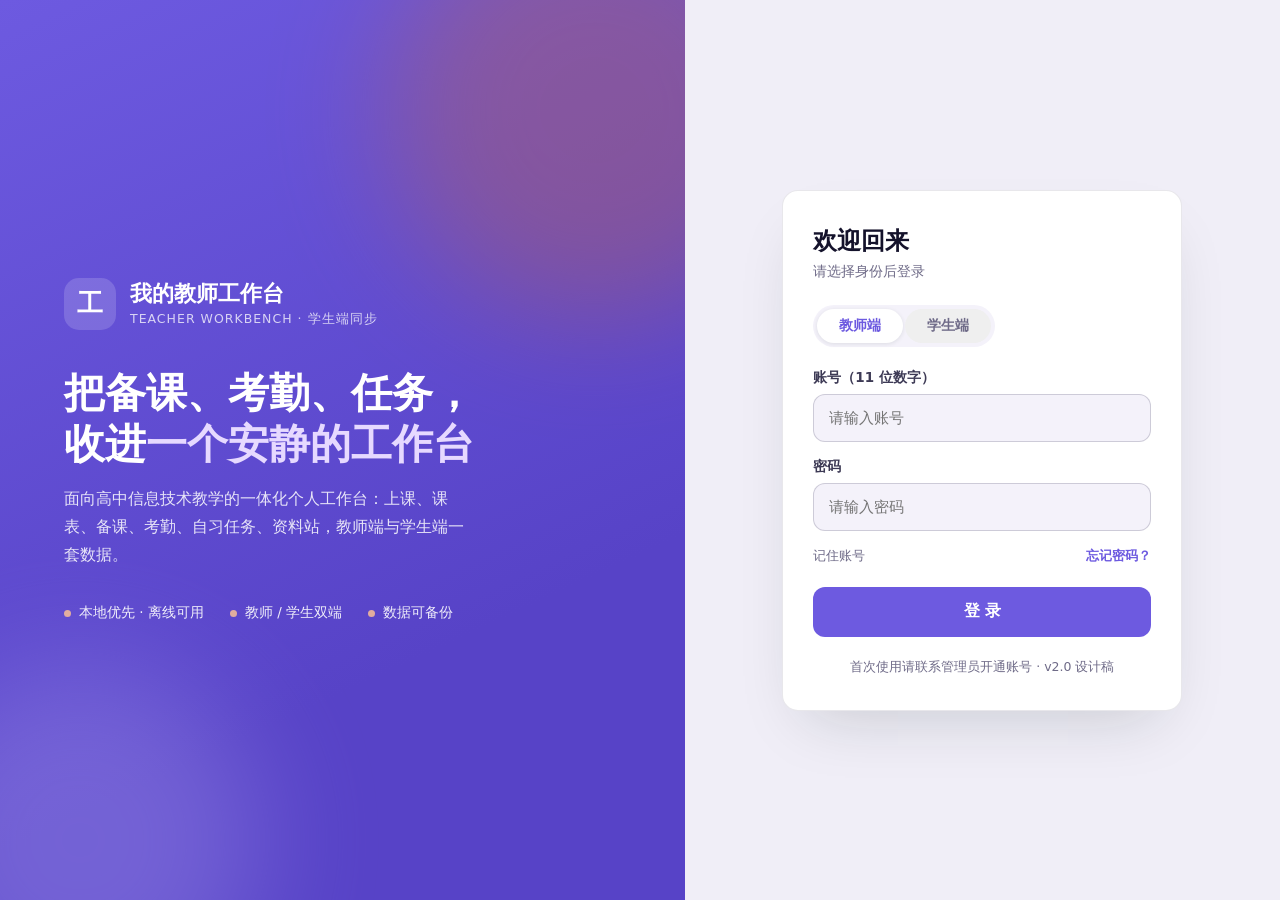
<file: previews/ui-redesign/index.html>
<!DOCTYPE html>
<html lang="zh-CN">
<head>
<meta charset="UTF-8">
<meta name="viewport" content="width=device-width,initial-scale=1,viewport-fit=cover">
<title>教师工作台 · 登录</title>
<style>:root{--page:#f0eef7;--bg:#fff;--panel-2:#f4f2fa;--border:rgba(30,26,60,.10);--border-strong:rgba(30,26,60,.18);--ink-1:#14122b;--ink-2:#3d3a55;--ink-3:#6f6b88;--accent:#6d5ae0;--accent-deep:#5743c7;--accent-soft:rgba(109,90,224,.10);--accent-line:rgba(109,90,224,.28);--accent-2:#d98324;--accent-2-soft:rgba(217,131,36,.14);--r-card:16px;--r-ctl:12px;--r-pill:999px;}*{box-sizing:border-box;margin:0;padding:0;-webkit-tap-highlight-color:transparent}html,body{height:100%}body{font-family:"PingFang SC","Hiragino Sans GB","Microsoft YaHei",system-ui,sans-serif;background:var(--page);color:var(--ink-1);overflow:hidden}button{font:inherit;cursor:pointer;border:0}input{font:inherit;outline:none}.wrap{height:100%;display:grid;grid-template-columns:1.15fr 1fr}.brand{position:relative;overflow:hidden;background:linear-gradient(155deg,#6d5ae0 0%,#5743c7 70%);color:#fff;display:flex;flex-direction:column;justify-content:center;padding:6vw 5vw}.brand .blob{position:absolute;border-radius:50%;filter:blur(60px);opacity:.35;pointer-events:none}.brand .b1{width:420px;height:420px;right:-120px;top:-100px;background:#C4633F}.brand .b2{width:360px;height:360px;left:-100px;bottom:-120px;background:#a99cf0}.brand .logo{display:flex;align-items:center;gap:14px;margin-bottom:38px;position:relative;z-index:1}.brand .mark{width:52px;height:52px;border-radius:15px;background:rgba(255,255,255,.16);display:flex;align-items:center;justify-content:center;font-size:26px;font-weight:800;letter-spacing:.02em}.brand .name{font-size:22px;font-weight:800}.brand .name small{display:block;font-size:12.5px;font-weight:500;opacity:.75;margin-top:2px;letter-spacing:.08em}.brand h1{font-size:clamp(30px,3.2vw,46px);font-weight:800;line-height:1.25;position:relative;z-index:1}.brand h1 em{font-style:normal;color:#e6d9ff}.brand p{margin-top:16px;font-size:15.5px;line-height:1.8;opacity:.85;max-width:42ch;position:relative;z-index:1}.brand .feats{display:flex;gap:26px;margin-top:34px;position:relative;z-index:1;flex-wrap:wrap}.brand .feat{font-size:13.5px;opacity:.9;display:flex;align-items:center;gap:8px}.brand .feat::before{content:"";width:7px;height:7px;border-radius:50%;background:#f0b89a}.form-side{display:flex;align-items:center;justify-content:center;padding:24px}.card{width:100%;max-width:400px;background:var(--bg);border:1px solid var(--border);border-radius:var(--r-card);padding:34px 30px;box-shadow:0 28px 60px -24px rgba(15,35,34,.18)}.card h2{font-size:24px;font-weight:800}.card .sub{font-size:13.5px;color:var(--ink-3);margin:6px 0 24px}.role{display:inline-flex;background:var(--panel-2);border-radius:var(--r-pill);padding:4px;gap:2px;margin-bottom:22px}.role button{padding:8px 22px;border-radius:var(--r-pill);font-size:14px;color:var(--ink-3);font-weight:600}.role button.on{background:#fff;color:var(--accent);box-shadow:0 1px 4px rgba(15,35,34,.1)}.field{margin-bottom:16px}.field label{display:block;font-size:13.5px;font-weight:600;color:var(--ink-2);margin-bottom:7px}.field input{width:100%;height:48px;border:1px solid var(--border-strong);border-radius:var(--r-ctl);padding:0 15px;font-size:15px;background:var(--panel-2)}.field input:focus{border-color:var(--accent-line);background:#fff}.row{display:flex;justify-content:space-between;align-items:center;font-size:13px;color:var(--ink-3);margin:4px 0 22px}.row a{color:var(--accent);text-decoration:none;font-weight:600}.submit{width:100%;height:50px;border-radius:var(--r-ctl);background:var(--accent);color:#fff;font-size:16px;font-weight:700}.submit:active{background:var(--accent-deep)}.foot{margin-top:22px;text-align:center;font-size:12.5px;color:var(--ink-3)}@media(max-width:820px){.wrap{grid-template-columns:1fr;overflow-y:auto}.brand{padding:calc(env(safe-area-inset-top)+48px) 26px 26px;min-height:280px;justify-content:flex-end}.brand .logo{margin-bottom:22px}.brand h1{font-size:28px}.brand p{font-size:14px}.brand .feats{display:none}.form-side{padding:20px 18px 40px}}</style>
</head>
<body>
<div class="wrap">
  <section class="brand">
    <div class="blob b1"></div><div class="blob b2"></div>
    <div class="logo"><div class="mark">工</div><div class="name">我的教师工作台<small>TEACHER WORKBENCH · 学生端同步</small></div></div>
    <h1>把备课、考勤、任务，<br>收进<em>一个安静的工作台</em></h1>
    <p>面向高中信息技术教学的一体化个人工作台：上课、课表、备课、考勤、自习任务、资料站，教师端与学生端一套数据。</p>
    <div class="feats"><span class="feat">本地优先 · 离线可用</span><span class="feat">教师 / 学生双端</span><span class="feat">数据可备份</span></div>
  </section>
  <section class="form-side">
    <form class="card" onsubmit="return false">
      <h2>欢迎回来</h2>
      <div class="sub">请选择身份后登录</div>
      <div class="role">
        <button type="button" class="on">教师端</button>
        <button type="button">学生端</button>
      </div>
      <div class="field"><label>账号（11 位数字）</label><input inputmode="numeric" placeholder="请输入账号"></div>
      <div class="field"><label>密码</label><input type="password" placeholder="请输入密码"></div>
      <div class="row"><span>记住账号</span><a href="#">忘记密码？</a></div>
      <button class="submit" type="button" id="login-btn">登 录</button>
      <div class="foot">首次使用请联系管理员开通账号 · v2.0 设计稿</div>
    </form>
  </section>
</div>
<script>
let role='teacher';
document.querySelectorAll('.role button').forEach(b=>b.onclick=()=>{
  document.querySelectorAll('.role button').forEach(x=>x.classList.toggle('on',x===b));
  role=b.textContent.trim()==='学生端'?'student':'teacher';
});
document.getElementById('login-btn').onclick=()=>{
  location.href=role==='student'?'student.html':'teacher.html';
};
</script>
</body>
</html>
</file>
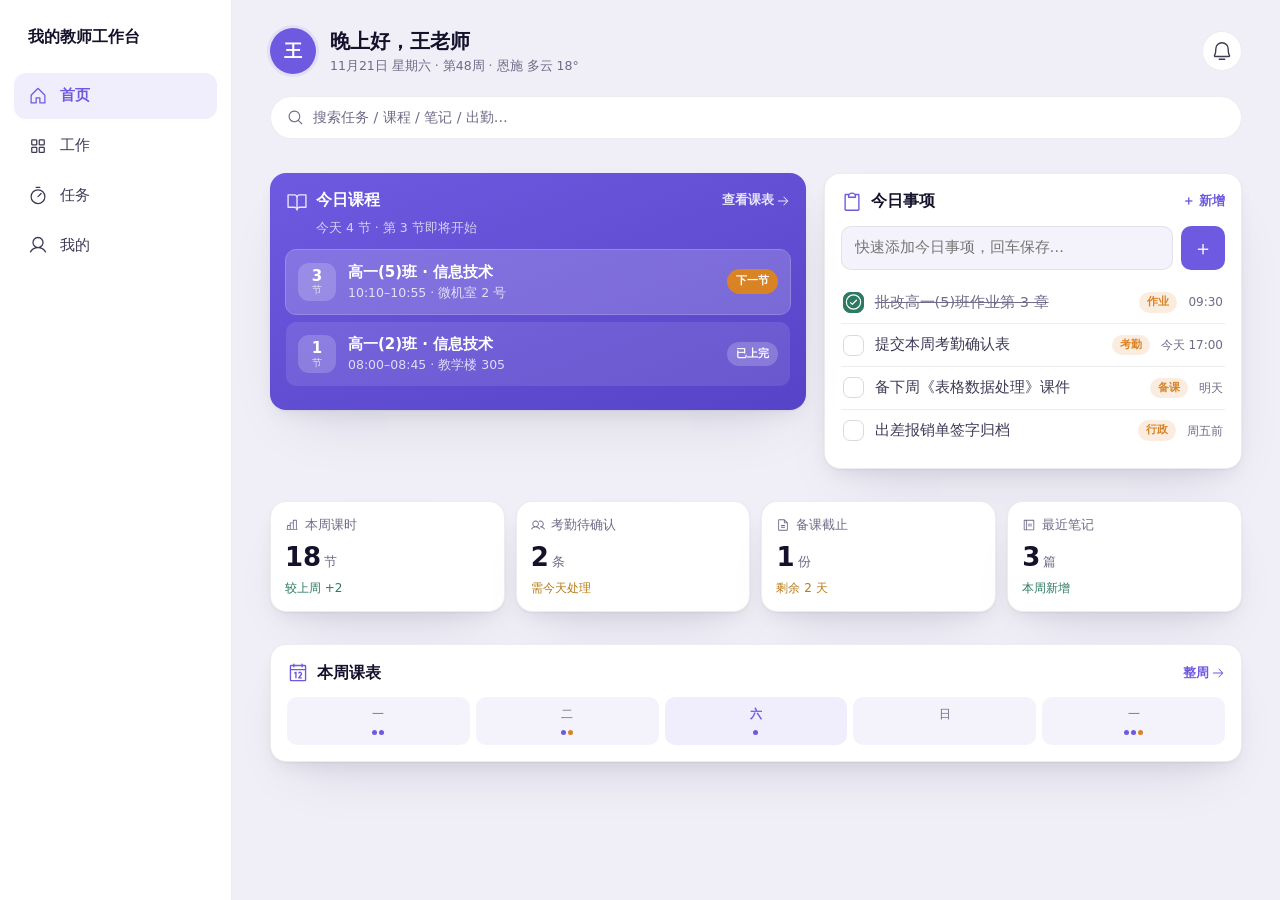
<file: teacher.html>
<!DOCTYPE html>
<html lang="zh-CN">
<head>
<meta charset="UTF-8">
<meta name="viewport" content="width=device-width,initial-scale=1,viewport-fit=cover,maximum-scale=1">
<meta name="theme-color" content="#e9eeed">
<title>教师工作台 · 首页</title>
<style>
/* ══ 设计令牌：多主题，默认「紫」；html[data-theme] 切换 ══ */
:root{
  --page:#f0eef7; --bg:#ffffff; --panel-2:#f4f2fa; --panel-3:#eae7f4;
  --border:rgba(30,26,60,.08); --border-strong:rgba(30,26,60,.16);
  --ink-1:#14122b; --ink-2:#3d3a55; --ink-3:#6f6b88;
  --accent:#6d5ae0; --accent-deep:#5743c7; --accent-soft:rgba(109,90,224,.10); --accent-line:rgba(109,90,224,.28);
  --accent-2:#d98324; --accent-2-soft:rgba(217,131,36,.14);
  --grad-1:#6d5ae0; --grad-2:#5743c7;
  --on-accent:#fff; --up:#2C7A62; --down:#C0453C; --warn:#B77A16;
  --r-shell:24px; --r-card:16px; --r-ctl:10px; --r-pill:999px;
  --ease:cubic-bezier(.22,.75,.3,1); --tab:64px;
  --shadow-card:0 1px 2px rgba(20,18,43,.05),0 8px 20px -6px rgba(20,18,43,.08),0 28px 60px -24px rgba(20,18,43,.12);
  --frame:#ffffff; --frame-2:#e6e2f2; --stage-1:#f0eef7; --stage-2:#e2ddf2;
  --halo-1:var(--accent); --halo-2:var(--accent-2); --halo-a:.18;
}
html[data-theme="teal"]{
  --page:#e9eeed; --panel-2:#f1f5f4; --panel-3:#e7eeec; --border:rgba(16,38,38,.08); --border-strong:rgba(16,38,38,.16);
  --ink-1:#0f2322; --ink-2:#3a4b4a; --ink-3:#6b7d7c;
  --accent:#176C6B; --accent-deep:#0f5251; --accent-soft:rgba(23,108,107,.10); --accent-line:rgba(23,108,107,.28);
  --accent-2:#C4633F; --accent-2-soft:rgba(196,99,63,.12); --grad-1:#176C6B; --grad-2:#0f5251;
  --frame-2:#dfe6e4; --stage-1:#e9eeed; --stage-2:#d5e0de;
}
html[data-theme="blue"]{
  --page:#f2f6fd; --panel-2:#eef3fb; --panel-3:#e4ecf7; --border:rgba(18,38,66,.08); --border-strong:rgba(18,38,66,.16);
  --ink-1:#101d2e; --ink-2:#3a4a5e; --ink-3:#6b7a8c;
  --accent:#0A84FF; --accent-deep:#0066D6; --accent-soft:rgba(10,132,255,.10); --accent-line:rgba(10,132,255,.28);
  --accent-2:#FF9F0A; --accent-2-soft:rgba(255,159,10,.14); --grad-1:#0A84FF; --grad-2:#0066D6;
  --frame-2:#dde7f5; --stage-1:#f2f6fd; --stage-2:#dce7f5;
}
html[data-theme="forest"]{
  --page:#ecf3f0; --panel-2:#f1f6f4; --panel-3:#e6eeea; --border:rgba(18,42,34,.08); --border-strong:rgba(18,42,34,.16);
  --ink-1:#0f211a; --ink-2:#384b43; --ink-3:#6b7d74;
  --accent:#2C7A62; --accent-deep:#1f5e4b; --accent-soft:rgba(44,122,98,.10); --accent-line:rgba(44,122,98,.28);
  --accent-2:#D2693E; --accent-2-soft:rgba(210,105,62,.13); --grad-1:#2C7A62; --grad-2:#1f5e4b;
  --frame-2:#d9e6df; --stage-1:#ecf3f0; --stage-2:#d8e6df;
}
html[data-theme="dark"]{
  --page:#17171d; --bg:#202028; --panel-2:#26262f; --panel-3:#2c2c36;
  --border:rgba(255,255,255,.08); --border-strong:rgba(255,255,255,.16);
  --ink-1:#f2f0f8; --ink-2:#c9c5d6; --ink-3:#9490a6;
  --accent:#8b7cff; --accent-deep:#6d5ae0; --accent-soft:rgba(139,124,255,.14); --accent-line:rgba(139,124,255,.3);
  --accent-2:#e8a25c; --accent-2-soft:rgba(232,162,92,.16); --grad-1:#5a48c9; --grad-2:#3f328f;
  --frame-2:#2c2c36; --stage-1:#17171d; --stage-2:#121217;
  --shadow-card:0 1px 2px rgba(0,0,0,.2),0 8px 20px -6px rgba(0,0,0,.3),0 28px 60px -24px rgba(0,0,0,.4);
}
html[data-theme="cream"]{
  --page:#f3eee2; --bg:#fbf8f0; --panel-2:#efe9da; --panel-3:#e8e0cd;
  --border:rgba(90,74,48,.10); --border-strong:rgba(90,74,48,.18);
  --ink-1:#3a3226; --ink-2:#5c5344; --ink-3:#8a8071;
  --accent:#6b8f6f; --accent-deep:#557559; --accent-soft:rgba(107,143,111,.12); --accent-line:rgba(107,143,111,.3);
  --accent-2:#c08a4e; --accent-2-soft:rgba(192,138,78,.15); --grad-1:#6b8f6f; --grad-2:#557559;
  --frame-2:#e5ddc9; --stage-1:#f3eee2; --stage-2:#e8e0cd;
}
*{box-sizing:border-box;margin:0;padding:0;-webkit-tap-highlight-color:transparent}
html,body{height:100%}
body{background:var(--page);color:var(--ink-1);overflow:hidden;
  font-family:"PingFang SC","Hiragino Sans GB","Microsoft YaHei",system-ui,sans-serif;
  font-size:16px;line-height:1.5}
button{font:inherit;color:inherit;background:none;border:0;cursor:pointer;min-height:24px}
img,svg{display:block;max-width:100%}
.ic{width:22px;height:22px;flex:0 0 auto}
.ic.sm{width:17px;height:17px}
.ic.xs{width:14px;height:14px}

/* ══ 取景框 ══ */
.stage{position:fixed;inset:0;display:flex;align-items:center;justify-content:center;overflow:hidden;
  background:radial-gradient(130% 90% at 50% 8%,var(--stage-1),var(--stage-2) 72%)}
.stage::before{content:"";position:absolute;inset:-18%;z-index:0;pointer-events:none;opacity:var(--halo-a);filter:blur(90px);
  background:radial-gradient(38% 30% at 22% 24%,var(--halo-1),transparent 70%),
             radial-gradient(42% 34% at 78% 74%,var(--halo-2),transparent 70%)}
#app{position:relative;z-index:1;width:100%;height:100%;overflow:hidden;background:var(--page)}
@media(min-width:760px){
  #app{width:390px;height:min(844px,88vh);border-radius:44px;
    box-shadow:0 0 0 11px var(--frame),0 0 0 13px var(--frame-2),0 44px 100px rgba(15,35,34,.22)}
  .notch{position:absolute;top:9px;left:50%;transform:translateX(-50%);width:112px;height:26px;border-radius:15px;background:var(--frame);z-index:60}
}
@media(max-width:759px){.notch{display:none}.stage::before{display:none}}

.statusbar{position:absolute;top:0;left:0;right:0;z-index:55;height:44px;padding:0 22px;display:flex;
  align-items:center;justify-content:space-between;pointer-events:none;font-size:13px;font-weight:600}
.sb-r{display:flex;align-items:center;gap:5px}
.sb-r i{display:block;background:currentColor;border-radius:1px}
.sb-r .sig{width:15px;height:10px;clip-path:polygon(0 72%,18% 72%,18% 100%,0 100%,27% 46%,45% 46%,45% 100%,27% 100%,54% 22%,72% 22%,72% 100%,54% 100%,54% 22%,82% 0,100% 0,100% 100%,82% 100%)}
.sb-r .wifi{width:14px;height:10px;clip-path:polygon(50% 100%,32% 74%,68% 74%,50% 100%,50% 66%,20% 40%,28% 30%,72% 30%,80% 40%,50% 66%,50% 24%,8% 12%,14% 2%,86% 2%,92% 12%)}
.sb-r .bat{width:22px;height:11px;border-radius:3px;box-shadow:inset 0 0 0 1px currentColor;position:relative}
.sb-r .bat::before{content:"";position:absolute;inset:2px;width:64%;background:currentColor;border-radius:1px}

/* ══ 顶栏：问候 + 通知 ══ */
.topbar{position:absolute;top:0;left:0;right:0;z-index:50;
  padding:calc(env(safe-area-inset-top) + 54px) 20px 10px;display:flex;align-items:center;gap:12px}
.avatar{width:44px;height:44px;border-radius:var(--r-pill);background:var(--accent);color:var(--on-accent);
  display:flex;align-items:center;justify-content:center;font-weight:700;font-size:18px;flex:0 0 auto;
  box-shadow:0 0 0 3px var(--accent-soft)}
.greet{flex:1;min-width:0}
.greet .hi{font-size:17px;font-weight:700;color:var(--ink-1)}
.greet .sub{font-size:12.5px;color:var(--ink-3);margin-top:1px}
.icon-btn{width:40px;height:40px;border-radius:var(--r-pill);background:var(--bg);border:1px solid var(--border);
  display:flex;align-items:center;justify-content:center;color:var(--ink-2);position:relative}
.icon-btn .dot{position:absolute;top:9px;right:10px;width:7px;height:7px;border-radius:50%;background:var(--accent-2);border:1.5px solid var(--bg)}

/* ══ 内容流 ══ */
#flow{height:100%;overflow-y:auto;-webkit-overflow-scrolling:touch;scrollbar-width:none;
  padding:calc(env(safe-area-inset-top) + 112px) 16px calc(var(--tab) + env(safe-area-inset-bottom) + 22px)}
#flow::-webkit-scrollbar{display:none}
.panel[hidden]{display:none}

.search{display:flex;align-items:center;gap:9px;background:var(--bg);border:1px solid var(--border);
  border-radius:var(--r-pill);padding:10px 16px;margin-bottom:16px;color:var(--ink-3);font-size:14px}
.search .ic{color:var(--ink-3)}

.card{background:var(--bg);border:1px solid var(--border);border-radius:var(--r-card);
  padding:16px;margin-bottom:14px;box-shadow:var(--shadow-card)}
.card-hd{display:flex;align-items:center;gap:8px;margin-bottom:12px}
.card-hd .ic{color:var(--accent)}
.card-hd h3{font-size:15.5px;font-weight:700;color:var(--ink-1)}
.card-hd .link{margin-left:auto;font-size:12.5px;color:var(--accent);display:flex;align-items:center;gap:2px;font-weight:600}

/* 今日课程：主卡，青底 */
.hero-card{background:linear-gradient(160deg,var(--grad-1) 0%,var(--grad-2) 100%);color:#fff;border:0;overflow:hidden;position:relative}
.hero-card .card-hd h3{color:#fff}
.hero-card .card-hd .ic{color:rgba(255,255,255,.85)}
.hero-card .card-hd .link{color:rgba(255,255,255,.85)}
.hero-card .hero-sub{font-size:12.5px;color:rgba(255,255,255,.72);margin:-6px 0 12px 30px}
.per{display:flex;align-items:center;gap:12px;padding:11px 12px;border-radius:var(--r-ctl);
  background:rgba(255,255,255,.10);margin-bottom:8px}
.per:last-child{margin-bottom:0}
.per.next{background:rgba(255,255,255,.18);outline:1px solid rgba(255,255,255,.32)}
.per .no{width:38px;height:38px;border-radius:11px;background:rgba(255,255,255,.18);display:flex;flex-direction:column;
  align-items:center;justify-content:center;flex:0 0 auto;line-height:1.1}
.per .no b{font-size:15px}
.per .no span{font-size:10px;opacity:.75}
.per .meta{flex:1;min-width:0}
.per .meta .t{font-size:15px;font-weight:600}
.per .meta .d{font-size:12.5px;opacity:.78;margin-top:1px}
.per .badge{font-size:11px;font-weight:700;padding:4px 9px;border-radius:var(--r-pill);background:var(--accent-2);color:#fff}
.per .badge.soft{background:rgba(255,255,255,.2);color:#fff}

/* 今日事项 */
.quick-add{display:flex;gap:8px;margin-bottom:12px}
.quick-add input{flex:1;min-width:0;border:1px solid var(--border);background:var(--panel-2);
  border-radius:var(--r-ctl);padding:10px 13px;font:inherit;font-size:14.5px;color:var(--ink-1);outline:none}
.quick-add input:focus{border-color:var(--accent-line)}
.quick-add button{width:44px;border-radius:var(--r-ctl);background:var(--accent);color:var(--on-accent);
  display:flex;align-items:center;justify-content:center;font-size:20px;font-weight:500;flex:0 0 auto}
.todo{display:flex;align-items:center;gap:11px;padding:10px 2px;border-bottom:1px solid var(--border)}
.todo:last-child{border-bottom:0}
.todo .ck{width:21px;height:21px;border-radius:7px;border:1.5px solid var(--border-strong);flex:0 0 auto;
  display:flex;align-items:center;justify-content:center;color:#fff}
.todo.done .ck{background:var(--up);border-color:var(--up)}
.todo .tx{flex:1;font-size:14.5px;color:var(--ink-2)}
.todo.done .tx{color:var(--ink-3);text-decoration:line-through}
.todo .when{font-size:12px;color:var(--ink-3)}
.todo .tag{font-size:11px;padding:2px 8px;border-radius:var(--r-pill);background:var(--accent-2-soft);color:var(--accent-2);font-weight:600}

/* 统计小卡 2×2 */
.stats{display:grid;grid-template-columns:repeat(2,1fr);gap:11px;margin-bottom:14px}
.stat{background:var(--bg);border:1px solid var(--border);border-radius:var(--r-card);padding:14px;box-shadow:var(--shadow-card)}
.stat .k{font-size:12.5px;color:var(--ink-3);display:flex;align-items:center;gap:6px}
.stat .v{font-size:26px;font-weight:700;color:var(--ink-1);margin-top:4px;font-variant-numeric:tabular-nums}
.stat .v small{font-size:13px;font-weight:500;color:var(--ink-3);margin-left:3px}
.stat .f{font-size:12px;color:var(--up);margin-top:2px}
.stat .f.warn{color:var(--warn)}

/* 周课表条 */
.week{display:flex;gap:6px}
.week .d{flex:1;text-align:center;padding:9px 0;border-radius:var(--r-ctl);background:var(--panel-2)}
.week .d.on{background:var(--accent-soft)}
.week .d .w{font-size:11.5px;color:var(--ink-3)}
.week .d.on .w{color:var(--accent);font-weight:700}
.week .d .dots{display:flex;gap:2px;justify-content:center;margin-top:6px;min-height:6px}
.week .d .dots i{width:5px;height:5px;border-radius:50%;background:var(--accent)}
.week .d .dots i.t{background:var(--accent-2)}

/* ══ 工作中心 ══ */
.group{margin-bottom:18px}
.group-hd{font-size:12.5px;font-weight:700;color:var(--ink-3);letter-spacing:.06em;margin:0 4px 10px}
.grid{display:grid;grid-template-columns:repeat(4,1fr);gap:10px}
.tile{background:var(--bg);border:1px solid var(--border);border-radius:var(--r-card);padding:14px 6px 11px;
  display:flex;flex-direction:column;align-items:center;gap:8px;box-shadow:var(--shadow-card)}
.tile .ti{width:42px;height:42px;border-radius:13px;background:var(--accent-soft);color:var(--accent);
  display:flex;align-items:center;justify-content:center}
.tile.warn .ti{background:var(--accent-2-soft);color:var(--accent-2)}
.tile span{font-size:12.5px;color:var(--ink-2);text-align:center}

/* ══ 任务页 ══ */
.seg{display:inline-flex;background:var(--panel-2);border-radius:var(--r-pill);padding:4px;gap:2px;margin-bottom:14px}
.seg button{padding:7px 15px;border-radius:var(--r-pill);font-size:13.5px;color:var(--ink-3);font-weight:600}
.seg button.on{background:var(--bg);color:var(--accent);box-shadow:var(--shadow-card)}
.task{display:flex;gap:13px;padding:14px;background:var(--bg);border:1px solid var(--border);
  border-radius:var(--r-card);margin-bottom:11px;box-shadow:var(--shadow-card)}
.task .st{width:6px;border-radius:3px;background:var(--accent);flex:0 0 auto}
.task.done .st{background:var(--border-strong)}
.task .b{flex:1;min-width:0}
.task .b .tt{font-size:15px;font-weight:600;color:var(--ink-1)}
.task .b .dd{font-size:12.5px;color:var(--ink-3);margin-top:3px}
.task .meta-row{display:flex;gap:8px;margin-top:9px;flex-wrap:wrap}
.chip{font-size:11.5px;padding:3px 9px;border-radius:var(--r-pill);background:var(--panel-2);color:var(--ink-3);font-weight:600}
.chip.g{background:rgba(44,122,98,.12);color:var(--up)}
.chip.o{background:var(--accent-2-soft);color:var(--accent-2)}
.chip.teal{background:var(--accent-soft);color:var(--accent)}

/* ══ 我的 ══ */
.me-hero{background:linear-gradient(160deg,var(--grad-1),var(--grad-2));border-radius:var(--r-card);padding:20px;
  display:flex;align-items:center;gap:14px;color:#fff;margin-bottom:14px;border:0;box-shadow:var(--shadow-card)}
.me-hero .avatar{width:56px;height:56px;font-size:22px;background:rgba(255,255,255,.18);box-shadow:none}
.me-hero .n{font-size:19px;font-weight:700}
.me-hero .r{font-size:12.5px;opacity:.8;margin-top:2px}
.menu{background:var(--bg);border:1px solid var(--border);border-radius:var(--r-card);overflow:hidden;box-shadow:var(--shadow-card)}
.menu .row{display:flex;align-items:center;gap:13px;padding:15px 16px;border-bottom:1px solid var(--border)}
.menu .row:last-child{border-bottom:0}
.menu .row .ic{color:var(--accent)}
.menu .row .lbl{flex:1;font-size:15px;color:var(--ink-1)}
.menu .row .val{font-size:12.5px;color:var(--ink-3)}
.menu .row .arrow{color:var(--ink-3)}

/* ══ 底部 tab ══ */
.tabbar{position:absolute;left:0;right:0;bottom:0;z-index:50;height:var(--tab);padding-bottom:env(safe-area-inset-bottom);
  display:flex;align-items:stretch;background:var(--bg);border-top:1px solid var(--border)}
.tabbar button{flex:1;display:flex;flex-direction:column;align-items:center;justify-content:center;gap:3px;
  font-size:11px;color:var(--ink-3)}
.tabbar button.on{color:var(--accent);font-weight:600}

/* ══ 弹层 sheet ══ */
.scrim{position:absolute;inset:0;z-index:88;background:rgba(15,35,34,.42);opacity:0;pointer-events:none;transition:opacity .26s var(--ease)}
.scrim.on{opacity:1;pointer-events:auto}
.modal{position:absolute;left:0;right:0;bottom:0;z-index:90;background:var(--bg);border-radius:22px 22px 0 0;
  padding:18px 20px calc(env(safe-area-inset-bottom) + 24px);max-height:82%;overflow-y:auto;
  transform:translateY(100%);transition:transform .3s var(--ease)}
.modal.on{transform:none}
.modal .grab{width:38px;height:4px;border-radius:2px;background:var(--border-strong);margin:0 auto 16px}
.modal h3{font-size:17px;font-weight:700;margin-bottom:4px}
.modal .sub{font-size:12.5px;color:var(--ink-3);margin-bottom:16px}
.att-row{display:flex;align-items:center;gap:12px;padding:11px 0;border-bottom:1px solid var(--border)}
.att-row:last-of-type{border-bottom:0}
.att-row .n{flex:1;font-size:14.5px}
.att-row .c{font-size:12.5px;color:var(--ink-3);display:flex;align-items:center;gap:7px}
.avatars{display:flex;align-items:center;gap:6px}
.av{width:26px;height:26px;border-radius:50%;background:var(--panel-3);color:var(--accent);
  display:flex;align-items:center;justify-content:center;font-size:12px;font-weight:600;border:1px solid var(--border)}
.st-ok{font-size:11.5px;font-weight:700;padding:3px 9px;border-radius:var(--r-pill);background:rgba(44,122,98,.12);color:var(--up)}
.st-wait{font-size:11.5px;font-weight:700;padding:3px 9px;border-radius:var(--r-pill);background:var(--accent-2-soft);color:var(--accent-2)}
.modal .cta-row{display:flex;gap:10px;margin-top:18px}
.btn-primary{flex:1;height:48px;border-radius:var(--r-ctl);background:var(--accent);color:var(--on-accent);font-weight:700;font-size:15.5px}
.btn-ghost{flex:1;height:48px;border-radius:var(--r-ctl);border:1px solid var(--border-strong);color:var(--ink-2);font-weight:600}
.themes{display:grid;grid-template-columns:repeat(2,1fr);gap:11px;margin-top:6px}
.theme-opt{display:flex;align-items:center;gap:11px;padding:13px;border:1px solid var(--border);border-radius:var(--r-ctl);text-align:left;background:var(--bg)}
.theme-opt.on{border-color:var(--accent-line);background:var(--accent-soft)}
.theme-opt .sw{width:30px;height:30px;border-radius:9px;flex:0 0 auto}
.theme-opt .tn{font-size:14px;font-weight:700;color:var(--ink-1)}
.theme-opt .td{font-size:11.5px;color:var(--ink-3)}

.toast{position:absolute;left:50%;bottom:calc(var(--tab) + 24px);z-index:70;transform:translate(-50%,14px);opacity:0;
  pointer-events:none;max-width:78%;padding:11px 18px;border-radius:var(--r-pill);background:rgba(15,35,34,.88);
  color:#fff;font-size:13.5px;transition:opacity .28s var(--ease),transform .28s var(--ease)}
.toast.on{opacity:1;transform:translate(-50%,0)}
/* ══ PC 桌面布局（≥1024px）：左侧栏 + 多列内容；760–1023 仍为手机壳预览 ══ */
@media(min-width:1024px){
  .stage{background:radial-gradient(130% 90% at 50% 8%,var(--stage-1),var(--stage-2) 72%)}
  .stage::before{display:none}
  .notch,.statusbar{display:none}
  #app{width:100%;height:100%;border-radius:0;box-shadow:none;background:var(--page);
    display:grid;grid-template-columns:232px 1fr;grid-template-rows:auto 1fr}

  /* 侧栏导航 */
  .tabbar{position:static;grid-column:1;grid-row:1/-1;height:auto;flex-direction:column;gap:4px;
    background:var(--bg);border-right:1px solid var(--border);border-top:0;padding:26px 14px 20px;align-items:stretch}
  .tabbar::before{content:"我的教师工作台";font-size:15.5px;font-weight:800;color:var(--ink-1);
    padding:0 14px 20px;display:flex;align-items:center;gap:10px}
  .tabbar button{flex:none;flex-direction:row;gap:12px;justify-content:flex-start;align-items:center;
    padding:12px 14px;border-radius:12px;font-size:14.5px;color:var(--ink-2)}
  .tabbar button.on{background:var(--accent-soft);color:var(--accent);font-weight:700}
  .tabbar button .ic{width:20px;height:20px}

  /* 顶栏改为内容区页眉 */
  .topbar{position:static;grid-column:2;grid-row:1;padding:26px 38px 4px;gap:14px}
  .topbar .avatar{width:46px;height:46px}
  .topbar .greet .hi{font-size:20px}

  /* 内容流 */
  #flow{position:static;grid-column:2;grid-row:2;height:100%;padding:16px 38px 40px;scrollbar-width:thin}
  #flow::-webkit-scrollbar{width:8px}
  #flow::-webkit-scrollbar-thumb{background:var(--panel-3);border-radius:4px}

  /* 首页：左课程右事项，统计 4 列，课表通栏 */
  [data-panel=home]{display:grid;grid-template-columns:1.28fr 1fr;gap:18px;align-items:start}
  [data-panel=home] .search{grid-column:1/-1}
  .hero-card{grid-column:1}
  .home-todo{grid-column:2}
  .stats{grid-column:1/-1;grid-template-columns:repeat(4,1fr)}
  [data-panel=home] > .card:last-of-type{grid-column:1/-1}

  /* 工作中心：两组一行，宫格加大 */
  [data-panel=work]{display:grid;grid-template-columns:1fr 1fr;column-gap:24px}
  .group{margin-bottom:24px}
  .grid{gap:14px}
  .tile{padding:18px 10px 15px}
  .tile .ti{width:48px;height:48px}

  /* 任务页限宽 */
  [data-panel=task]{max-width:900px}
  .task{padding:18px 20px}

  /* 我的：左名片右菜单 */
  [data-panel=me]{display:grid;grid-template-columns:360px 1fr;gap:18px;align-items:start;max-width:1100px}
  .me-hero{margin-bottom:0}

  /* 弹层居中对话框 */
  .modal{left:50%;top:50%;right:auto;bottom:auto;width:500px;max-width:92vw;
    transform:translate(-50%,140%);visibility:hidden;border-radius:22px;padding:26px 26px 24px;max-height:84%}
  .modal.on{transform:translate(-50%,-50%);visibility:visible}
  .modal .grab{display:none}
  .toast{bottom:28px}
}
@media(prefers-reduced-motion:reduce){*{animation:none!important;transition:none!important}}
</style>
</head>
<body>
<div class="stage"><div id="app">
  <div class="notch"></div>
  <div class="statusbar"><span>21:41</span><span class="sb-r"><i class="sig"></i><i class="wifi"></i><i class="bat"></i></span></div>

  <!-- 顶栏 -->
  <div class="topbar">
    <div class="avatar">王</div>
    <div class="greet">
      <div class="hi">晚上好，王老师</div>
      <div class="sub">11月21日 星期六 · 第48周 · 恩施 多云 18°</div>
    </div>
    <button class="icon-btn" id="bell" aria-label="通知" data-ic="bell-simple"></button>
  </div>

  <div id="flow">
    <!-- ══ 首页 ══ -->
    <section class="panel" data-panel="home">
      <div class="search"><span data-ic="magnifying-glass" class="ic sm"></span>搜索任务 / 课程 / 笔记 / 出勤…</div>

      <article class="card hero-card" data-expand>
        <div class="card-hd"><span data-ic="book-open" class="ic"></span><h3>今日课程</h3>
          <button class="link" id="timetable-link">查看课表 <span data-ic="arrow-right" class="ic xs"></span></button>
        </div>
        <div class="hero-sub">今天 4 节 · 第 3 节即将开始</div>
        <div class="per next">
          <div class="no"><b>3</b><span>节</span></div>
          <div class="meta"><div class="t">高一(5)班 · 信息技术</div><div class="d">10:10–10:55 · 微机室 2 号</div></div>
          <span class="badge">下一节</span>
        </div>
        <div class="per"><div class="no"><b>1</b><span>节</span></div>
          <div class="meta"><div class="t">高一(2)班 · 信息技术</div><div class="d">08:00–08:45 · 教学楼 305</div></div>
          <span class="badge soft">已上完</span></div>
        <div class="more" data-expand-more></div>
      </article>

      <article class="card home-todo">
        <div class="card-hd"><span data-ic="clipboard" class="ic"></span><h3>今日事项</h3>
          <button class="link" id="quick-add-btn">＋ 新增</button>
        </div>
        <div class="quick-add">
          <input id="qa" type="text" placeholder="快速添加今日事项，回车保存…">
          <button id="qa-add" aria-label="添加">＋</button>
        </div>
        <div class="todo done"><span class="ck" data-ic="check-circle" class="ic xs"></span>
          <span class="tx">批改高一(5)班作业第 3 章</span><span class="tag">作业</span><span class="when">09:30</span></div>
        <div class="todo"><span class="ck"></span>
          <span class="tx">提交本周考勤确认表</span><span class="tag">考勤</span><span class="when">今天 17:00</span></div>
        <div class="todo"><span class="ck"></span>
          <span class="tx">备下周《表格数据处理》课件</span><span class="tag">备课</span><span class="when">明天</span></div>
        <div class="todo"><span class="ck"></span>
          <span class="tx">出差报销单签字归档</span><span class="tag">行政</span><span class="when">周五前</span></div>
      </article>

      <div class="stats">
        <div class="stat"><div class="k"><span data-ic="chart-bar" class="ic xs"></span>本周课时</div>
          <div class="v">18<small>节</small></div><div class="f">较上周 +2</div></div>
        <div class="stat"><div class="k"><span data-ic="users" class="ic xs"></span>考勤待确认</div>
          <div class="v">2<small>条</small></div><div class="f warn">需今天处理</div></div>
        <div class="stat"><div class="k"><span data-ic="file-text" class="ic xs"></span>备课截止</div>
          <div class="v">1<small>份</small></div><div class="f warn">剩余 2 天</div></div>
        <div class="stat"><div class="k"><span data-ic="notebook" class="ic xs"></span>最近笔记</div>
          <div class="v">3<small>篇</small></div><div class="f">本周新增</div></div>
      </div>

      <article class="card">
        <div class="card-hd"><span data-ic="calendar" class="ic"></span><h3>本周课表</h3>
          <button class="link">整周 <span data-ic="arrow-right" class="ic xs"></span></button>
        </div>
        <div class="week">
          <div class="d"><div class="w">一</div><div class="dots"><i></i><i></i></div></div>
          <div class="d"><div class="w">二</div><div class="dots"><i></i><i class="t"></i></div></div>
          <div class="d on"><div class="w">六</div><div class="dots"><i></i></div></div>
          <div class="d"><div class="w">日</div><div class="dots"></div></div>
          <div class="d"><div class="w">一</div><div class="dots"><i></i><i></i><i class="t"></i></div></div>
        </div>
      </article>
    </section>

    <!-- ══ 工作中心 ══ -->
    <section class="panel" data-panel="work" hidden>
      <div class="group">
        <div class="group-hd">教学</div>
        <div class="grid">
          <button class="tile" data-open-att><span class="ti" data-ic="book-open"></span><span>上课</span></button>
          <button class="tile"><span class="ti" data-ic="calendar"></span><span>课表</span></button>
          <button class="tile"><span class="ti" data-ic="file-text"></span><span>备课</span></button>
          <button class="tile"><span class="ti" data-ic="graduation-cap"></span><span>教材</span></button>
        </div>
      </div>
      <div class="group">
        <div class="group-hd">教务</div>
        <div class="grid">
          <button class="tile" data-open-att><span class="ti" data-ic="users"></span><span>考勤</span></button>
          <button class="tile warn"><span class="ti" data-ic="shield"></span><span>监考</span></button>
          <button class="tile warn"><span class="ti" data-ic="car"></span><span>出差</span></button>
          <button class="tile"><span class="ti" data-ic="wrench"></span><span>维修</span></button>
        </div>
      </div>
      <div class="group">
        <div class="group-hd">记录与学习</div>
        <div class="grid">
          <button class="tile"><span class="ti" data-ic="notebook"></span><span>笔记</span></button>
          <button class="tile"><span class="ti" data-ic="pencil"></span><span>便签</span></button>
          <button class="tile"><span class="ti" data-ic="book"></span><span>学习</span></button>
          <button class="tile"><span class="ti" data-ic="timer"></span><span>自习任务</span></button>
        </div>
      </div>
      <div class="group">
        <div class="group-hd">学生工具</div>
        <div class="grid">
          <button class="tile"><span class="ti" data-ic="dice-one"></span><span>点名</span></button>
          <button class="tile warn"><span class="ti" data-ic="gift"></span><span>盲盒</span></button>
          <button class="tile warn"><span class="ti" data-ic="warning"></span><span>违纪</span></button>
          <button class="tile"><span class="ti" data-ic="chat"></span><span>留言板</span></button>
        </div>
      </div>
    </section>

    <!-- ══ 任务 ══ -->
    <section class="panel" data-panel="task" hidden>
      <div class="seg"><button class="on">全部</button><button>进行中</button><button>已结束</button></div>
      <div class="task" data-state="doing"><div class="st"></div><div class="b">
        <div class="tt">高一(5)班 · 第 4 节自习任务</div>
        <div class="dd">课堂自习 · 35 分钟 · 10:10 发布</div>
        <div class="meta-row"><span class="chip teal">进行中</span><span class="chip">28 人已签到</span><span class="chip">计课时</span></div>
      </div></div>
      <div class="task" data-state="doing"><div class="st"></div><div class="b">
        <div class="tt">高一(2)班 · 错题整理专项</div>
        <div class="dd">课后任务 · 40 分钟 · 昨天 16:30 发布</div>
        <div class="meta-row"><span class="chip teal">进行中</span><span class="chip">31 人已交</span><span class="chip">学生端可见</span></div>
      </div></div>
      <div class="task done" data-state="done"><div class="st"></div><div class="b">
        <div class="tt">高一(3)班 · 上午默写任务</div>
        <div class="dd">课堂自习 · 20 分钟 · 今天 09:00</div>
        <div class="meta-row"><span class="chip g">已结束</span><span class="chip">42 人完成</span></div>
      </div></div>
    </section>

    <!-- ══ 我的 ══ -->
    <section class="panel" data-panel="me" hidden>
      <div class="me-hero">
        <div class="avatar">王</div>
        <div><div class="n">王老师</div><div class="r">高一信息技术 · 工号 T2026018</div></div>
      </div>
      <div class="menu">
        <div class="row"><span data-ic="user" class="ic"></span><span class="lbl">个人信息</span><span class="val">昵称 / 学科 / 班级</span><span class="arrow" data-ic="arrow-right" class="ic xs"></span></div>
        <div class="row"><span data-ic="shield" class="ic"></span><span class="lbl">账号安全</span><span class="val">密码 / PIN / 绑定</span><span class="arrow" data-ic="arrow-right" class="ic xs"></span></div>
        <div class="row" id="theme-row"><span data-ic="gear" class="ic"></span><span class="lbl">主题配色</span><span class="val" id="theme-val">紫云</span><span class="arrow" data-ic="arrow-right" class="ic xs"></span></div>
        <div class="row"><span data-ic="folder" class="ic"></span><span class="lbl">数据备份与恢复</span><span class="val">本地 + 云端</span><span class="arrow" data-ic="arrow-right" class="ic xs"></span></div>
        <div class="row"><span data-ic="trash" class="ic"></span><span class="lbl">回收站</span><span class="val">12 条记录</span><span class="arrow" data-ic="arrow-right" class="ic xs"></span></div>
      </div>
    </section>
  </div>

  <nav class="tabbar">
    <button class="on" data-go="home"><span data-ic="house" class="ic sm"></span>首页</button>
    <button data-go="work"><span data-ic="grid" class="ic sm"></span>工作</button>
    <button data-go="task"><span data-ic="timer" class="ic sm"></span>任务</button>
    <button data-go="me"><span data-ic="user" class="ic sm"></span>我的</button>
  </nav>

  <div class="toast" id="toast"></div>
  <div class="scrim" id="scrim"></div>
  <div class="modal" id="theme-modal">
    <div class="grab"></div>
    <h3>主题配色</h3>
    <div class="sub">切换后自动保存，教师端与学生端同步</div>
    <div class="themes">
      <button class="theme-opt" data-t="purple"><span class="sw" style="background:linear-gradient(135deg,#6d5ae0,#5743c7)"></span><span><span class="tn">紫云</span><br><span class="td">默认 · 紫</span></span></button>
      <button class="theme-opt" data-t="teal"><span class="sw" style="background:linear-gradient(135deg,#176C6B,#0f5251)"></span><span><span class="tn">青山</span><br><span class="td">青 · 沉稳</span></span></button>
      <button class="theme-opt" data-t="blue"><span class="sw" style="background:linear-gradient(135deg,#0A84FF,#0066D6)"></span><span><span class="tn">晴蓝</span><br><span class="td">旧版蓝系</span></span></button>
      <button class="theme-opt" data-t="forest"><span class="sw" style="background:linear-gradient(135deg,#2C7A62,#1f5e4b)"></span><span><span class="tn">墨绿</span><br><span class="td">护眼 · 深绿</span></span></button>
      <button class="theme-opt" data-t="dark"><span class="sw" style="background:linear-gradient(135deg,#202028,#5a48c9)"></span><span><span class="tn">暗夜</span><br><span class="td">深色 · 夜间</span></span></button>
      <button class="theme-opt" data-t="cream"><span class="sw" style="background:linear-gradient(135deg,#6b8f6f,#f3eee2)"></span><span><span class="tn">护眼米</span><br><span class="td">纸感 · 米色</span></span></button>
    </div>
  </div>
  <div class="modal" id="modal">
    <div class="grab"></div>
    <h3>今日考勤 · 高一(5)班</h3>
    <div class="sub">第 3 节 · 应到 42 人 · 已确认 40 人</div>
    <div class="att-row"><span class="n">应到人数</span><span class="c">42</span></div>
    <div class="att-row"><span class="n">实到 / 请假 / 缺席</span><span class="c">40 / 2 / 0</span></div>
    <div class="att-row"><span class="n">状态</span><span class="st-wait">已修改 · 待确认</span></div>
    <div class="att-row"><span class="n">请假学生</span>
      <span class="c avatars"><span class="av">李</span><span class="av">周</span>2 人请假</span></div>
    <div class="cta-row">
      <button class="btn-ghost" id="modal-close">取消</button>
      <button class="btn-primary" id="modal-ok">确认考勤</button>
    </div>
  </div>
</div></div>

<script>
/* ══ Phosphor 图标注入（regular 字重，单一字重）══ */
const ICONS={
house:'M219.31,108.68l-80-80a16,16,0,0,0-22.62,0l-80,80A15.87,15.87,0,0,0,32,120v96a8,8,0,0,0,8,8h64a8,8,0,0,0,8-8V160h32v56a8,8,0,0,0,8,8h64a8,8,0,0,0,8-8V120A15.87,15.87,0,0,0,219.31,108.68ZM208,208H160V152a8,8,0,0,0-8-8H104a8,8,0,0,0-8,8v56H48V120l80-80,80,80Z',
'book-open':'M232,48H160a40,40,0,0,0-32,16A40,40,0,0,0,96,48H24a8,8,0,0,0-8,8V200a8,8,0,0,0,8,8H96a24,24,0,0,1,24,24,8,8,0,0,0,16,0,24,24,0,0,1,24-24h72a8,8,0,0,0,8-8V56A8,8,0,0,0,232,48ZM96,192H32V64H96a24,24,0,0,1,24,24V200A39.81,39.81,0,0,0,96,192Zm128,0H160a39.81,39.81,0,0,0-24,8V88a24,24,0,0,1,24-24h64Z',
calendar:'M208,32H184V24a8,8,0,0,0-16,0v8H88V24a8,8,0,0,0-16,0v8H48A16,16,0,0,0,32,48V208a16,16,0,0,0,16,16H208a16,16,0,0,0,16-16V48A16,16,0,0,0,208,32ZM72,48v8a8,8,0,0,0,16,0V48h80v8a8,8,0,0,0,16,0V48h24V80H48V48ZM208,208H48V96H208V208Zm-96-88v64a8,8,0,0,1-16,0V132.94l-4.42,2.22a8,8,0,0,1-7.16-14.32l16-8A8,8,0,0,1,112,120Zm59.16,30.45L152,176h16a8,8,0,0,1,0,16H136a8,8,0,0,1-6.4-12.8l28.78-38.37A8,8,0,1,0,145.07,132a8,8,0,1,1-13.85-8A24,24,0,0,1,176,136,23.76,23.76,0,0,1,171.16,150.45Z',
notebook:'M184,112a8,8,0,0,1-8,8H112a8,8,0,0,1,0-16h64A8,8,0,0,1,184,112Zm-8,24H112a8,8,0,0,0,0,16h64a8,8,0,0,0,0-16Zm48-88V208a16,16,0,0,1-16,16H48a16,16,0,0,1-16-16V48A16,16,0,0,1,48,32H208A16,16,0,0,1,224,48ZM48,208H72V48H48Zm160,0V48H88V208H208Z',
users:'M117.25,157.92a60,60,0,1,0-66.5,0A95.83,95.83,0,0,0,3.53,195.63a8,8,0,1,0,13.4,8.74,80,80,0,0,1,134.14,0,8,8,0,0,0,13.4-8.74A95.83,95.83,0,0,0,117.25,157.92ZM40,108a44,44,0,1,1,44,44A44.05,44.05,0,0,1,40,108Zm210.14,98.7a8,8,0,0,1-11.07-2.33A79.83,79.83,0,0,0,172,168a8,8,0,0,1,0-16,44,44,0,1,0-16.34-84.87,8,8,0,1,1-5.94-14.85,60,60,0,0,1,55.53,105.64,95.83,95.83,0,0,1,47.22,37.71A8,8,0,0,1,250.14,206.7Z',
shield:'M208,40H48A16,16,0,0,0,32,56v56c0,52.72,25.52,84.67,46.93,102.19,23.06,18.86,46,25.27,47,25.53a8,8,0,0,0,4.2,0c1-.26,23.91-6.67,47-25.53C198.48,196.67,224,164.72,224,112V56A16,16,0,0,0,208,40Zm0,72c0,37.07-13.66,67.16-40.6,89.42A129.3,129.3,0,0,1,128,223.62a128.25,128.25,0,0,1-38.92-21.81C61.82,179.51,48,149.3,48,112l0-56,160,0Z',
car:'M240,104H229.2L201.42,41.5A16,16,0,0,0,186.8,32H69.2a16,16,0,0,0-14.62,9.5L26.8,104H16a8,8,0,0,0,0,16h8v80a16,16,0,0,0,16,16H64a16,16,0,0,0,16-16V184h96v16a16,16,0,0,0,16,16h24a16,16,0,0,0,16-16V120h8a8,8,0,0,0,0-16ZM69.2,48H186.8l24.89,56H44.31ZM64,200H40V184H64Zm128,0V184h24v16Zm24-32H40V120H216ZM56,144a8,8,0,0,1,8-8H80a8,8,0,0,1,0,16H64A8,8,0,0,1,56,144Zm112,0a8,8,0,0,1,8-8h16a8,8,0,0,1,0,16H176A8,8,0,0,1,168,144Z',
wrench:'M226.76,69a8,8,0,0,0-12.84-2.88l-40.3,37.19-17.23-3.7-3.7-17.23,37.19-40.3A8,8,0,0,0,187,29.24,72,72,0,0,0,88,96,72.34,72.34,0,0,0,94,124.94L33.79,177c-.15.12-.29.26-.43.39a32,32,0,0,0,45.26,45.26c.13-.13.27-.28.39-.42L131.06,162A72,72,0,0,0,232,96,71.56,71.56,0,0,0,226.76,69ZM160,152a56.14,56.14,0,0,1-27.07-7,8,8,0,0,0-9.92,1.77L67.11,211.51a16,16,0,0,1-22.62-22.62L109.18,133a8,8,0,0,0,1.77-9.93,56,56,0,0,1,58.36-82.31l-31.2,33.81a8,8,0,0,0-1.94,7.1L141.83,108a8,8,0,0,0,6.14,6.14l26.35,5.66a8,8,0,0,0,7.1-1.94l33.81-31.2A56.06,56.06,0,0,1,160,152Z',
chat:'M216,48H40A16,16,0,0,0,24,64V224a15.84,15.84,0,0,0,9.25,14.5A16.05,16.05,0,0,0,40,240a15.89,15.89,0,0,0,10.25-3.78l.09-.07L83,208H216a16,16,0,0,0,16-16V64A16,16,0,0,0,216,48ZM40,224h0ZM216,192H80a8,8,0,0,0-5.23,1.95L40,224V64H216Z',
'graduation-cap':'M251.76,88.94l-120-64a8,8,0,0,0-7.52,0l-120,64a8,8,0,0,0,0,14.12L32,117.87v48.42a15.91,15.91,0,0,0,4.06,10.65C49.16,191.53,78.51,216,128,216a130,130,0,0,0,48-8.76V240a8,8,0,0,0,16,0V199.51a115.63,115.63,0,0,0,27.94-22.57A15.91,15.91,0,0,0,224,166.29V117.87l27.76-14.81a8,8,0,0,0,0-14.12ZM128,200c-43.27,0-68.72-21.14-80-33.71V126.4l76.24,40.66a8,8,0,0,0,7.52,0L176,143.47v46.34C163.4,195.69,147.52,200,128,200Zm80-33.75a97.83,97.83,0,0,1-16,14.25V134.93l16-8.53ZM188,118.94l-.22-.13-56-29.87a8,8,0,0,0-7.52,14.12L171,128l-43,22.93L25,96,128,41.07,231,96Z',
timer:'M128,40a96,96,0,1,0,96,96A96.11,96.11,0,0,0,128,40Zm0,176a80,80,0,1,1,80-80A80.09,80.09,0,0,1,128,216ZM173.66,90.34a8,8,0,0,1,0,11.32l-40,40a8,8,0,0,1-11.32-11.32l40-40A8,8,0,0,1,173.66,90.34ZM96,16a8,8,0,0,1,8-8h48a8,8,0,0,1,0,16H104A8,8,0,0,1,96,16Z',
folder:'M216,72H131.31L104,44.69A15.86,15.86,0,0,0,92.69,40H40A16,16,0,0,0,24,56V200.62A15.4,15.4,0,0,0,39.38,216H216.89A15.13,15.13,0,0,0,232,200.89V88A16,16,0,0,0,216,72ZM40,56H92.69l16,16H40ZM216,200H40V88H216Z',
'dice-one':'M192,32H64A32,32,0,0,0,32,64V192a32,32,0,0,0,32,32H192a32,32,0,0,0,32-32V64A32,32,0,0,0,192,32Zm16,160a16,16,0,0,1-16,16H64a16,16,0,0,1-16-16V64A16,16,0,0,1,64,48H192a16,16,0,0,1,16,16Zm-68-64a12,12,0,1,1-12-12A12,12,0,0,1,140,128Z',
gift:'M216,72H180.92c.39-.33.79-.65,1.17-1A29.53,29.53,0,0,0,192,49.57,32.62,32.62,0,0,0,158.44,16,29.53,29.53,0,0,0,137,25.91a54.94,54.94,0,0,0-9,14.48,54.94,54.94,0,0,0-9-14.48A29.53,29.53,0,0,0,97.56,16,32.62,32.62,0,0,0,64,49.57,29.53,29.53,0,0,0,73.91,71c.38.33.78.65,1.17,1H40A16,16,0,0,0,24,88v32a16,16,0,0,0,16,16v64a16,16,0,0,0,16,16H200a16,16,0,0,0,16-16V136a16,16,0,0,0,16-16V88A16,16,0,0,0,216,72ZM149,36.51a13.69,13.69,0,0,1,10-4.5h.49A16.62,16.62,0,0,1,176,49.08a13.69,13.69,0,0,1-4.5,10c-9.49,8.4-25.24,11.36-35,12.4C137.7,60.89,141,45.5,149,36.51Zm-64.09.36A16.63,16.63,0,0,1,96.59,32h.49a13.69,13.69,0,0,1,10,4.5c8.39,9.48,11.35,25.2,12.39,34.92-9.72-1-25.44-4-34.92-12.39a13.69,13.69,0,0,1-4.5-10A16.6,16.6,0,0,1,84.87,36.87ZM40,88h80v32H40Zm16,48h64v64H56Zm144,64H136V136h64Zm16-80H136V88h80v32Z',
warning:'M236.8,188.09,149.35,36.22h0a24.76,24.76,0,0,0-42.7,0L19.2,188.09a23.51,23.51,0,0,0,0,23.72A24.35,24.35,0,0,0,40.55,224h174.9a24.35,24.35,0,0,0,21.33-12.19A23.51,23.51,0,0,0,236.8,188.09ZM222.93,203.8a8.5,8.5,0,0,1-7.48,4.2H40.55a8.5,8.5,0,0,1-7.48-4.2,7.59,7.59,0,0,1,0-7.72L120.52,44.21a8.75,8.75,0,0,1,15,0l87.45,151.87A7.59,7.59,0,0,1,222.93,203.8ZM120,144V104a8,8,0,0,1,16,0v40a8,8,0,0,1-16,0Zm20,36a12,12,0,1,1-12-12A12,12,0,0,1,140,180Z',
trash:'M216,48H176V40a24,24,0,0,0-24-24H104A24,24,0,0,0,80,40v8H40a8,8,0,0,0,0,16h8V208a16,16,0,0,0,16,16H192a16,16,0,0,0,16-16V64h8a8,8,0,0,0,0-16ZM96,40a8,8,0,0,1,8-8h48a8,8,0,0,1,8,8v8H96Zm96,168H64V64H192ZM112,104v64a8,8,0,0,1-16,0V104a8,8,0,0,1,16,0Zm48,0v64a8,8,0,0,1-16,0V104a8,8,0,0,1,16,0Z',
'check-circle':'M173.66,98.34a8,8,0,0,1,0,11.32l-56,56a8,8,0,0,1-11.32,0l-24-24a8,8,0,0,1,11.32-11.32L112,148.69l50.34-50.35A8,8,0,0,1,173.66,98.34ZM232,128A104,104,0,1,1,128,24,104.11,104.11,0,0,1,232,128Zm-16,0a88,88,0,1,0-88,88A88.1,88.1,0,0,0,216,128Z',
'arrow-right':'M221.66,133.66l-72,72a8,8,0,0,1-11.32-11.32L196.69,136H40a8,8,0,0,1,0-16H196.69L138.34,61.66a8,8,0,0,1,11.32-11.32l72,72A8,8,0,0,1,221.66,133.66Z',
gear:'M128,80a48,48,0,1,0,48,48A48.05,48.05,0,0,0,128,80Zm0,80a32,32,0,1,1,32-32A32,32,0,0,1,128,160Zm88-29.84q.06-2.16,0-4.32l14.92-18.64a8,8,0,0,0,1.48-7.06,107.21,107.21,0,0,0-10.88-26.25,8,8,0,0,0-6-3.93l-23.72-2.64q-1.48-1.56-3-3L186,40.54a8,8,0,0,0-3.94-6,107.71,107.71,0,0,0-26.25-10.87,8,8,0,0,0-7.06,1.49L130.16,40Q128,40,125.84,40L107.2,25.11a8,8,0,0,0-7.06-1.48A107.6,107.6,0,0,0,73.89,34.51a8,8,0,0,0-3.93,6L67.32,64.27q-1.56,1.49-3,3L40.54,70a8,8,0,0,0-6,3.94,107.71,107.71,0,0,0-10.87,26.25,8,8,0,0,0,1.49,7.06L40,125.84Q40,128,40,130.16L25.11,148.8a8,8,0,0,0-1.48,7.06,107.21,107.21,0,0,0,10.88,26.25,8,8,0,0,0,6,3.93l23.72,2.64q1.49,1.56,3,3L70,215.46a8,8,0,0,0,3.94,6,107.71,107.71,0,0,0,26.25,10.87,8,8,0,0,0,7.06-1.49L125.84,216q2.16.06,4.32,0l18.64,14.92a8,8,0,0,0,7.06,1.48,107.21,107.21,0,0,0,26.25-10.88,8,8,0,0,0,3.93-6l2.64-23.72q1.56-1.48,3-3L215.46,186a8,8,0,0,0,6-3.94,107.71,107.71,0,0,0,10.87-26.25,8,8,0,0,0-1.49-7.06Zm-16.1-6.5a73.93,73.93,0,0,1,0,8.68,8,8,0,0,0,1.74,5.48l14.19,17.73a91.57,91.57,0,0,1-6.23,15L187,173.11a8,8,0,0,0-5.1,2.64,74.11,74.11,0,0,1-6.14,6.14,8,8,0,0,0-2.64,5.1l-2.51,22.58a91.32,91.32,0,0,1-15,6.23l-17.74-14.19a8,8,0,0,0-5-1.75h-.48a73.93,73.93,0,0,1-8.68,0,8,8,0,0,0-5.48,1.74L100.45,215.8a91.57,91.57,0,0,1-15-6.23L82.89,187a8,8,0,0,0-2.64-5.1,74.11,74.11,0,0,1-6.14-6.14,8,8,0,0,0-5.1-2.64L46.43,170.6a91.32,91.32,0,0,1-6.23-15l14.19-17.74a8,8,0,0,0,1.74-5.48,73.93,73.93,0,0,1,0-8.68,8,8,0,0,0-1.74-5.48L40.2,100.45a91.57,91.57,0,0,1,6.23-15L69,82.89a8,8,0,0,0,5.1-2.64,74.11,74.11,0,0,1,6.14-6.14A8,8,0,0,0,82.89,69L85.4,46.43a91.32,91.32,0,0,1,15-6.23l17.74,14.19a8,8,0,0,0,5.48,1.74,73.93,73.93,0,0,1,8.68,0,8,8,0,0,0,5.48-1.74L155.55,40.2a91.57,91.57,0,0,1,15,6.23L173.11,69a8,8,0,0,0,2.64,5.1,74.11,74.11,0,0,1,6.14,6.14,8,8,0,0,0,5.1,2.64l22.58,2.51a91.32,91.32,0,0,1,6.23,15l-14.19,17.74A8,8,0,0,0,199.87,123.66Z',
pencil:'M227.31,73.37,182.63,28.68a16,16,0,0,0-22.63,0L36.69,152A15.86,15.86,0,0,0,32,163.31V208a16,16,0,0,0,16,16H92.69A15.86,15.86,0,0,0,104,219.31L227.31,96a16,16,0,0,0,0-22.63ZM51.31,160,136,75.31,152.69,92,68,176.68ZM48,179.31,76.69,208H48Zm48,25.38L79.31,188,164,103.31,180.69,120Zm96-96L147.31,64l24-24L216,84.68Z',
'file-text':'M213.66,82.34l-56-56A8,8,0,0,0,152,24H56A16,16,0,0,0,40,40V216a16,16,0,0,0,16,16H200a16,16,0,0,0,16-16V88A8,8,0,0,0,213.66,82.34ZM160,51.31,188.69,80H160ZM200,216H56V40h88V88a8,8,0,0,0,8,8h48V216Zm-32-80a8,8,0,0,1-8,8H96a8,8,0,0,1,0-16h64A8,8,0,0,1,168,136Zm0,32a8,8,0,0,1-8,8H96a8,8,0,0,1,0-16h64A8,8,0,0,1,168,168Z',
'bell-simple':'M168,224a8,8,0,0,1-8,8H96a8,8,0,1,1,0-16h64A8,8,0,0,1,168,224Zm53.85-32A15.8,15.8,0,0,1,208,200H48a16,16,0,0,1-13.8-24.06C39.75,166.38,48,139.34,48,104a80,80,0,1,1,160,0c0,35.33,8.26,62.38,13.81,71.94A15.89,15.89,0,0,1,221.84,192ZM208,184c-7.73-13.27-16-43.95-16-80a64,64,0,1,0-128,0c0,36.06-8.28,66.74-16,80Z',
book:'M208,24H72A32,32,0,0,0,40,56V224a8,8,0,0,0,8,8H192a8,8,0,0,0,0-16H56a16,16,0,0,1,16-16H208a8,8,0,0,0,8-8V32A8,8,0,0,0,208,24Zm-8,160H72a31.82,31.82,0,0,0-16,4.29V56A16,16,0,0,1,72,40H200Z',
'chart-bar':'M224,200h-8V40a8,8,0,0,0-8-8H152a8,8,0,0,0-8,8V80H96a8,8,0,0,0-8,8v40H48a8,8,0,0,0-8,8v64H32a8,8,0,0,0,0,16H224a8,8,0,0,0,0-16ZM160,48h40V200H160ZM104,96h40V200H104ZM56,144H88v56H56Z',
'magnifying-glass':'M229.66,218.34l-50.07-50.06a88.11,88.11,0,1,0-11.31,11.31l50.06,50.07a8,8,0,0,0,11.32-11.32ZM40,112a72,72,0,1,1,72,72A72.08,72.08,0,0,1,40,112Z',
clipboard:'M200,32H163.74a47.92,47.92,0,0,0-71.48,0H56A16,16,0,0,0,40,48V216a16,16,0,0,0,16,16H200a16,16,0,0,0,16-16V48A16,16,0,0,0,200,32Zm-72,0a32,32,0,0,1,32,32H96A32,32,0,0,1,128,32Zm72,184H56V48H82.75A47.93,47.93,0,0,0,80,64v8a8,8,0,0,0,8,8h80a8,8,0,0,0,8-8V64a47.93,47.93,0,0,0-2.75-16H200Z',
user:'M230.92,212c-15.23-26.33-38.7-45.21-66.09-54.16a72,72,0,1,0-73.66,0C63.78,166.78,40.31,185.66,25.08,212a8,8,0,1,0,13.85,8c18.84-32.56,52.14-52,89.07-52s70.23,19.44,89.07,52a8,8,0,1,0,13.85-8ZM72,96a56,56,0,1,1,56,56A56.06,56.06,0,0,1,72,96Z',
grid:'M104,40H56A16,16,0,0,0,40,56v48a16,16,0,0,0,16,16h48a16,16,0,0,0,16-16V56A16,16,0,0,0,104,40Zm0,64H56V56h48v48Zm96-64H152a16,16,0,0,0-16,16v48a16,16,0,0,0,16,16h48a16,16,0,0,0,16-16V56A16,16,0,0,0,200,40Zm0,64H152V56h48v48Zm-96,32H56a16,16,0,0,0-16,16v48a16,16,0,0,0,16,16h48a16,16,0,0,0,16-16V152A16,16,0,0,0,104,136Zm0,64H56V152h48v48Zm96-64H152a16,16,0,0,0-16,16v48a16,16,0,0,0,16,16h48a16,16,0,0,0,16-16V152A16,16,0,0,0,200,136Zm0,64H152V152h48v48Z'
};
document.querySelectorAll('[data-ic]').forEach(el=>{
  const k=el.dataset.ic;const p=ICONS[k];if(!p)return;
  el.innerHTML='<svg class="ic'+(el.classList.contains('sm')?' sm':el.classList.contains('xs')?' xs':'')+'" viewBox="0 0 256 256" fill="currentColor" aria-hidden="true"><path d="'+p+'"/></svg>';
});

const toastEl=document.getElementById('toast');let toastT;
function toast(m){toastEl.textContent=m;toastEl.classList.add('on');clearTimeout(toastT);toastT=setTimeout(()=>toastEl.classList.remove('on'),1600)}

/* tab 切换 */
const panels=[...document.querySelectorAll('.panel')];
const tabs=[...document.querySelectorAll('.tabbar button')];
tabs.forEach(b=>b.onclick=()=>{
  tabs.forEach(x=>x.classList.toggle('on',x===b));
  panels.forEach(p=>p.hidden=p.dataset.panel!==b.dataset.go);
  document.getElementById('flow').scrollTop=0;
});

/* 课程卡展开 */
document.querySelectorAll('[data-expand]').forEach(c=>{
  c.addEventListener('click',e=>{
    if(e.target.closest('button'))return;
    c.classList.toggle('open');
    const more=c.querySelector('[data-expand-more]');
    if(more) more.innerHTML = c.classList.contains('open')
      ? '<div class="per"><div class="no"><b>5</b><span>节</span></div><div class="meta"><div class="t">高一(4)班 · 信息技术</div><div class="d">14:00–14:45 · 机房 1 号</div></div><span class="badge soft">未上</span></div>' : '';
  });
});

/* 考勤 sheet */
const scrim=document.getElementById('scrim'),modal=document.getElementById('modal'),themeModal=document.getElementById('theme-modal');
function openModal(on){scrim.classList.toggle('on',on);modal.classList.toggle('on',on);themeModal.classList.remove('on')}
function openTheme(on){scrim.classList.toggle('on',on);themeModal.classList.toggle('on',on);modal.classList.remove('on')}
document.querySelectorAll('[data-open-att]').forEach(b=>b.onclick=()=>openModal(true));
scrim.onclick=()=>{openModal(false);openTheme(false)};
document.getElementById('modal-close').onclick=()=>openModal(false);
document.getElementById('modal-ok').onclick=()=>{openModal(false);toast('考勤已确认')};
document.getElementById('timetable-link').onclick=()=>toast('课表页将在 Qoder 开发版中实现');

/* 主题：紫云(默认) / 青山 / 晴蓝 / 墨绿，localStorage 持久化，双端同步 */
const THEME_NAMES={purple:'紫云',teal:'青山',blue:'晴蓝',forest:'墨绿',dark:'暗夜',cream:'护眼米'};
function applyTheme(t){
  document.documentElement.dataset.theme=t;
  localStorage.setItem('wb-theme',t);
  document.getElementById('theme-val').textContent=THEME_NAMES[t]||'紫云';
  document.querySelectorAll('.theme-opt').forEach(o=>o.classList.toggle('on',o.dataset.t===t));
}
applyTheme(localStorage.getItem('wb-theme')||'purple');
document.getElementById('theme-row').onclick=()=>openTheme(true);
document.querySelectorAll('.theme-opt').forEach(o=>o.onclick=()=>{applyTheme(o.dataset.t);openTheme(false);toast('已切换主题：'+THEME_NAMES[o.dataset.t])});

/* 任务筛选 */
const segBtns=[...document.querySelectorAll('.seg button')];
segBtns.forEach(b=>b.onclick=()=>{
  segBtns.forEach(x=>x.classList.toggle('on',x===b));
  const f=b.textContent.trim();
  document.querySelectorAll('.task').forEach(t=>{
    const show=f==='全部'||(f==='进行中'&&t.dataset.state==='doing')||(f==='已结束'&&t.dataset.state==='done');
    t.hidden=!show;
  });
});

/* 快速添加 */
document.getElementById('qa-add').onclick=()=>{
  const v=document.getElementById('qa').value.trim();if(!v)return;
  const row=document.createElement('div');row.className='todo';
  row.innerHTML='<span class="ck"></span><span class="tx"></span><span class="when">刚刚</span>';
  row.querySelector('.tx').textContent=v;
  document.querySelector('.quick-add').after(row);
  document.getElementById('qa').value='';toast('已添加今日事项');
};
document.querySelectorAll('.todo .ck').forEach(ck=>ck.onclick=()=>{
  ck.closest('.todo').classList.toggle('done');toast(ck.closest('.todo').classList.contains('done')?'已完成':'已恢复');
});

window.__UI_CAPTURE__={
  reset:async()=>{openModal(false);document.querySelector('.tabbar button').click();},
  states:[
    {id:'home',label:'首页'},
    {id:'expand',label:'课程卡展开',go:async()=>{document.querySelector('[data-expand]').click();}},
    {id:'modal',label:'考勤弹层',go:async()=>openModal(true)},
    {id:'work',label:'工作中心',go:async()=>{document.querySelectorAll('.tabbar button')[1].click();}},
    {id:'task',label:'任务页',go:async()=>{document.querySelectorAll('.tabbar button')[2].click();}},
    {id:'me',label:'我的',go:async()=>{document.querySelectorAll('.tabbar button')[3].click();}}
  ]
};
</script>
</body>
</html>
</file>
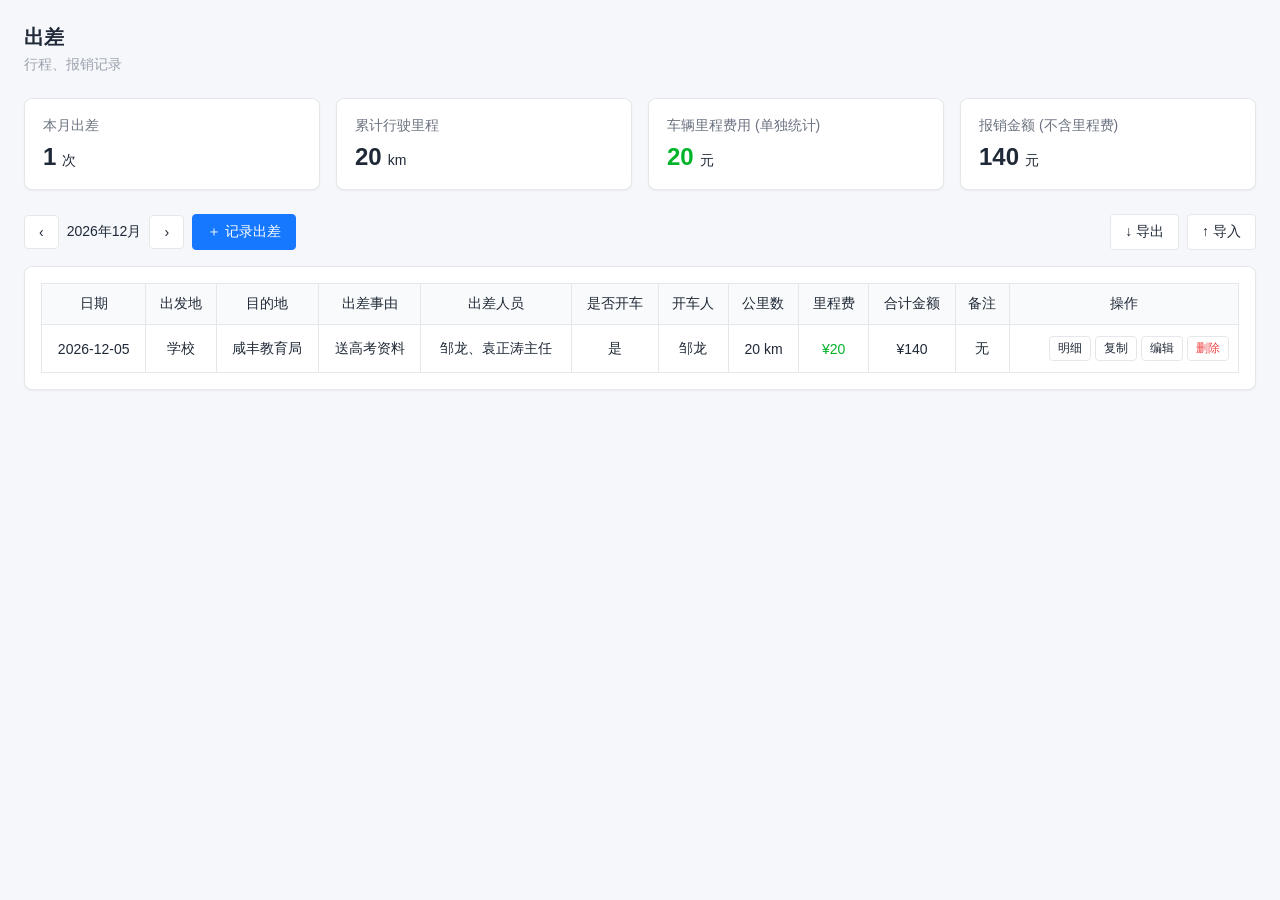
<file: previews/出差管理.html>
<!doctype html><html lang="zh-CN"><head><meta charset="utf-8"><meta name="viewport" content="width=device-width,initial-scale=1"><title>出差管理</title><style>
:root{font-family:"Microsoft YaHei",sans-serif;color:#1f2937;background:#f5f7fa;--card:#fff;--card-2:#f9fafb;--line:#e5e7eb;--text:#1f2937;--text-2:#6b7280}*{box-sizing:border-box}body{margin:0;padding:24px}#app{max-width:1440px;margin:auto}.sheet-mask{position:fixed;inset:0;background:#0006;z-index:300;display:flex;align-items:center;justify-content:center;padding:16px}.sheet{display:flex;flex-direction:column;background:white;border-radius:8px;overflow:hidden;box-shadow:0 18px 60px #0003}.sheet-head{display:flex;align-items:center;justify-content:space-between}.sheet-title{font-size:18px}.sheet-close{border:0!important;font-size:22px!important;padding:0 5px!important}.sheet-foot{border-top:1px solid #e5e7eb}.sheet-body{overflow:auto}#preview-toast{position:fixed;bottom:24px;left:50%;transform:translateX(-50%);max-width:90%;background:#1f2937;color:white;border-radius:6px;padding:10px 16px;z-index:600;font-size:13px}#preview-toast:empty{display:none}@media(max-width:700px){body{padding:16px}}
.trips-page{--trip-blue:#1677ff;--trip-green:#00b42a;color:var(--text,#1f2937);font-size:14px}.trips-page h1{font-size:20px;margin:0 0 5px}.trips-subtitle{color:#9ca3af;margin:0 0 24px}.trips-stats{display:grid;grid-template-columns:repeat(4,minmax(0,1fr));gap:16px;margin-bottom:24px}.trips-stat{padding:18px;border:1px solid var(--line,#e5e7eb);background:var(--card,#fff);border-radius:8px;box-shadow:0 1px 2px #0000000d}.trips-stat span{display:block;color:var(--text-2,#6b7280);font-size:14px;margin-bottom:8px}.trips-stat b{font-size:24px;font-weight:600}.trips-stat small{margin-left:6px;font-size:14px}.trips-green{color:#00b42a!important}.trips-toolbar,.trips-tools,.trips-month{display:flex;gap:8px;align-items:center;flex-wrap:wrap}.trips-toolbar{justify-content:space-between;margin-bottom:16px}.trips-page button,.trip-simple button{font:inherit;border:1px solid var(--line,#e5e7eb);border-radius:4px;background:var(--card,#fff);color:inherit;padding:8px 14px;cursor:pointer}.trips-page button:hover,.trip-simple button:hover{background:var(--card-2,#f9fafb)}.trips-page .trips-primary,.trip-simple .trips-primary{background:#1677ff;color:white;border-color:#1677ff}.trips-page .trips-primary:hover,.trip-simple .trips-primary:hover{background:#1565d8}.trips-page button:disabled,.trip-simple button:disabled{opacity:.55;cursor:wait}.trips-table-wrap{border:1px solid var(--line,#e5e7eb);border-radius:8px;padding:16px;background:var(--card,#fff);overflow-x:auto;box-shadow:0 1px 2px #0000000d}.trips-table{width:100%;min-width:1100px;border-collapse:collapse}.trips-table th,.trips-table td{border:1px solid var(--line,#e5e7eb);padding:11px 9px;text-align:center;vertical-align:middle;font-size:14px}.trips-table th{background:var(--card-2,#f9fafb);font-weight:500;white-space:nowrap}.trips-table td{max-width:220px;overflow-wrap:anywhere}.trips-table td:nth-child(1){white-space:nowrap}.trips-table th:last-child{min-width:150px}.trips-row-actions{display:flex;gap:4px;flex-wrap:wrap;justify-content:flex-end}.trips-row-actions button{font-size:12px;padding:3px 8px}.trips-danger{color:#ef4444!important}.trips-empty{padding:36px!important;color:#9ca3af}.trips-month-input{max-width:140px;border:1px solid var(--line,#e5e7eb);padding:7px;border-radius:4px;background:var(--card,#fff);color:inherit}.sheet.trip-simple{max-width:512px!important;width:100%;border-radius:8px;max-height:90dvh!important}.sheet-mask:has(.trip-simple){align-items:center;padding:16px}.trip-simple .sheet-head{padding:16px;border-bottom:1px solid var(--line,#e5e7eb);flex-shrink:0}.trip-simple .sheet-title{font-size:18px}.trip-simple .sheet-body{padding:16px;min-height:0;overflow:auto}.trip-simple .sheet-foot{flex-shrink:0;padding:16px;display:block}.trip-form{display:grid;gap:16px}.trip-field{display:grid;gap:6px}.trip-field label{font-size:14px}.trip-field em{font-style:normal;color:#ef4444;margin-left:3px}.trip-field input,.trip-field select,.trip-field textarea{width:100%;min-height:38px;padding:8px 12px;border:1px solid #d1d5db;border-radius:4px;background:var(--card,#fff);color:inherit;font:inherit;outline:none}.trip-field input:focus,.trip-field select:focus,.trip-field textarea:focus{border-color:#1677ff;box-shadow:0 0 0 1px #1677ff}.trip-field textarea{resize:vertical;min-height:96px}.trip-drive-group{display:grid;gap:16px}.trip-simple [hidden]{display:none!important}.trip-field [aria-invalid=true]{border-color:#ef4444}.trip-error{font-size:12px;color:#ef4444;min-height:0}.trip-field small{color:#9ca3af;font-size:12px}.trip-footer{display:flex;justify-content:flex-end;gap:10px;flex-wrap:wrap}.trip-details{white-space:pre-wrap;line-height:1.9;overflow-wrap:anywhere}.trip-details h3{font-size:15px;margin:18px 0 8px}.trip-details a{color:#1677ff}.trip-import-note{line-height:1.7;color:var(--text-2,#6b7280);font-size:13px}.trip-copy-text{width:100%;min-height:250px}.trips-page [hidden]{display:none!important}@media(max-width:700px){.trips-stats{grid-template-columns:repeat(2,minmax(0,1fr));gap:10px}.trips-stat{padding:14px}.trips-stat span{min-height:36px;font-size:12px}.trips-stat b{font-size:22px}.trips-table-wrap{padding:10px}.trips-toolbar{gap:12px}.trips-page .trips-month{gap:6px}.trips-page button{padding:8px 10px}.sheet.trip-simple{max-height:90dvh!important}.trip-simple .sheet-body{padding:16px}.trip-footer{gap:8px}.trip-footer button{padding:8px 12px}}
</style></head><body><main id="app"></main><div id="preview-toast" role="status"></div><script type="module">
const el=html=>{const template=document.createElement('template');template.innerHTML=html.trim();return template.content.firstElementChild;};
const esc=value=>String(value??'').replace(/[&<>"']/g,c=>({'&':'&amp;','<':'&lt;','>':'&gt;','"':'&quot;',"'":'&#39;'}[c]));
const ymd=(date=new Date())=>date.getFullYear()+'-'+String(date.getMonth()+1).padStart(2,'0')+'-'+String(date.getDate()).padStart(2,'0');
const toast=(message)=>{const node=document.getElementById('preview-toast');node.textContent=message;clearTimeout(window.toastTimer);window.toastTimer=setTimeout(()=>node.textContent='',4500);};
const confirmDialog=async message=>window.confirm(message);
const saveBlob=(blob,name)=>{const url=URL.createObjectURL(blob),a=document.createElement('a');a.href=url;a.download=name;a.click();setTimeout(()=>URL.revokeObjectURL(url),1500);};
function sheet({title,body,footer,onClose,cls}){const wrap=el('<div class="sheet-mask in"><div class="sheet '+cls+'"><header class="sheet-head"><strong class="sheet-title"></strong><button class="sheet-close" aria-label="关闭">×</button></header><div class="sheet-body"></div>'+(footer?'<div class="sheet-foot"></div>':'')+'</div></div>');wrap.querySelector('.sheet-title').textContent=title;wrap.querySelector('.sheet-body').append(body);if(footer)wrap.querySelector('.sheet-foot').append(footer);const previous=document.activeElement;let closed=false;const close=()=>{if(closed)return;closed=true;wrap.remove();document.removeEventListener('keydown',key);onClose?.();previous?.focus();};const key=event=>{if(event.key==='Escape')close();};wrap.querySelector('.sheet-close').onclick=close;wrap.onclick=event=>{if(event.target===wrap)close();};document.addEventListener('keydown',key);document.body.append(wrap);wrap.querySelector('input,select,textarea,button')?.focus();return{wrap,close};}
const sampleMonth=ymd().slice(0,7);
let sampleRows=[{id:1,start_date:sampleMonth+'-05',from_place:'学校',to_place:'咸丰教育局',reason:'送高考资料',companions:'邹龙、袁正涛主任',is_driving:1,driver:'邹龙',km:20,total_amount:140,remark:''}];
let nextId=2;
const api={get:async(url)=>url==='/trips'?sampleRows.map(row=>({...row})):url==='/attachments'?[]:{...sampleRows.find(row=>String(row.id)===url.split('/').pop()),items:[]},post:async(url,body)=>{if(url==='/trips/bulk'){for(const values of body.rows)sampleRows.push({...values,id:nextId++});return{ids:body.rows.map(()=>nextId-1)};}const row={...body,id:nextId++};sampleRows.push(row);return row;},patch:async(url,body)=>{const id=url.split('/').pop(),row=sampleRows.find(row=>String(row.id)===id);Object.assign(row,body);return row;},del:async(url)=>{sampleRows=sampleRows.filter(row=>String(row.id)!==url.split('/').pop());return{ok:true};}};

const TRIP_COLUMNS = ['日期','出发地','目的地','出差事由','出差人员','是否开车','开车人','公里数','里程费','合计金额','备注','操作'];
const tripMoney = value => Number(value || 0).toLocaleString('zh-CN',{maximumFractionDigits:2});
function tripDriving(row) {
  if (row.is_driving != null) return row.is_driving === true || row.is_driving === 1 || row.is_driving === '1';
  return Number(row.km) > 0 || !!String(row.driver || '').trim();
}
function tripView(row) {
  const driving = tripDriving(row);
  const km = driving ? Math.max(0,Number(row.km) || 0) : 0;
  // Never turn historical formula-based reimbursement into a user-entered amount.
  const total = row.total_amount == null || row.total_amount === '' ? null : Number(row.total_amount);
  return {...row, driving, km, mileageFee:Math.round(km * 100)/100, total};
}
function tripMonthRows(rows,month) {
  return rows.filter(row=>!row.deleted_at && String(row.start_date || '').startsWith(month))
    .sort((a,b)=>String(b.start_date).localeCompare(String(a.start_date)) || Number(b.id)-Number(a.id));
}
function tripSummary(rows) {
  const views=rows.map(tripView);
  const sum=key=>Math.round(views.reduce((total,row)=>total+(Number(row[key])||0),0)*100)/100;
  return {count:rows.length,km:sum('km'),mileageFee:sum('mileageFee'),total:sum('total')};
}
function validateTrip(values) {
  const errors={};
  const date=String(values.start_date||'');
  if (!/^\d{4}-\d{2}-\d{2}$/.test(date) || !Number.isFinite(Date.parse(date+'T00:00:00Z')) || new Date(date+'T00:00:00Z').toISOString().slice(0,10)!==date) errors.start_date='请选择有效的出差日期';
  if (!String(values.to_place||'').trim()) errors.to_place='请填写出差目的地';
  if (!String(values.reason||'').trim()) errors.reason='请填写出差事由';
  if (!['0','1'].includes(String(values.is_driving))) errors.is_driving='请选择是否开车';
  if (String(values.is_driving)==='1') {
    if (!String(values.driver||'').trim()) errors.driver='请填写驾驶员姓名';
    if (String(values.km??'').trim()==='' || !/^\d+(?:\.\d+)?$/.test(String(values.km)) || !Number.isFinite(Number(values.km))) errors.km='请输入非负公里数';
  }
  if (values.total_amount != null && String(values.total_amount).trim()!=='' && (!/^\d+(?:\.\d{1,2})?$/.test(String(values.total_amount)) || !Number.isFinite(Number(values.total_amount)))) errors.total_amount='请输入非负金额，最多两位小数';
  return errors;
}
function tripPayload(values) {
  const driving=String(values.is_driving)==='1';
  return {start_date:values.start_date,from_place:String(values.from_place||'').trim(),to_place:String(values.to_place||'').trim(),reason:String(values.reason||'').trim(),companions:String(values.companions||'').trim(),is_driving:driving?1:0,driver:driving?String(values.driver||'').trim():'',km:driving?Number(values.km):0,km_rate:1,total_amount:values.total_amount==null||String(values.total_amount).trim()===''?null:Number(values.total_amount),remark:String(values.remark||'').trim()};
}
function tripText(row) {
  const v=tripView(row);
  return ['出差记录','日期：'+v.start_date,'出发地：'+(v.from_place||'—'),'目的地：'+(v.to_place||'—'),'出差事由：'+(v.reason||'—'),'出差人员：'+(v.companions||'—'),'是否开车：'+(v.driving?'是':'否'),'开车人：'+(v.driving?v.driver||'—':'—'),'公里数：'+tripMoney(v.km)+' km','里程费（单独统计）：¥'+tripMoney(v.mileageFee),'合计金额（不含里程费）：'+(v.total==null?'未填写':'¥'+tripMoney(v.total)),'备注：'+(v.remark||'无')].join('\n');
}
function tripCsv(rows) {
  const cell=v=>{const text=String(v??'');return '"'+(/^[=+@\t\r-]/.test(text)?"'":'')+text.replace(/"/g,'""')+'"';};
  return '\uFEFF'+[TRIP_COLUMNS.slice(0,-1),...rows.map(row=>{const v=tripView(row);return [v.start_date,v.from_place,v.to_place,v.reason,v.companions,v.driving?'是':'否',v.driving?v.driver:'—',v.km,v.mileageFee,v.total??'',v.remark||'无'];})].map(row=>row.map(cell).join(',')).join('\r\n');
}
function parseTripCsv(text) {
  const rows=[];let row=[],value='',quoted=false;
  for(let i=0;i<text.length;i++){const c=text[i];if(c==='"'){if(quoted&&text[i+1]==='"'){value+='"';i++;}else quoted=!quoted;}else if(c===','&&!quoted){row.push(value);value='';}else if((c==='\n'||c==='\r')&&!quoted){if(c==='\r'&&text[i+1]==='\n')i++;row.push(value);if(row.some(v=>v.trim()))rows.push(row);row=[];value='';}else value+=c;}
  if(quoted)throw Error('CSV 引号未闭合');if(value||row.length){row.push(value);rows.push(row);}
  const header=rows.shift()?.map(v=>v.replace(/^\uFEFF/,'').trim())||[];
  for(const name of ['日期','目的地','出差事由'])if(!header.includes(name))throw Error('CSV 缺少“'+name+'”列');
  return rows.map(cells=>{const get=name=>cells[header.indexOf(name)]?.trim()||'';const driving=get('是否开车');if(driving&&!['是','否','0','1'].includes(driving))throw Error('是否开车只能为“是”或“否”');return {start_date:get('日期'),from_place:get('出发地'),to_place:get('目的地'),reason:get('出差事由'),companions:get('出差人员'),is_driving:['是','1'].includes(driving)?'1':'0',driver:get('开车人'),km:get('公里数').replace(/\s*km$/i,''),total_amount:get('合计金额').replace(/^[¥￥]/,''),remark:get('备注')==='无'?'':get('备注')};});
}


const fieldLabels={start_date:'出差日期',from_place:'出发地',to_place:'出差目的地',reason:'出差事由',companions:'出差人员',is_driving:'是否开车',driver:'开车人',km:'出差公里数',total_amount:'合计金额',remark:'备注信息'};
function tripSheet(options){
  const previous=document.body.style.overflow;
  document.body.style.overflow='hidden';
  return sheet({...options,cls:'trip-simple',onClose:()=>{document.body.style.overflow=previous;options.onClose?.();}});
}
function printTrip(row){
  const popup=window.open('','_blank');
  if(!popup){toast('请允许弹出窗口后重试','warn');return;}
  popup.document.open();
  popup.document.write('<!doctype html><html lang="zh-CN"><meta charset="utf-8"><title>出差记录</title><style>body{font:15px/1.9 "Microsoft YaHei",sans-serif;margin:28px;color:#1f2937}h1{font-size:22px}pre{white-space:pre-wrap;font:inherit;overflow-wrap:anywhere}@page{size:A4;margin:18mm}</style><h1>出差记录</h1><pre>'+esc(tripText(row))+'</pre></html>');
  popup.document.close();popup.focus();popup.setTimeout(()=>popup.print(),250);
}
function openTripEditor(row,reload){
  const view=tripView(row||{}),isNew=!row;
  const initial={start_date:row?.start_date||ymd(new Date()),from_place:row?.from_place||'',to_place:row?.to_place||'',reason:row?.reason||'',companions:row?.companions||'',is_driving:view.driving?'1':'0',driver:row?.driver||'',km:view.driving?String(view.km):'',total_amount:view.total==null?'':String(view.total),remark:row?.remark||''};
  const field=(key,type='text',placeholder='',required=false)=>'<div class="trip-field"><label for="trip-'+key+'">'+fieldLabels[key]+(required?'<em>*</em>':'')+'</label><input id="trip-'+key+'" name="'+key+'" type="'+type+'" value="'+esc(initial[key])+'" placeholder="'+esc(placeholder)+'" '+(required?'required ':'')+(type==='number'?'min="0" step="'+(key==='km'?'any':'0.01')+'" ':'')+'aria-describedby="trip-error-'+key+'"><span class="trip-error" id="trip-error-'+key+'"></span></div>';
  const body=el('<form class="trip-form" novalidate>'+field('start_date','date','',true)+field('from_place','text','例如：学校')+field('to_place','text','例如：咸丰教育局',true)+field('reason','text','例如：送高考资料、开会',true)+field('companions','text','多人用顿号隔开')+'<div class="trip-field"><label for="trip-is_driving">是否开车<em>*</em></label><select id="trip-is_driving" name="is_driving" required aria-describedby="trip-error-is_driving"><option value="0">否</option><option value="1">是</option></select><span class="trip-error" id="trip-error-is_driving"></span></div><div class="trip-drive-group" id="trip-drive-group">'+field('driver','text','填写驾驶员姓名',true)+field('km','number','输入里程，自动计算里程费',true)+'<div class="trip-field"><small>里程单价：1元/km，里程费单独统计</small><small id="trip-mileage-preview"></small></div></div>'+field('total_amount','number','由用户自行填写')+'<div class="trip-field"><label for="trip-remark">备注信息</label><textarea id="trip-remark" name="remark" rows="4" placeholder="其他补充说明">'+esc(initial.remark)+'</textarea></div></form>');
  const footer=el('<div class="trip-footer"><button type="button" data-trip-cancel>取消</button><button type="button" data-trip-pdf>导出PDF</button><button type="button" class="trips-primary" data-trip-submit>确认提交</button></div>');
  const dialog=tripSheet({title:'出差详情',body,footer});
  const $=key=>body.querySelector('#trip-'+key);
  $('is_driving').value=initial.is_driving;
  const read=()=>Object.fromEntries(new FormData(body));
  const showErrors=()=>{
    const errors=validateTrip(read());let first;
    for(const key of Object.keys(fieldLabels)){
      const input=$(key),error=body.querySelector('#trip-error-'+key);
      if(error)error.textContent=errors[key]||'';
      input?.setAttribute('aria-invalid',String(!!errors[key]));
      if(errors[key]&&!first)first=input;
    }
    first?.focus();return !first;
  };
  const updateDriving=(clear=false)=>{
    const driving=$('is_driving').value==='1';
    body.querySelector('#trip-drive-group').hidden=!driving;
    for(const key of ['driver','km']){$(key).required=driving;if(!driving&&clear)$(key).value='';if(!driving){body.querySelector('#trip-error-'+key).textContent='';$(key).removeAttribute('aria-invalid');}}
    body.querySelector('#trip-mileage-preview').textContent='里程费：¥'+tripMoney(Number($('km').value)||0);
  };
  $('is_driving').onchange=()=>updateDriving(true);$('km').oninput=()=>updateDriving();updateDriving();
  footer.querySelector('[data-trip-cancel]').onclick=dialog.close;
  footer.querySelector('[data-trip-pdf]').onclick=()=>{if(showErrors())printTrip(tripPayload(read()));};
  let saving=false;
  const submit=async()=>{
    if(saving||!showErrors())return;
    saving=true;const button=footer.querySelector('[data-trip-submit]');button.disabled=true;button.textContent='提交中…';
    try{
      const payload=tripPayload(read());
      const saved=isNew?await api.post('/trips',payload):await api.patch('/trips/'+encodeURIComponent(row.id),payload);
      dialog.close();toast('已保存','ok');await reload(String(saved?.start_date||payload.start_date).slice(0,7));
    }catch(error){toast(error.message||'提交失败，请重试','err');}
    finally{saving=false;button.disabled=false;button.textContent='确认提交';}
  };
  footer.querySelector('[data-trip-submit]').onclick=submit;
  body.onsubmit=event=>{event.preventDefault();void submit();};
}
async function showTripDetails(row){
  try{
    const [detail,files]=await Promise.all([api.get('/trip/'+encodeURIComponent(row.id)),api.get('/attachments',{owner_type:'trip',owner_id:row.id})]);
    const body=el('<div class="trip-details"><div>'+esc(tripText(row)).replace(/\n/g,'<br>')+'</div><h3>费用明细</h3><div>'+(detail.items?.map(item=>esc([item.date,item.note||item.kind,'¥'+tripMoney(item.amount),item.has_invoice?'有发票':'无发票'].filter(Boolean).join(' · '))).join('<br>')||'暂无费用明细')+'</div><h3>发票信息</h3><div id="trip-invoices"></div></div>');
    const list=body.querySelector('#trip-invoices');
    if(!files.length)list.textContent='暂无发票信息';
    for(const file of files){const button=document.createElement('button');button.type='button';button.textContent=file.name||'查看发票';button.onclick=async()=>{try{const data=await api.get('/attachments/'+encodeURIComponent(file.id)+'/file');const url=String(data?.url||'');if(!/^(data:(?:image\/|application\/pdf|application\/octet-stream)|blob:|https:\/\/)/i.test(url))throw Error('附件地址不可用');const a=document.createElement('a');a.href=url;a.download=file.name||'发票';a.click();}catch(error){toast(error.message,'err');}};list.append(button);}
    tripSheet({title:'出差明细',body});
  }catch(error){toast(error.message||'明细读取失败','err');}
}
async function copyTrip(row){
  const text=tripText(row);
  try{await navigator.clipboard.writeText(text);toast('已复制','ok');}
  catch{const body=el('<textarea class="input trip-copy-text" readonly aria-label="出差记录文本"></textarea>');body.value=text;tripSheet({title:'复制出差记录',body});body.select();}
}
function openTripImport(reload){
  const body=el('<div><p class="trip-import-note">支持导出的 CSV 文件或 JSON 数组。文件会先校验，确认导入后才新增记录。</p><input type="file" id="trip-import-file" accept=".csv,.json"><p id="trip-import-status" role="status"></p></div>');
  const footer=el('<div class="trip-footer"><button type="button" data-cancel>取消</button><button type="button" class="trips-primary" data-confirm disabled>确认导入</button></div>');
  const dialog=tripSheet({title:'导入出差记录',body,footer});let prepared=[];
  const status=body.querySelector('#trip-import-status'),confirm=footer.querySelector('[data-confirm]');
  body.querySelector('input').onchange=async event=>{
    const file=event.target.files[0];prepared=[];confirm.disabled=true;if(!file)return;
    try{
      if(file.size>5*1024*1024)throw Error('文件不能超过 5MB');const text=await file.text();
      const rows=file.name.toLowerCase().endsWith('.json')?JSON.parse(text):parseTripCsv(text);
      if(!Array.isArray(rows)||!rows.length)throw Error('文件中没有记录');
      if(rows.length>1000)throw Error('每次最多导入 1000 条记录');
      const normalized=rows.map(row=>({...row,is_driving:row.is_driving==null?(tripView(row).driving?'1':'0'):String(row.is_driving)}));
      for(const [index,row]of normalized.entries()){const errors=validateTrip(row);if(Object.keys(errors).length)throw Error('第 '+(index+1)+' 条：'+Object.values(errors).join('；'));}
      prepared=normalized.map(tripPayload);status.textContent='已校验 '+prepared.length+' 条记录，确认后新增到相应日期月份。';confirm.disabled=false;
    }catch(error){status.textContent=error.message;}
  };
  footer.querySelector('[data-cancel]').onclick=dialog.close;
  confirm.onclick=async()=>{if(!prepared.length||confirm.disabled)return;confirm.disabled=true;try{await api.post('/trips/bulk',{rows:prepared});dialog.close();toast('已导入 '+prepared.length+' 条','ok');await reload();}catch(error){status.textContent=error.message;confirm.disabled=false;}};
}
async function renderTripManagement(root){
  let month=ymd(new Date()).slice(0,7),allRows=[],loading=0;
  const load=async target=>{
    if(/^\d{4}-\d{2}$/.test(String(target||'')))month=target;
    const seq=++loading;
    try{const rows=await api.get('/trips');if(seq!==loading)return;if(!Array.isArray(rows))throw Error('出差记录格式异常');allRows=rows;paint();}
    catch(error){if(seq!==loading)return;root.innerHTML='<div class="trips-page"><p>'+esc(error.message||'加载失败')+'</p><button id="trips-retry">重试</button></div>';root.querySelector('button').onclick=()=>load();}
  };
  const paint=()=>{
    const rows=tripMonthRows(allRows,month),stats=tripSummary(rows),labels=[['本月出差',stats.count,'次'],['累计行驶里程',stats.km,'km'],['车辆里程费用 (单独统计)',stats.mileageFee,'元'],['报销金额 (不含里程费)',stats.total,'元']];
    root.innerHTML='<section class="trips-page"><h1>出差</h1><p class="trips-subtitle">行程、报销记录</p><div class="trips-stats">'+labels.map(([label,value,unit],i)=>'<div class="trips-stat"><span>'+label+'</span><b class="'+(i===2?'trips-green':'')+'">'+tripMoney(value)+'</b><small>'+unit+'</small></div>').join('')+'</div><div class="trips-toolbar"><div class="trips-month"><button data-month="-1" aria-label="上一月">‹</button><span id="trips-month-label">'+month.slice(0,4)+'年'+Number(month.slice(5))+'月</span><button data-month="1" aria-label="下一月">›</button><button class="trips-primary" id="trips-add">＋ 记录出差</button></div><div class="trips-tools"><button id="trips-export">↓ 导出</button><button id="trips-import">↑ 导入</button></div></div><div class="trips-table-wrap"><table class="trips-table"><thead><tr>'+TRIP_COLUMNS.map(label=>'<th>'+label+'</th>').join('')+'</tr></thead><tbody>'+rows.map(row=>{const v=tripView(row);return '<tr data-trip-id="'+esc(row.id)+'">'+[v.start_date,v.from_place||'—',v.to_place,v.reason||'—',v.companions||'—',v.driving?'是':'否',v.driving?v.driver||'—':'—',tripMoney(v.km)+' km'].map(value=>'<td>'+esc(value)+'</td>').join('')+'<td class="trips-green">¥'+tripMoney(v.mileageFee)+'</td><td>'+(v.total==null?'—':'¥'+tripMoney(v.total))+'</td><td>'+esc(v.remark||'无')+'</td><td><div class="trips-row-actions"><button data-action="detail">明细</button><button data-action="copy">复制</button><button data-action="edit">编辑</button><button class="trips-danger" data-action="delete">删除</button></div></td></tr>';}).join('')+(rows.length?'':'<tr><td colspan="12" class="trips-empty">本月暂无出差记录</td></tr>')+'</tbody></table></div></section>';
    root.querySelectorAll('[data-month]').forEach(button=>button.onclick=()=>{const d=new Date(month+'-01T12:00:00');d.setMonth(d.getMonth()+Number(button.dataset.month));month=d.getFullYear()+'-'+String(d.getMonth()+1).padStart(2,'0');paint();});
    root.querySelector('#trips-add').onclick=()=>openTripEditor(null,load);
    root.querySelector('#trips-export').onclick=()=>saveBlob(new Blob([tripCsv(rows)],{type:'text/csv;charset=utf-8'}),'出差记录-'+month+'.csv');
    root.querySelector('#trips-import').onclick=()=>openTripImport(load);
    root.querySelectorAll('[data-action]').forEach(button=>button.onclick=async()=>{
      const row=rows.find(row=>String(row.id)===button.closest('tr').dataset.tripId);if(!row)return;
      if(button.dataset.action==='edit')return openTripEditor(row,load);
      if(button.dataset.action==='detail')return showTripDetails(row);
      if(button.dataset.action==='copy')return copyTrip(row);
      if(button.dataset.action==='delete'&&await confirmDialog('确定删除这条去“'+row.to_place+'”的出差记录？',{danger:true,okText:'删除'})){try{await api.del('/trips/'+encodeURIComponent(row.id));toast('已删除');await load();}catch(error){toast(error.message,'err');}}
    });
  };
  await load();
}

renderTripManagement(document.getElementById("app"));</script></body></html>
</file>
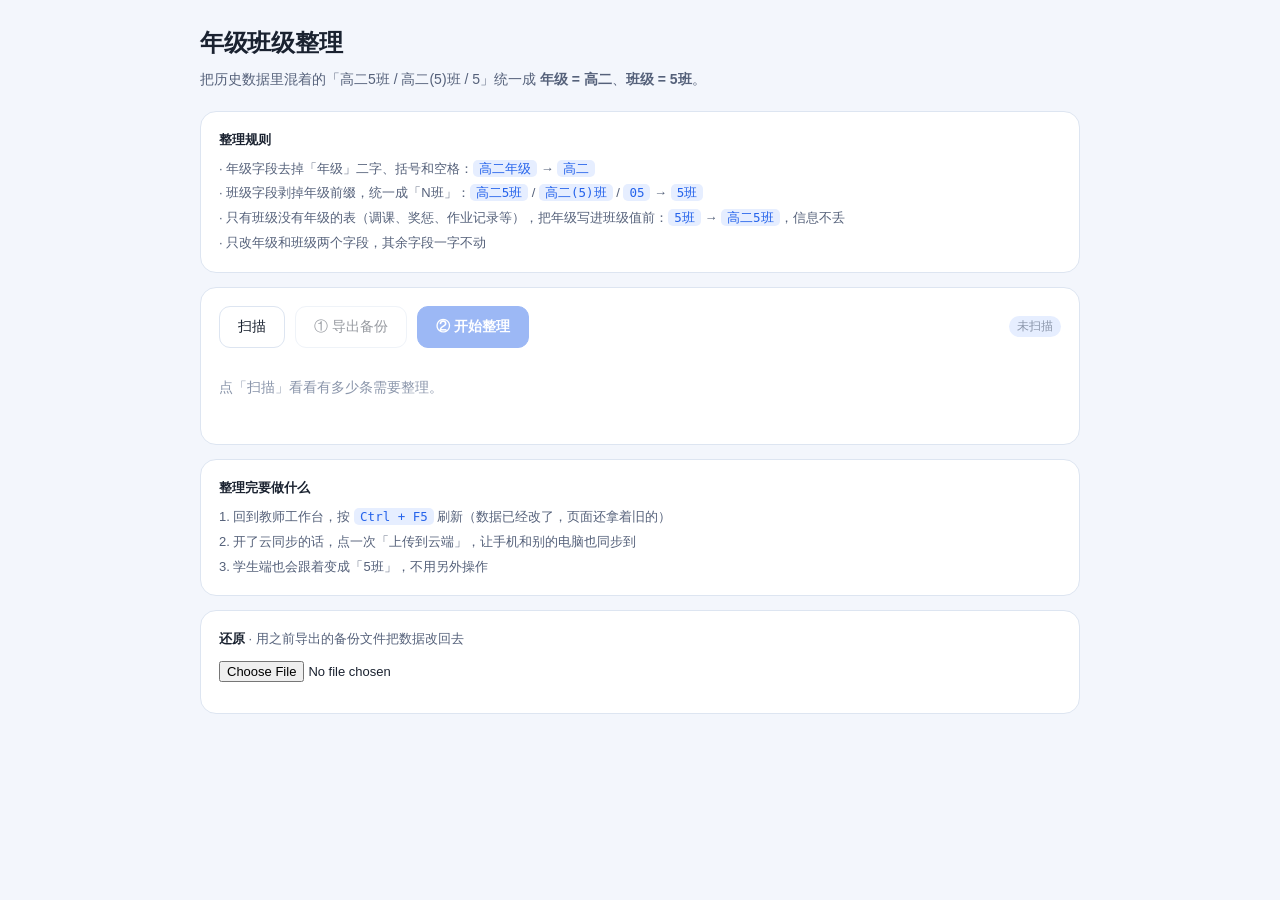
<file: tools/normalize-class.html>
<!DOCTYPE html>
<html lang="zh-CN">
<head>
<meta charset="utf-8">
<meta name="viewport" content="width=device-width,initial-scale=1">
<title>年级班级整理 · 教师工作台</title>
<style>
  :root {
    --bg: #f3f6fc; --card: #fff; --text: #1a2230; --text-2: #55617a; --text-3: #8b96ab;
    --line: #dde5f1; --primary: #2563eb; --primary-weak: #e6eeff;
    --green: #0f9d58; --amber: #b45309; --red: #d93025;
  }
  html[data-theme="dark"] {
    --bg: #0f1319; --card: #171c24; --text: #e8edf5; --text-2: #a8b3c4; --text-3: #78849a;
    --line: #2a323e; --primary: #4d84f5; --primary-weak: #1d2a44;
    --green: #46c98a; --amber: #e0a556; --red: #f2726a;
  }
  * { box-sizing: border-box; }
  body {
    margin: 0; padding: 24px 16px 64px;
    background: var(--bg); color: var(--text);
    font: 14px/1.6 -apple-system, BlinkMacSystemFont, "Segoe UI", "PingFang SC", "Microsoft YaHei", sans-serif;
  }
  .wrap { max-width: 880px; margin: 0 auto; }
  h1 { font-size: 24px; margin: 0 0 6px; letter-spacing: -.3px; }
  .sub { color: var(--text-2); margin-bottom: 20px; }
  .card {
    background: var(--card); border: 1px solid var(--line);
    border-radius: 16px; padding: 18px; margin-bottom: 14px;
  }
  .rule { color: var(--text-2); font-size: 13px; }
  .rule b { color: var(--text); }
  .rule code {
    background: var(--primary-weak); color: var(--primary);
    padding: 1px 6px; border-radius: 5px; font-size: 12.5px;
  }
  .row { display: flex; gap: 10px; align-items: center; flex-wrap: wrap; }
  .btn {
    appearance: none; border: 1px solid var(--line); background: var(--card); color: var(--text);
    height: 42px; padding: 0 18px; border-radius: 11px; font-size: 14px; cursor: pointer;
    transition: .15s;
  }
  .btn:hover:not(:disabled) { border-color: var(--primary); color: var(--primary); }
  .btn.primary { background: var(--primary); border-color: var(--primary); color: #fff; font-weight: 600; }
  .btn.primary:hover:not(:disabled) { opacity: .9; color: #fff; }
  .btn:disabled { opacity: .45; cursor: not-allowed; }
  table { width: 100%; border-collapse: collapse; font-size: 13px; }
  th, td { text-align: left; padding: 8px 10px; border-bottom: 1px solid var(--line); vertical-align: top; }
  th { color: var(--text-3); font-weight: 500; font-size: 12px; }
  td.num { font-variant-numeric: tabular-nums; text-align: right; }
  .tag { display: inline-block; padding: 1px 8px; border-radius: 999px; font-size: 12px; }
  .tag.ok { background: color-mix(in srgb, var(--green) 14%, transparent); color: var(--green); }
  .tag.warn { background: color-mix(in srgb, var(--amber) 16%, transparent); color: var(--amber); }
  .tag.mute { background: var(--primary-weak); color: var(--text-3); }
  .mono { font-family: ui-monospace, SFMono-Regular, Consolas, monospace; font-size: 12.5px; }
  .from { color: var(--red); }
  .to { color: var(--green); }
  .empty { color: var(--text-3); padding: 16px 0; }
  .log { margin-top: 12px; font-size: 13px; color: var(--text-2); white-space: pre-wrap; }
  .warnbox {
    border: 1px solid color-mix(in srgb, var(--amber) 40%, var(--line));
    background: color-mix(in srgb, var(--amber) 8%, transparent);
    color: var(--amber); border-radius: 12px; padding: 12px 14px; font-size: 13px;
  }
</style>
</head>
<body>
<div class="wrap">
  <h1>年级班级整理</h1>
  <div class="sub">把历史数据里混着的「高二5班 / 高二(5)班 / 5」统一成 <b>年级 = 高二</b>、<b>班级 = 5班</b>。</div>

  <div class="card">
    <div class="rule">
      <p style="margin:0 0 8px"><b>整理规则</b></p>
      <p style="margin:0 0 4px">· 年级字段去掉「年级」二字、括号和空格：<code>高二年级</code> → <code>高二</code></p>
      <p style="margin:0 0 4px">· 班级字段剥掉年级前缀，统一成「N班」：<code>高二5班</code> / <code>高二(5)班</code> / <code>05</code> → <code>5班</code></p>
      <p style="margin:0 0 4px">· 只有班级没有年级的表（调课、奖惩、作业记录等），把年级写进班级值前：<code>5班</code> → <code>高二5班</code>，信息不丢</p>
      <p style="margin:0">· 只改年级和班级两个字段，其余字段一字不动</p>
    </div>
  </div>

  <div class="card">
    <div class="row" style="margin-bottom:12px">
      <button class="btn" id="scan">扫描</button>
      <button class="btn" id="backup" disabled>① 导出备份</button>
      <button class="btn primary" id="apply" disabled>② 开始整理</button>
      <span style="flex:1"></span>
      <span class="tag mute" id="state">未扫描</span>
    </div>
    <div id="out"><div class="empty">点「扫描」看看有多少条需要整理。</div></div>
    <div class="log" id="log"></div>
  </div>

  <div class="card">
    <div class="rule">
      <p style="margin:0 0 8px"><b>整理完要做什么</b></p>
      <p style="margin:0 0 4px">1. 回到教师工作台，按 <code>Ctrl + F5</code> 刷新（数据已经改了，页面还拿着旧的）</p>
      <p style="margin:0 0 4px">2. 开了云同步的话，点一次「上传到云端」，让手机和别的电脑也同步到</p>
      <p style="margin:0">3. 学生端也会跟着变成「5班」，不用另外操作</p>
    </div>
  </div>
</div>

<script type="module">
import { normGrade, inferGrade, normClass, clsStore } from '../js/grade-class.mjs';

const BOTH = ['courses', 'class_records', 'materials', 'homework', 'students', 'rosters', 'selfstudy', 'misconduct_records', 'bulletin_records', 'lessons'];
const STORE = ['exceptions', 'punish_records', 'homework_records', 'preps'];
const TABLE_LABEL = {
  courses: '课表', class_records: '上课记录', materials: '教材资料', homework: '作业', students: '学生',
  rosters: '班级名单', selfstudy: '自习记录', misconduct_records: '违纪记录', bulletin_records: '留言板',
  lessons: '课程', exceptions: '调课', punish_records: '奖惩记录', homework_records: '作业记录', preps: '备课',
};

const $ = (q) => document.querySelector(q);
const log = (t) => { $('#log').textContent = t; };
const state = (t, kind = 'mute') => { const e = $('#state'); e.textContent = t; e.className = 'tag ' + kind; };

/* 跟随主站深色主题 */
try {
  const themed = localStorage.getItem('wb_theme') || localStorage.getItem('wb-theme');
  if (themed === 'dark') document.documentElement.dataset.theme = 'dark';
} catch { /* 隐私模式下读不到就算了 */ }

/* 找出这台浏览器里的全部账号库：wb_static_db_v1:user:<uid> 以及旧版 wb_static_db_v1 */
function dbKeys() {
  const keys = [];
  for (let i = 0; i < localStorage.length; i++) {
    const k = localStorage.key(i);
    if (k && k.startsWith('wb_static_db_v1')) keys.push(k);
  }
  return keys.sort();
}
function readDb(key) {
  try { return JSON.parse(localStorage.getItem(key) || 'null'); } catch { return null; }
}

/* 归一一条记录，返回 { patch, from, to } 或 null（不需要改） */
function planRow(table, row) {
  if (!row || row.deleted_at) return null;   // 回收站里的不动，还原后再说
  if (BOTH.includes(table)) {
    const g0 = String(row.grade ?? '').trim();
    const c0 = String(row.class_name ?? '').trim();
    if (!g0 && !c0) return null;
    const g1 = normGrade(g0) || inferGrade(c0);
    const c1 = normClass(c0, g1);
    if (g1 === g0 && c1 === c0) return null;
    return { patch: { grade: g1, class_name: c1 }, from: `${g0 || '—'} / ${c0 || '—'}`, to: `${g1 || '—'} / ${c1 || '—'}` };
  }
  if (STORE.includes(table)) {
    const c0 = String(row.class_name ?? '').trim();
    if (!c0) return null;
    const c1 = clsStore('', c0);
    if (c1 === c0) return null;
    return { patch: { class_name: c1 }, from: c0, to: c1 };
  }
  return null;
}

let plan = [];       // [{ key, table, id, patch, from, to }]
let backupBlob = null;

function scan() {
  plan = [];
  const byTable = new Map();
  const accounts = new Set();

  for (const key of dbKeys()) {
    const db = readDb(key);
    if (!db) continue;
    const uid = key.includes(':user:') ? key.split(':user:')[1] : '旧版库';
    accounts.add(uid);
    for (const table of [...BOTH, ...STORE]) {
      const list = Array.isArray(db[table]) ? db[table] : [];
      for (const row of list) {
        const p = planRow(table, row);
        if (!p) continue;
        const entry = { key, uid, table, id: row.id, ...p };
        plan.push(entry);
        const k = `${uid}|${table}`;
        if (!byTable.has(k)) byTable.set(k, { uid, table, n: 0, samples: [] });
        const e = byTable.get(k);
        e.n++;
        if (e.samples.length < 3) e.samples.push(entry);
      }
    }
  }

  if (!plan.length) {
    $('#out').innerHTML = '<div class="empty">没有需要整理的记录，年级和班级已经是统一口径了。</div>';
    $('#backup').disabled = true; $('#apply').disabled = true;
    state('无需整理', 'ok');
    return;
  }

  $('#out').innerHTML = `
    <div class="row" style="margin-bottom:10px">
      <span class="tag warn">${plan.length} 条要整理</span>
      <span style="color:var(--text-3);font-size:12.5px">涉及 ${accounts.size} 个账号库 · ${byTable.size} 张表</span>
    </div>
    <table>
      <thead><tr><th>表</th><th class="num">条数</th><th>示例（改前 → 改后）</th></tr></thead>
      <tbody>${[...byTable.values()].map((e) => `
        <tr>
          <td>${TABLE_LABEL[e.table] || e.table}<div class="mono" style="color:var(--text-3)">${e.table}</div></td>
          <td class="num">${e.n}</td>
          <td>${e.samples.map((s) => `<div class="mono"><span class="from">${escapeHtml(s.from)}</span> → <span class="to">${escapeHtml(s.to)}</span></div>`).join('')}</td>
        </tr>`).join('')}
      </tbody>
    </table>`;
  $('#backup').disabled = false;
  $('#apply').disabled = true;   // 必须先备份
  backupBlob = null;
  state('待备份', 'warn');
}

function escapeHtml(s) {
  return String(s ?? '').replace(/&/g, '&amp;').replace(/</g, '&lt;').replace(/>/g, '&gt;').replace(/"/g, '&quot;');
}

function backup() {
  const dump = {};
  for (const key of dbKeys()) dump[key] = readDb(key);
  const stamp = new Date().toISOString().slice(0, 19).replace(/[:T]/g, '-');
  backupBlob = new Blob([JSON.stringify({ exported_at: new Date().toISOString(), dbs: dump }, null, 2)], { type: 'application/json' });
  const a = document.createElement('a');
  a.href = URL.createObjectURL(backupBlob);
  a.download = `年级班级备份-${stamp}.json`;
  a.click();
  setTimeout(() => URL.revokeObjectURL(a.href), 4000);
  $('#apply').disabled = false;
  state('已备份，可以整理', 'ok');
  log(`备份已下载：年级班级备份-${stamp}.json\n出问题就用这份文件还原（下面有说明）。`);
}

function apply() {
  const byKey = new Map();
  for (const p of plan) {
    if (!byKey.has(p.key)) byKey.set(p.key, []);
    byKey.get(p.key).push(p);
  }
  let changed = 0;
  for (const [key, list] of byKey) {
    const db = readDb(key);
    if (!db) continue;
    for (const p of list) {
      const row = (db[p.table] || []).find((r) => String(r.id) === String(p.id));
      if (!row) continue;
      Object.assign(row, p.patch);
      changed++;
    }
    localStorage.setItem(key, JSON.stringify(db));
  }
  $('#apply').disabled = true;
  state('整理完成', 'ok');
  log(`已整理 ${changed} 条记录。\n\n下一步：\n1. 回教师工作台按 Ctrl + F5 刷新\n2. 开了云同步的话点一次「上传到云端」\n3. 学生端会跟着变成「5班」`);
  $('#out').innerHTML = `<div class="tag ok">完成：${changed} 条记录已归一</div>`;
}

/* 还原：把备份文件塞回 localStorage */
function restore(file) {
  const reader = new FileReader();
  reader.onload = () => {
    try {
      const data = JSON.parse(String(reader.result || '{}'));
      const dbs = data.dbs || {};
      const keys = Object.keys(dbs);
      if (!keys.length) throw new Error('这份文件里没有数据');
      if (!confirm(`会用备份覆盖 ${keys.length} 个账号库的本地数据，当前改动会丢。继续？`)) return;
      for (const k of keys) localStorage.setItem(k, JSON.stringify(dbs[k]));
      log(`已从备份还原 ${keys.length} 个账号库，刷新一下页面就生效。`);
      state('已还原', 'ok');
      scan();
    } catch (e) {
      log('还原失败：' + (e.message || e));
    }
  };
  reader.readAsText(file);
}

$('#scan').onclick = scan;
$('#backup').onclick = backup;
$('#apply').onclick = () => {
  if (!backupBlob) { log('先点「① 导出备份」，确认文件下载成功了再整理。'); return; }
  if (!confirm(`要整理 ${plan.length} 条记录吗？\n\n备份文件已经下载，出问题可以用它还原。`)) return;
  apply();
};

/* 还原入口做成底部一小行，不抢眼但需要时找得到 */
const restoreBox = document.createElement('div');
restoreBox.className = 'card';
restoreBox.innerHTML = `
  <div class="rule" style="margin-bottom:10px"><b>还原</b> · 用之前导出的备份文件把数据改回去</div>
  <input type="file" id="restore-file" accept="application/json" style="font-size:13px">
  <div class="log" id="restore-log"></div>`;
$('.wrap').appendChild(restoreBox);
$('#restore-file').onchange = (e) => {
  const f = e.target.files?.[0];
  if (!f) return;
  restore(f);
  e.target.value = '';
};
</script>
</body>
</html>
</file>
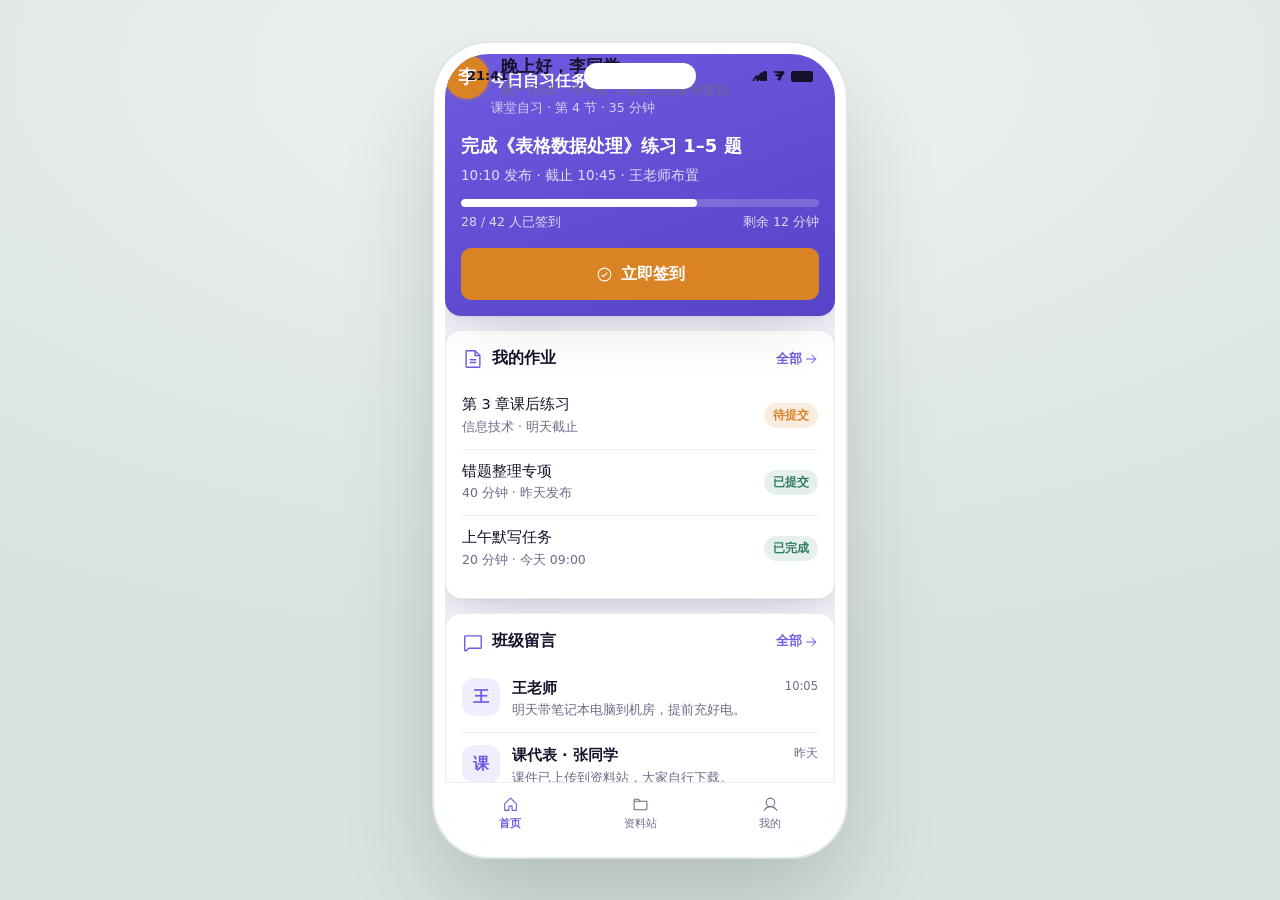
<file: previews/ui-redesign/student.html>
<!DOCTYPE html>
<html lang="zh-CN">
<head>
<meta charset="UTF-8">
<meta name="viewport" content="width=device-width,initial-scale=1,viewport-fit=cover,maximum-scale=1">
<meta name="theme-color" content="#eef3f1">
<title>学生端 · 今日任务</title>
<style>:root{--page:#f0eef7;--bg:#ffffff;--panel-2:#f4f2fa;--panel-3:#eae7f4;--border:rgba(30,26,60,.08);--border-strong:rgba(30,26,60,.16);--ink-1:#14122b;--ink-2:#3d3a55;--ink-3:#6f6b88;--accent:#6d5ae0;--accent-deep:#5743c7;--accent-soft:rgba(109,90,224,.10);--accent-line:rgba(109,90,224,.28);--accent-2:#d98324;--accent-2-soft:rgba(217,131,36,.14);--grad-1:#6d5ae0;--grad-2:#5743c7;--on-accent:#fff;--up:#2C7A62;--down:#C0453C;--warn:#B77A16;--r-shell:24px;--r-card:16px;--r-ctl:10px;--r-pill:999px;--ease:cubic-bezier(.22,.75,.3,1);--tab:64px;--shadow-card:0 1px 2px rgba(20,18,43,.05),0 8px 20px -6px rgba(20,18,43,.08),0 28px 60px -24px rgba(20,18,43,.12);}html[data-theme="teal"]{--page:#e9eeed;--panel-2:#f1f5f4;--panel-3:#e7eeec;--border:rgba(16,38,38,.08);--border-strong:rgba(16,38,38,.16);--ink-1:#0f2322;--ink-2:#3a4b4a;--ink-3:#6b7d7c;--accent:#176C6B;--accent-deep:#0f5251;--accent-soft:rgba(23,108,107,.10);--accent-line:rgba(23,108,107,.28);--accent-2:#C4633F;--accent-2-soft:rgba(196,99,63,.12);--grad-1:#176C6B;--grad-2:#0f5251;}html[data-theme="blue"]{--page:#f2f6fd;--panel-2:#eef3fb;--panel-3:#e4ecf7;--border:rgba(18,38,66,.08);--border-strong:rgba(18,38,66,.16);--ink-1:#101d2e;--ink-2:#3a4a5e;--ink-3:#6b7a8c;--accent:#0A84FF;--accent-deep:#0066D6;--accent-soft:rgba(10,132,255,.10);--accent-line:rgba(10,132,255,.28);--accent-2:#FF9F0A;--accent-2-soft:rgba(255,159,10,.14);--grad-1:#0A84FF;--grad-2:#0066D6;}html[data-theme="forest"]{--page:#ecf3f0;--panel-2:#f1f6f4;--panel-3:#e6eeea;--border:rgba(18,42,34,.08);--border-strong:rgba(18,42,34,.16);--ink-1:#0f211a;--ink-2:#384b43;--ink-3:#6b7d74;--accent:#2C7A62;--accent-deep:#1f5e4b;--accent-soft:rgba(44,122,98,.10);--accent-line:rgba(44,122,98,.28);--accent-2:#D2693E;--accent-2-soft:rgba(210,105,62,.13);--grad-1:#2C7A62;--grad-2:#1f5e4b;}html[data-theme="dark"]{--page:#17171d;--bg:#202028;--panel-2:#26262f;--panel-3:#2c2c36;--border:rgba(255,255,255,.08);--border-strong:rgba(255,255,255,.16);--ink-1:#f2f0f8;--ink-2:#c9c5d6;--ink-3:#9490a6;--accent:#8b7cff;--accent-deep:#6d5ae0;--accent-soft:rgba(139,124,255,.14);--accent-line:rgba(139,124,255,.3);--accent-2:#e8a25c;--accent-2-soft:rgba(232,162,92,.16);--grad-1:#5a48c9;--grad-2:#3f328f;}html[data-theme="cream"]{--page:#f3eee2;--bg:#fbf8f0;--panel-2:#efe9da;--panel-3:#e8e0cd;--border:rgba(90,74,48,.10);--border-strong:rgba(90,74,48,.18);--ink-1:#3a3226;--ink-2:#5c5344;--ink-3:#8a8071;--accent:#6b8f6f;--accent-deep:#557559;--accent-soft:rgba(107,143,111,.12);--accent-line:rgba(107,143,111,.3);--accent-2:#c08a4e;--accent-2-soft:rgba(192,138,78,.15);--grad-1:#6b8f6f;--grad-2:#557559;}*{box-sizing:border-box;margin:0;padding:0;-webkit-tap-highlight-color:transparent}html,body{height:100%}body{background:var(--page);color:var(--ink-1);overflow:hidden;font-family:"PingFang SC","Hiragino Sans GB","Microsoft YaHei",system-ui,sans-serif;font-size:16px;line-height:1.5}button{font:inherit;color:inherit;background:none;border:0;cursor:pointer;min-height:24px}.ic{width:22px;height:22px;flex:0 0 auto}.ic.sm{width:17px;height:17px}.ic.xs{width:14px;height:14px}.stage{position:fixed;inset:0;display:flex;align-items:center;justify-content:center;overflow:hidden;background:radial-gradient(130% 90% at 50% 8%,#eef3f1,#d8e2e0 72%)}#app{position:relative;z-index:1;width:100%;height:100%;overflow:hidden;background:var(--page)}@media(min-width:760px){#app{width:390px;height:min(844px,88vh);border-radius:44px;box-shadow:0 0 0 11px #fff,0 0 0 13px #dfe6e4,0 44px 100px rgba(15,35,34,.22)}.notch{position:absolute;top:9px;left:50%;transform:translateX(-50%);width:112px;height:26px;border-radius:15px;background:#fff;z-index:60}}@media(max-width:759px){.notch{display:none}}.statusbar{position:absolute;top:0;left:0;right:0;z-index:55;height:44px;padding:0 22px;display:flex;align-items:center;justify-content:space-between;pointer-events:none;font-size:13px;font-weight:600}.sb-r{display:flex;align-items:center;gap:5px}.sb-r i{display:block;background:currentColor;border-radius:1px}.sb-r .sig{width:15px;height:10px;clip-path:polygon(0 72%,18% 72%,18% 100%,0 100%,27% 46%,45% 46%,45% 100%,27% 100%,54% 22%,72% 22%,72% 100%,54% 100%,54% 22%,82% 0,100% 0,100% 100%,82% 100%)}.sb-r .wifi{width:14px;height:10px;clip-path:polygon(50% 100%,32% 74%,68% 74%,50% 100%,50% 66%,20% 40%,28% 30%,72% 30%,80% 40%,50% 66%,50% 24%,8% 12%,14% 2%,86% 2%,92% 12%)}.sb-r .bat{width:22px;height:11px;border-radius:3px;box-shadow:inset 0 0 0 1px currentColor;position:relative}.sb-r .bat::before{content:"";position:absolute;inset:2px;width:64%;background:currentColor;border-radius:1px}.topbar{position:absolute;top:0;left:0;right:0;z-index:50;padding:calc(env(safe-area-inset-top)+54px) 20px 10px;display:flex;align-items:center;gap:12px}.avatar{width:44px;height:44px;border-radius:var(--r-pill);background:var(--accent-2);color:#fff;display:flex;align-items:center;justify-content:center;font-weight:700;font-size:18px;flex:0 0 auto;box-shadow:0 0 0 3px var(--accent-2-soft)}.greet{flex:1;min-width:0}.greet .hi{font-size:17px;font-weight:700}.greet .sub{font-size:12.5px;color:var(--ink-3);margin-top:1px}#flow{height:100%;overflow-y:auto;-webkit-overflow-scrolling:touch;scrollbar-width:none;padding:calc(env(safe-area-inset-top)+112px) 16px calc(var(--tab)+env(safe-area-inset-bottom)+22px)}#flow::-webkit-scrollbar{display:none}.panel[hidden]{display:none}.card{background:var(--bg);border:1px solid var(--border);border-radius:var(--r-card);padding:16px;margin-bottom:14px;box-shadow:var(--shadow-card)}.card-hd{display:flex;align-items:center;gap:8px;margin-bottom:12px}.card-hd .ic{color:var(--accent)}.card-hd h3{font-size:15.5px;font-weight:700}.card-hd .link{margin-left:auto;font-size:12.5px;color:var(--accent);display:flex;align-items:center;gap:2px;font-weight:600}.task-hero{background:linear-gradient(160deg,var(--grad-1),var(--grad-2));color:#fff;border:0;overflow:hidden;position:relative}.task-hero .card-hd h3{color:#fff}.task-hero .card-hd .ic{color:rgba(255,255,255,.85)}.task-hero .hero-sub{font-size:12.5px;color:rgba(255,255,255,.72);margin:-6px 0 14px 30px}.task-hero .tt{font-size:18px;font-weight:700;margin-bottom:6px}.task-hero .dd{font-size:13.5px;color:rgba(255,255,255,.8);margin-bottom:14px}.progress{height:8px;border-radius:4px;background:rgba(255,255,255,.18);overflow:hidden;margin-bottom:6px}.progress i{display:block;height:100%;width:66%;border-radius:4px;background:#fff}.pcount{font-size:12.5px;color:rgba(255,255,255,.78);display:flex;justify-content:space-between;margin-bottom:16px}.sign-btn{width:100%;height:52px;border-radius:var(--r-ctl);background:var(--accent-2);color:#fff;font-size:16px;font-weight:700;display:flex;align-items:center;justify-content:center;gap:8px}.sign-btn.done{background:rgba(255,255,255,.18);color:#fff;font-weight:600}.pulse{width:9px;height:9px;border-radius:50%;background:#7ee0b2;box-shadow:0 0 0 0 rgba(126,224,178,.6);animation:pulse 1.8s infinite}@keyframes pulse{70%{box-shadow:0 0 0 9px transparent}100%{box-shadow:0 0 0 0 transparent}}@media(prefers-reduced-motion:reduce){.pulse{animation:none}}.hw{display:flex;align-items:center;gap:12px;padding:11px 0;border-bottom:1px solid var(--border)}.hw:last-of-type{border-bottom:0}.hw .n{flex:1;font-size:14.5px}.hw .d{font-size:12.5px;color:var(--ink-3)}.badge{font-size:11.5px;font-weight:700;padding:4px 9px;border-radius:var(--r-pill)}.badge.g{background:rgba(44,122,98,.12);color:var(--up)}.badge.o{background:var(--accent-2-soft);color:var(--accent-2)}.badge.teal{background:var(--accent-soft);color:var(--accent)}.msg{display:flex;gap:12px;padding:12px 0;border-bottom:1px solid var(--border)}.msg:last-of-type{border-bottom:0}.msg .av{width:38px;height:38px;border-radius:12px;background:var(--accent-soft);color:var(--accent);display:flex;align-items:center;justify-content:center;font-weight:700;flex:0 0 auto}.msg .b{flex:1;min-width:0}.msg .b .t{font-size:14.5px;font-weight:600}.msg .b .d{font-size:12.5px;color:var(--ink-3);margin-top:2px}.msg .time{font-size:11.5px;color:var(--ink-3)}.files{display:grid;grid-template-columns:repeat(2,1fr);gap:11px}.file{background:var(--bg);border:1px solid var(--border);border-radius:var(--r-card);padding:14px;box-shadow:var(--shadow-card)}.file .fi{width:40px;height:40px;border-radius:12px;background:var(--accent-soft);color:var(--accent);display:flex;align-items:center;justify-content:center;margin-bottom:10px}.file .fn{font-size:14px;font-weight:600}.file .fm{font-size:12px;color:var(--ink-3);margin-top:2px}.me-hero{background:linear-gradient(160deg,var(--grad-1),var(--grad-2));border-radius:var(--r-card);padding:20px;display:flex;align-items:center;gap:14px;color:#fff;margin-bottom:14px;box-shadow:var(--shadow-card)}.me-hero .avatar{width:56px;height:56px;font-size:22px;background:rgba(255,255,255,.18);box-shadow:none}.me-hero .n{font-size:19px;font-weight:700}.me-hero .r{font-size:12.5px;opacity:.8;margin-top:2px}.menu{background:var(--bg);border:1px solid var(--border);border-radius:var(--r-card);overflow:hidden;box-shadow:var(--shadow-card)}.menu .row{display:flex;align-items:center;gap:13px;padding:15px 16px;border-bottom:1px solid var(--border)}.menu .row:last-child{border-bottom:0}.menu .row .ic{color:var(--accent)}.menu .row .lbl{flex:1;font-size:15px}.menu .row .val{font-size:12.5px;color:var(--ink-3)}.menu .row .arrow{color:var(--ink-3)}.tabbar{position:absolute;left:0;right:0;bottom:0;z-index:50;height:var(--tab);padding-bottom:env(safe-area-inset-bottom);display:flex;align-items:stretch;background:var(--bg);border-top:1px solid var(--border)}.tabbar button{flex:1;display:flex;flex-direction:column;align-items:center;justify-content:center;gap:3px;font-size:11px;color:var(--ink-3)}.tabbar button.on{color:var(--accent);font-weight:600}.scrim{position:absolute;inset:0;z-index:88;background:rgba(15,35,34,.42);opacity:0;pointer-events:none;transition:opacity .26s var(--ease)}.scrim.on{opacity:1;pointer-events:auto}.modal{position:absolute;left:0;right:0;bottom:0;z-index:90;background:var(--bg);border-radius:22px 22px 0 0;padding:18px 20px calc(env(safe-area-inset-bottom)+24px);max-height:80%;overflow-y:auto;transform:translateY(100%);transition:transform .3s var(--ease);text-align:center}.modal.on{transform:none}.modal .grab{width:38px;height:4px;border-radius:2px;background:var(--border-strong);margin:0 auto 18px}.modal .ok-ic{width:64px;height:64px;border-radius:50%;background:rgba(44,122,98,.12);color:var(--up);display:flex;align-items:center;justify-content:center;margin:0 auto 14px}.modal h3{font-size:18px;font-weight:700;margin-bottom:6px}.modal .sub{font-size:13.5px;color:var(--ink-3);margin-bottom:18px}.modal .cta-row{display:flex;gap:10px}.btn-primary{flex:1;height:48px;border-radius:var(--r-ctl);background:var(--accent);color:#fff;font-weight:700;font-size:15.5px}.themes{display:grid;grid-template-columns:repeat(2,1fr);gap:11px;margin-top:6px}.theme-opt{display:flex;align-items:center;gap:11px;padding:13px;border:1px solid var(--border);border-radius:var(--r-ctl);text-align:left;background:var(--bg)}.theme-opt.on{border-color:var(--accent-line);background:var(--accent-soft)}.theme-opt .sw{width:30px;height:30px;border-radius:9px;flex:0 0 auto}.theme-opt .tn{font-size:14px;font-weight:700;color:var(--ink-1)}.theme-opt .td{font-size:11.5px;color:var(--ink-3)}.toast{position:absolute;left:50%;bottom:calc(var(--tab)+24px);z-index:70;transform:translate(-50%,14px);opacity:0;pointer-events:none;max-width:78%;padding:11px 18px;border-radius:var(--r-pill);background:rgba(15,35,34,.88);color:#fff;font-size:13.5px;transition:opacity .28s var(--ease),transform .28s var(--ease)}.toast.on{opacity:1;transform:translate(-50%,0)}</style>
</head>
<body>
<div class="stage"><div id="app">
  <div class="notch"></div>
  <div class="statusbar"><span>21:41</span><span class="sb-r"><i class="sig"></i><i class="wifi"></i><i class="bat"></i></span></div>
  <div class="topbar">
    <div class="avatar">李</div>
    <div class="greet"><div class="hi">晚上好，李同学</div><div class="sub">高一(5)班 · 今天有 1 项自习任务待签到</div></div>
  </div>

  <div id="flow">
    <section class="panel" data-panel="home">
      <article class="card task-hero">
        <div class="card-hd"><span data-ic="timer" class="ic"></span><h3>今日自习任务</h3></div>
        <div class="hero-sub">课堂自习 · 第 4 节 · 35 分钟</div>
        <div class="tt">完成《表格数据处理》练习 1–5 题</div>
        <div class="dd">10:10 发布 · 截止 10:45 · 王老师布置</div>
        <div class="progress"><i></i></div>
        <div class="pcount"><span><span class="pulse"></span> 28 / 42 人已签到</span><span>剩余 12 分钟</span></div>
        <button class="sign-btn" id="sign-btn"><span data-ic="check-circle" class="ic sm"></span>立即签到</button>
      </article>

      <article class="card">
        <div class="card-hd"><span data-ic="file-text" class="ic"></span><h3>我的作业</h3>
          <button class="link">全部 <span data-ic="arrow-right" class="ic xs"></span></button></div>
        <div class="hw"><div class="n">第 3 章课后练习<br><span class="d">信息技术 · 明天截止</span></div><span class="badge o">待提交</span></div>
        <div class="hw"><div class="n">错题整理专项<br><span class="d">40 分钟 · 昨天发布</span></div><span class="badge g">已提交</span></div>
        <div class="hw"><div class="n">上午默写任务<br><span class="d">20 分钟 · 今天 09:00</span></div><span class="badge g">已完成</span></div>
      </article>

      <article class="card">
        <div class="card-hd"><span data-ic="chat" class="ic"></span><h3>班级留言</h3>
          <button class="link">全部 <span data-ic="arrow-right" class="ic xs"></span></button></div>
        <div class="msg"><div class="av">王</div><div class="b"><div class="t">王老师</div><div class="d">明天带笔记本电脑到机房，提前充好电。</div></div><span class="time">10:05</span></div>
        <div class="msg"><div class="av">课</div><div class="b"><div class="t">课代表 · 张同学</div><div class="d">课件已上传到资料站，大家自行下载。</div></div><span class="time">昨天</span></div>
      </article>
    </section>

    <section class="panel" data-panel="files" hidden>
      <div class="card-hd" style="margin-bottom:12px"><span data-ic="folder" class="ic"></span><h3>班级资料站</h3></div>
      <div class="files">
        <div class="file"><div class="fi" data-ic="file-text"></div><div class="fn">表格数据处理课件.pptx</div><div class="fm">12.4 MB · 今天上传</div></div>
        <div class="file"><div class="fi" data-ic="image"></div><div class="fn">练习任务图.png</div><div class="fm">2.1 MB · 今天上传</div></div>
        <div class="file"><div class="fi" data-ic="file-text"></div><div class="fn">第3章课后练习.docx</div><div class="fm">380 KB · 昨天上传</div></div>
        <div class="file"><div class="fi" data-ic="book"></div><div class="fn">教材电子档.pdf</div><div class="fm">28 MB · 本周更新</div></div>
      </div>
    </section>

    <section class="panel" data-panel="me" hidden>
      <div class="me-hero">
        <div class="avatar">李</div>
        <div><div class="n">李同学</div><div class="r">高一(5)班 · 学号 20260512</div></div>
      </div>
      <div class="menu">
        <div class="row"><span data-ic="user" class="ic"></span><span class="lbl">个人信息</span><span class="val">昵称 / 头像</span><span class="arrow" data-ic="arrow-right" class="ic xs"></span></div>
        <div class="row"><span data-ic="file-text" class="ic"></span><span class="lbl">我的作业</span><span class="val">3 项待办</span><span class="arrow" data-ic="arrow-right" class="ic xs"></span></div>
        <div class="row"><span data-ic="bell-simple" class="ic"></span><span class="lbl">通知提醒</span><span class="val">任务/留言推送</span><span class="arrow" data-ic="arrow-right" class="ic xs"></span></div>
        <div class="row" id="theme-row"><span data-ic="gear" class="ic"></span><span class="lbl">主题配色</span><span class="val" id="theme-val">紫云</span><span class="arrow" data-ic="arrow-right" class="ic xs"></span></div>
      </div>
    </section>
  </div>

  <nav class="tabbar">
    <button class="on" data-go="home"><span data-ic="house" class="ic sm"></span>首页</button>
    <button data-go="files"><span data-ic="folder" class="ic sm"></span>资料站</button>
    <button data-go="me"><span data-ic="user" class="ic sm"></span>我的</button>
  </nav>

  <div class="toast" id="toast"></div>
  <div class="scrim" id="scrim"></div>
  <div class="modal" id="theme-modal">
    <div class="grab"></div>
    <h3>主题配色</h3>
    <div class="sub">与教师端同步，切换后自动保存</div>
    <div class="themes">
      <button class="theme-opt" data-t="purple"><span class="sw" style="background:linear-gradient(135deg,#6d5ae0,#5743c7)"></span><span><span class="tn">紫云</span><br><span class="td">默认 · 紫</span></span></button>
      <button class="theme-opt" data-t="teal"><span class="sw" style="background:linear-gradient(135deg,#176C6B,#0f5251)"></span><span><span class="tn">青山</span><br><span class="td">青 · 沉稳</span></span></button>
      <button class="theme-opt" data-t="blue"><span class="sw" style="background:linear-gradient(135deg,#0A84FF,#0066D6)"></span><span><span class="tn">晴蓝</span><br><span class="td">旧版蓝系</span></span></button>
      <button class="theme-opt" data-t="forest"><span class="sw" style="background:linear-gradient(135deg,#2C7A62,#1f5e4b)"></span><span><span class="tn">墨绿</span><br><span class="td">护眼 · 深绿</span></span></button>
      <button class="theme-opt" data-t="dark"><span class="sw" style="background:linear-gradient(135deg,#202028,#5a48c9)"></span><span><span class="tn">暗夜</span><br><span class="td">深色 · 夜间</span></span></button>
      <button class="theme-opt" data-t="cream"><span class="sw" style="background:linear-gradient(135deg,#6b8f6f,#f3eee2)"></span><span><span class="tn">护眼米</span><br><span class="td">纸感 · 米色</span></span></button>
    </div>
  </div>
  <div class="modal" id="modal">
    <div class="grab"></div>
    <div class="ok-ic" data-ic="check-circle"></div>
    <h3>签到成功</h3>
    <div class="sub">10:32 已签到 · 计入本次自习任务</div>
    <div class="cta-row"><button class="btn-primary" id="modal-close">完成</button></div>
  </div>
</div></div>

<script>
const ICONS={
house:'M219.31,108.68l-80-80a16,16,0,0,0-22.62,0l-80,80A15.87,15.87,0,0,0,32,120v96a8,8,0,0,0,8,8h64a8,8,0,0,0,8-8V160h32v56a8,8,0,0,0,8,8h64a8,8,0,0,0,8-8V120A15.87,15.87,0,0,0,219.31,108.68ZM208,208H160V152a8,8,0,0,0-8-8H104a8,8,0,0,0-8,8v56H48V120l80-80,80,80Z',
timer:'M128,40a96,96,0,1,0,96,96A96.11,96.11,0,0,0,128,40Zm0,176a80,80,0,1,1,80-80A80.09,80.09,0,0,1,128,216ZM173.66,90.34a8,8,0,0,1,0,11.32l-40,40a8,8,0,0,1-11.32-11.32l40-40A8,8,0,0,1,173.66,90.34ZM96,16a8,8,0,0,1,8-8h48a8,8,0,0,1,0,16H104A8,8,0,0,1,96,16Z',
'check-circle':'M173.66,98.34a8,8,0,0,1,0,11.32l-56,56a8,8,0,0,1-11.32,0l-24-24a8,8,0,0,1,11.32-11.32L112,148.69l50.34-50.35A8,8,0,0,1,173.66,98.34ZM232,128A104,104,0,1,1,128,24,104.11,104.11,0,0,1,232,128Zm-16,0a88,88,0,1,0-88,88A88.1,88.1,0,0,0,216,128Z',
'file-text':'M213.66,82.34l-56-56A8,8,0,0,0,152,24H56A16,16,0,0,0,40,40V216a16,16,0,0,0,16,16H200a16,16,0,0,0,16-16V88A8,8,0,0,0,213.66,82.34ZM160,51.31,188.69,80H160ZM200,216H56V40h88V88a8,8,0,0,0,8,8h48V216Zm-32-80a8,8,0,0,1-8,8H96a8,8,0,0,1,0-16h64A8,8,0,0,1,168,136Zm0,32a8,8,0,0,1-8,8H96a8,8,0,0,1,0-16h64A8,8,0,0,1,168,168Z',
chat:'M216,48H40A16,16,0,0,0,24,64V224a15.84,15.84,0,0,0,9.25,14.5A16.05,16.05,0,0,0,40,240a15.89,15.89,0,0,0,10.25-3.78l.09-.07L83,208H216a16,16,0,0,0,16-16V64A16,16,0,0,0,216,48ZM40,224h0ZM216,192H80a8,8,0,0,0-5.23,1.95L40,224V64H216Z',
folder:'M216,72H131.31L104,44.69A15.86,15.86,0,0,0,92.69,40H40A16,16,0,0,0,24,56V200.62A15.4,15.4,0,0,0,39.38,216H216.89A15.13,15.13,0,0,0,232,200.89V88A16,16,0,0,0,216,72ZM40,56H92.69l16,16H40ZM216,200H40V88H216Z',
image:'M232,176V80a16,16,0,0,0-16-16H40A16,16,0,0,0-24,80v96a16,16,0,0,0,16,16H216A16,16,0,0,0,232,176ZM40,80H216v68.69l-28.69-28.7a16,16,0,0,0-22.62,0L86.63,178.63l-26-26A16,16,0,0,0,40,152.63ZM216,176H78.63l52-52,64,64H216Zm-68-92a20,20,0,1,0,20,20A20,20,0,0,0,148,84Z',
book:'M208,24H72A32,32,0,0,0,40,56V224a8,8,0,0,0,8,8H192a8,8,0,0,0,0-16H56a16,16,0,0,1,16-16H208a8,8,0,0,0,8-8V32A8,8,0,0,0,208,24Zm-8,160H72a31.82,31.82,0,0,0-16,4.29V56A16,16,0,0,1,72,40H200Z',
user:'M230.92,212c-15.23-26.33-38.7-45.21-66.09-54.16a72,72,0,1,0-73.66,0C63.78,166.78,40.31,185.66,25.08,212a8,8,0,1,0,13.85,8c18.84-32.56,52.14-52,89.07-52s70.23,19.44,89.07,52a8,8,0,1,0,13.85-8ZM72,96a56,56,0,1,1,56,56A56.06,56.06,0,0,1,72,96Z',
'bell-simple':'M168,224a8,8,0,0,1-8,8H96a8,8,0,1,1,0-16h64A8,8,0,0,1,168,224Zm53.85-32A15.8,15.8,0,0,1,208,200H48a16,16,0,0,1-13.8-24.06C39.75,166.38,48,139.34,48,104a80,80,0,1,1,160,0c0,35.33,8.26,62.38,13.81,71.94A15.89,15.89,0,0,1,221.84,192ZM208,184c-7.73-13.27-16-43.95-16-80a64,64,0,1,0-128,0c0,36.06-8.28,66.74-16,80Z',
gear:'M128,80a48,48,0,1,0,48,48A48.05,48.05,0,0,0,128,80Zm0,80a32,32,0,1,1,32-32A32,32,0,0,1,128,160Zm88-29.84q.06-2.16,0-4.32l14.92-18.64a8,8,0,0,0,1.48-7.06,107.21,107.21,0,0,0-10.88-26.25,8,8,0,0,0-6-3.93l-23.72-2.64q-1.48-1.56-3-3L186,40.54a8,8,0,0,0-3.94-6,107.71,107.71,0,0,0-26.25-10.87,8,8,0,0,0-7.06,1.49L130.16,40Q128,40,125.84,40L107.2,25.11a8,8,0,0,0-7.06-1.48A107.6,107.6,0,0,0,73.89,34.51a8,8,0,0,0-3.93,6L67.32,64.27q-1.56,1.49-3,3L40.54,70a8,8,0,0,0-6,3.94,107.71,107.71,0,0,0-10.87,26.25,8,8,0,0,0,1.49,7.06L40,125.84Q40,128,40,130.16L25.11,148.8a8,8,0,0,0-1.48,7.06,107.21,107.21,0,0,0,10.88,26.25,8,8,0,0,0,6,3.93l23.72,2.64q1.49,1.56,3,3L70,215.46a8,8,0,0,0,3.94,6,107.71,107.71,0,0,0,26.25,10.87,8,8,0,0,0,7.06-1.49L125.84,216q2.16.06,4.32,0l18.64,14.92a8,8,0,0,0,7.06,1.48,107.21,107.21,0,0,0,26.25-10.88,8,8,0,0,0,3.93-6l2.64-23.72q1.56-1.48,3-3L215.46,186a8,8,0,0,0,6-3.94,107.71,107.71,0,0,0,10.87-26.25,8,8,0,0,0-1.49-7.06Zm-16.1-6.5a73.93,73.93,0,0,1,0,8.68,8,8,0,0,0,1.74,5.48l14.19,17.73a91.57,91.57,0,0,1-6.23,15L187,173.11a8,8,0,0,0-5.1,2.64,74.11,74.11,0,0,1-6.14,6.14,8,8,0,0,0-2.64,5.1l-2.51,22.58a91.32,91.32,0,0,1-15,6.23l-17.74-14.19a8,8,0,0,0-5-1.75h-.48a73.93,73.93,0,0,1-8.68,0,8,8,0,0,0-5.48,1.74L100.45,215.8a91.57,91.57,0,0,1-15-6.23L82.89,187a8,8,0,0,0-2.64-5.1,74.11,74.11,0,0,1-6.14-6.14,8,8,0,0,0-5.1-2.64L46.43,170.6a91.32,91.32,0,0,1-6.23-15l14.19-17.74a8,8,0,0,0,1.74-5.48,73.93,73.93,0,0,1,0-8.68,8,8,0,0,0-1.74-5.48L40.2,100.45a91.57,91.57,0,0,1,6.23-15L69,82.89a8,8,0,0,0,5.1-2.64,74.11,74.11,0,0,1,6.14-6.14A8,8,0,0,0,82.89,69L85.4,46.43a91.32,91.32,0,0,1,15-6.23l17.74,14.19a8,8,0,0,0,5.48,1.74,73.93,73.93,0,0,1,8.68,0,8,8,0,0,0,5.48-1.74L155.55,40.2a91.57,91.57,0,0,1,15,6.23L173.11,69a8,8,0,0,0,2.64,5.1,74.11,74.11,0,0,1,6.14,6.14,8,8,0,0,0,5.1,2.64l22.58,2.51a91.32,91.32,0,0,1,6.23,15l-14.19,17.74A8,8,0,0,0,199.87,123.66Z',
'arrow-right':'M221.66,133.66l-72,72a8,8,0,0,1-11.32-11.32L196.69,136H40a8,8,0,0,1,0-16H196.69L138.34,61.66a8,8,0,0,1,11.32-11.32l72,72A8,8,0,0,1,221.66,133.66Z'
};
document.querySelectorAll('[data-ic]').forEach(el=>{const p=ICONS[el.dataset.ic];if(!p)return;
  el.innerHTML='<svg class="ic'+(el.classList.contains('sm')?' sm':el.classList.contains('xs')?' xs':'')+'" viewBox="0 0 256 256" fill="currentColor"><path d="'+p+'"/></svg>';});

const toastEl=document.getElementById('toast');let toastT;
function toast(m){toastEl.textContent=m;toastEl.classList.add('on');clearTimeout(toastT);toastT=setTimeout(()=>toastEl.classList.remove('on'),1600)}
const panels=[...document.querySelectorAll('.panel')],tabs=[...document.querySelectorAll('.tabbar button')];
tabs.forEach(b=>b.onclick=()=>{openModal(false);tabs.forEach(x=>x.classList.toggle('on',x===b));
  panels.forEach(p=>p.hidden=p.dataset.panel!==b.dataset.go);document.getElementById('flow').scrollTop=0;});

const scrim=document.getElementById('scrim'),modal=document.getElementById('modal'),themeModal=document.getElementById('theme-modal');
function openModal(on){scrim.classList.toggle('on',on);modal.classList.toggle('on',on);themeModal.classList.remove('on')}
function openTheme(on){scrim.classList.toggle('on',on);themeModal.classList.toggle('on',on);modal.classList.remove('on')}
document.getElementById('sign-btn').onclick=()=>{
  openModal(true);
  const b=document.getElementById('sign-btn');
  b.classList.add('done');b.innerHTML='<span data-ic="check-circle" class="ic sm"></span>已签到 · 10:32';
};
document.getElementById('modal-close').onclick=()=>openModal(false);
scrim.onclick=()=>{openModal(false);openTheme(false)};

const THEME_NAMES={purple:'紫云',teal:'青山',blue:'晴蓝',forest:'墨绿',dark:'暗夜',cream:'护眼米'};
function applyTheme(t){
  document.documentElement.dataset.theme=t;
  localStorage.setItem('wb-theme',t);
  const v=document.getElementById('theme-val');if(v)v.textContent=THEME_NAMES[t]||'紫云';
  document.querySelectorAll('.theme-opt').forEach(o=>o.classList.toggle('on',o.dataset.t===t));
}
applyTheme(localStorage.getItem('wb-theme')||'purple');
document.getElementById('theme-row').onclick=()=>openTheme(true);
document.querySelectorAll('.theme-opt').forEach(o=>o.onclick=()=>{applyTheme(o.dataset.t);openTheme(false);});
</script>
</body>
</html>
</file>
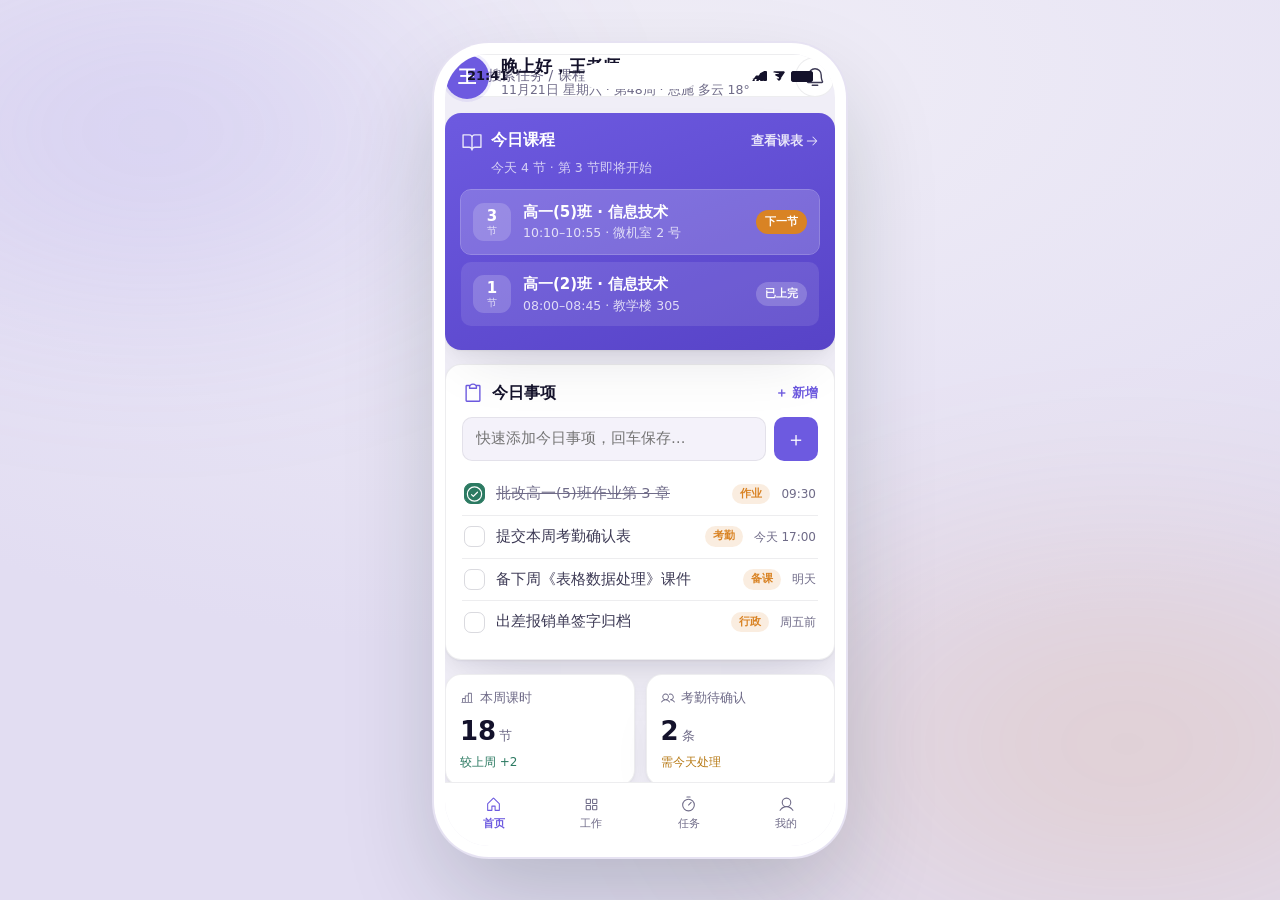
<file: previews/ui-redesign/teacher.html>
<!DOCTYPE html>
<html lang="zh-CN">
<head>
<meta charset="UTF-8">
<meta name="viewport" content="width=device-width,initial-scale=1,viewport-fit=cover,maximum-scale=1">
<meta name="theme-color" content="#e9eeed">
<title>教师工作台 · 首页</title>
<style>:root{--page:#f0eef7;--bg:#ffffff;--panel-2:#f4f2fa;--panel-3:#eae7f4;--border:rgba(30,26,60,.08);--border-strong:rgba(30,26,60,.16);--ink-1:#14122b;--ink-2:#3d3a55;--ink-3:#6f6b88;--accent:#6d5ae0;--accent-deep:#5743c7;--accent-soft:rgba(109,90,224,.10);--accent-line:rgba(109,90,224,.28);--accent-2:#d98324;--accent-2-soft:rgba(217,131,36,.14);--grad-1:#6d5ae0;--grad-2:#5743c7;--on-accent:#fff;--up:#2C7A62;--down:#C0453C;--warn:#B77A16;--r-shell:24px;--r-card:16px;--r-ctl:10px;--r-pill:999px;--ease:cubic-bezier(.22,.75,.3,1);--tab:64px;--shadow-card:0 1px 2px rgba(20,18,43,.05),0 8px 20px -6px rgba(20,18,43,.08),0 28px 60px -24px rgba(20,18,43,.12);--frame:#ffffff;--frame-2:#e6e2f2;--stage-1:#f0eef7;--stage-2:#e2ddf2;--halo-1:var(--accent);--halo-2:var(--accent-2);--halo-a:.18;}html[data-theme="teal"]{--page:#e9eeed;--panel-2:#f1f5f4;--panel-3:#e7eeec;--border:rgba(16,38,38,.08);--border-strong:rgba(16,38,38,.16);--ink-1:#0f2322;--ink-2:#3a4b4a;--ink-3:#6b7d7c;--accent:#176C6B;--accent-deep:#0f5251;--accent-soft:rgba(23,108,107,.10);--accent-line:rgba(23,108,107,.28);--accent-2:#C4633F;--accent-2-soft:rgba(196,99,63,.12);--grad-1:#176C6B;--grad-2:#0f5251;--frame-2:#dfe6e4;--stage-1:#e9eeed;--stage-2:#d5e0de;}html[data-theme="blue"]{--page:#f2f6fd;--panel-2:#eef3fb;--panel-3:#e4ecf7;--border:rgba(18,38,66,.08);--border-strong:rgba(18,38,66,.16);--ink-1:#101d2e;--ink-2:#3a4a5e;--ink-3:#6b7a8c;--accent:#0A84FF;--accent-deep:#0066D6;--accent-soft:rgba(10,132,255,.10);--accent-line:rgba(10,132,255,.28);--accent-2:#FF9F0A;--accent-2-soft:rgba(255,159,10,.14);--grad-1:#0A84FF;--grad-2:#0066D6;--frame-2:#dde7f5;--stage-1:#f2f6fd;--stage-2:#dce7f5;}html[data-theme="forest"]{--page:#ecf3f0;--panel-2:#f1f6f4;--panel-3:#e6eeea;--border:rgba(18,42,34,.08);--border-strong:rgba(18,42,34,.16);--ink-1:#0f211a;--ink-2:#384b43;--ink-3:#6b7d74;--accent:#2C7A62;--accent-deep:#1f5e4b;--accent-soft:rgba(44,122,98,.10);--accent-line:rgba(44,122,98,.28);--accent-2:#D2693E;--accent-2-soft:rgba(210,105,62,.13);--grad-1:#2C7A62;--grad-2:#1f5e4b;--frame-2:#d9e6df;--stage-1:#ecf3f0;--stage-2:#d8e6df;}html[data-theme="dark"]{--page:#17171d;--bg:#202028;--panel-2:#26262f;--panel-3:#2c2c36;--border:rgba(255,255,255,.08);--border-strong:rgba(255,255,255,.16);--ink-1:#f2f0f8;--ink-2:#c9c5d6;--ink-3:#9490a6;--accent:#8b7cff;--accent-deep:#6d5ae0;--accent-soft:rgba(139,124,255,.14);--accent-line:rgba(139,124,255,.3);--accent-2:#e8a25c;--accent-2-soft:rgba(232,162,92,.16);--grad-1:#5a48c9;--grad-2:#3f328f;--frame-2:#2c2c36;--stage-1:#17171d;--stage-2:#121217;--shadow-card:0 1px 2px rgba(0,0,0,.2),0 8px 20px -6px rgba(0,0,0,.3),0 28px 60px -24px rgba(0,0,0,.4);}html[data-theme="cream"]{--page:#f3eee2;--bg:#fbf8f0;--panel-2:#efe9da;--panel-3:#e8e0cd;--border:rgba(90,74,48,.10);--border-strong:rgba(90,74,48,.18);--ink-1:#3a3226;--ink-2:#5c5344;--ink-3:#8a8071;--accent:#6b8f6f;--accent-deep:#557559;--accent-soft:rgba(107,143,111,.12);--accent-line:rgba(107,143,111,.3);--accent-2:#c08a4e;--accent-2-soft:rgba(192,138,78,.15);--grad-1:#6b8f6f;--grad-2:#557559;--frame-2:#e5ddc9;--stage-1:#f3eee2;--stage-2:#e8e0cd;}*{box-sizing:border-box;margin:0;padding:0;-webkit-tap-highlight-color:transparent}html,body{height:100%}body{background:var(--page);color:var(--ink-1);overflow:hidden;font-family:"PingFang SC","Hiragino Sans GB","Microsoft YaHei",system-ui,sans-serif;font-size:16px;line-height:1.5}button{font:inherit;color:inherit;background:none;border:0;cursor:pointer;min-height:24px}img,svg{display:block;max-width:100%}.ic{width:22px;height:22px;flex:0 0 auto}.ic.sm{width:17px;height:17px}.ic.xs{width:14px;height:14px}.stage{position:fixed;inset:0;display:flex;align-items:center;justify-content:center;overflow:hidden;background:radial-gradient(130% 90% at 50% 8%,var(--stage-1),var(--stage-2) 72%)}.stage::before{content:"";position:absolute;inset:-18%;z-index:0;pointer-events:none;opacity:var(--halo-a);filter:blur(90px);background:radial-gradient(38% 30% at 22% 24%,var(--halo-1),transparent 70%),radial-gradient(42% 34% at 78% 74%,var(--halo-2),transparent 70%)}#app{position:relative;z-index:1;width:100%;height:100%;overflow:hidden;background:var(--page)}@media(min-width:760px){#app{width:390px;height:min(844px,88vh);border-radius:44px;box-shadow:0 0 0 11px var(--frame),0 0 0 13px var(--frame-2),0 44px 100px rgba(15,35,34,.22)}.notch{position:absolute;top:9px;left:50%;transform:translateX(-50%);width:112px;height:26px;border-radius:15px;background:var(--frame);z-index:60}}@media(max-width:759px){.notch{display:none}.stage::before{display:none}}.statusbar{position:absolute;top:0;left:0;right:0;z-index:55;height:44px;padding:0 22px;display:flex;align-items:center;justify-content:space-between;pointer-events:none;font-size:13px;font-weight:600}.sb-r{display:flex;align-items:center;gap:5px}.sb-r i{display:block;background:currentColor;border-radius:1px}.sb-r .sig{width:15px;height:10px;clip-path:polygon(0 72%,18% 72%,18% 100%,0 100%,27% 46%,45% 46%,45% 100%,27% 100%,54% 22%,72% 22%,72% 100%,54% 100%,54% 22%,82% 0,100% 0,100% 100%,82% 100%)}.sb-r .wifi{width:14px;height:10px;clip-path:polygon(50% 100%,32% 74%,68% 74%,50% 100%,50% 66%,20% 40%,28% 30%,72% 30%,80% 40%,50% 66%,50% 24%,8% 12%,14% 2%,86% 2%,92% 12%)}.sb-r .bat{width:22px;height:11px;border-radius:3px;box-shadow:inset 0 0 0 1px currentColor;position:relative}.sb-r .bat::before{content:"";position:absolute;inset:2px;width:64%;background:currentColor;border-radius:1px}.topbar{position:absolute;top:0;left:0;right:0;z-index:50;padding:calc(env(safe-area-inset-top)+54px) 20px 10px;display:flex;align-items:center;gap:12px}.avatar{width:44px;height:44px;border-radius:var(--r-pill);background:var(--accent);color:var(--on-accent);display:flex;align-items:center;justify-content:center;font-weight:700;font-size:18px;flex:0 0 auto;box-shadow:0 0 0 3px var(--accent-soft)}.greet{flex:1;min-width:0}.greet .hi{font-size:17px;font-weight:700;color:var(--ink-1)}.greet .sub{font-size:12.5px;color:var(--ink-3);margin-top:1px}.icon-btn{width:40px;height:40px;border-radius:var(--r-pill);background:var(--bg);border:1px solid var(--border);display:flex;align-items:center;justify-content:center;color:var(--ink-2);position:relative}.icon-btn .dot{position:absolute;top:9px;right:10px;width:7px;height:7px;border-radius:50%;background:var(--accent-2);border:1.5px solid var(--bg)}#flow{height:100%;overflow-y:auto;-webkit-overflow-scrolling:touch;scrollbar-width:none;padding:calc(env(safe-area-inset-top)+112px) 16px calc(var(--tab)+env(safe-area-inset-bottom)+22px)}#flow::-webkit-scrollbar{display:none}.panel[hidden]{display:none}.search{display:flex;align-items:center;gap:9px;background:var(--bg);border:1px solid var(--border);border-radius:var(--r-pill);padding:10px 16px;margin-bottom:16px;color:var(--ink-3);font-size:14px}.search .ic{color:var(--ink-3)}.card{background:var(--bg);border:1px solid var(--border);border-radius:var(--r-card);padding:16px;margin-bottom:14px;box-shadow:var(--shadow-card)}.card-hd{display:flex;align-items:center;gap:8px;margin-bottom:12px}.card-hd .ic{color:var(--accent)}.card-hd h3{font-size:15.5px;font-weight:700;color:var(--ink-1)}.card-hd .link{margin-left:auto;font-size:12.5px;color:var(--accent);display:flex;align-items:center;gap:2px;font-weight:600}.hero-card{background:linear-gradient(160deg,var(--grad-1) 0%,var(--grad-2) 100%);color:#fff;border:0;overflow:hidden;position:relative}.hero-card .card-hd h3{color:#fff}.hero-card .card-hd .ic{color:rgba(255,255,255,.85)}.hero-card .card-hd .link{color:rgba(255,255,255,.85)}.hero-card .hero-sub{font-size:12.5px;color:rgba(255,255,255,.72);margin:-6px 0 12px 30px}.per{display:flex;align-items:center;gap:12px;padding:11px 12px;border-radius:var(--r-ctl);background:rgba(255,255,255,.10);margin-bottom:8px}.per:last-child{margin-bottom:0}.per.next{background:rgba(255,255,255,.18);outline:1px solid rgba(255,255,255,.32)}.per .no{width:38px;height:38px;border-radius:11px;background:rgba(255,255,255,.18);display:flex;flex-direction:column;align-items:center;justify-content:center;flex:0 0 auto;line-height:1.1}.per .no b{font-size:15px}.per .no span{font-size:10px;opacity:.75}.per .meta{flex:1;min-width:0}.per .meta .t{font-size:15px;font-weight:600}.per .meta .d{font-size:12.5px;opacity:.78;margin-top:1px}.per .badge{font-size:11px;font-weight:700;padding:4px 9px;border-radius:var(--r-pill);background:var(--accent-2);color:#fff}.per .badge.soft{background:rgba(255,255,255,.2);color:#fff}.quick-add{display:flex;gap:8px;margin-bottom:12px}.quick-add input{flex:1;min-width:0;border:1px solid var(--border);background:var(--panel-2);border-radius:var(--r-ctl);padding:10px 13px;font:inherit;font-size:14.5px;color:var(--ink-1);outline:none}.quick-add input:focus{border-color:var(--accent-line)}.quick-add button{width:44px;border-radius:var(--r-ctl);background:var(--accent);color:var(--on-accent);display:flex;align-items:center;justify-content:center;font-size:20px;font-weight:500;flex:0 0 auto}.todo{display:flex;align-items:center;gap:11px;padding:10px 2px;border-bottom:1px solid var(--border)}.todo:last-child{border-bottom:0}.todo .ck{width:21px;height:21px;border-radius:7px;border:1.5px solid var(--border-strong);flex:0 0 auto;display:flex;align-items:center;justify-content:center;color:#fff}.todo.done .ck{background:var(--up);border-color:var(--up)}.todo .tx{flex:1;font-size:14.5px;color:var(--ink-2)}.todo.done .tx{color:var(--ink-3);text-decoration:line-through}.todo .when{font-size:12px;color:var(--ink-3)}.todo .tag{font-size:11px;padding:2px 8px;border-radius:var(--r-pill);background:var(--accent-2-soft);color:var(--accent-2);font-weight:600}.stats{display:grid;grid-template-columns:repeat(2,1fr);gap:11px;margin-bottom:14px}.stat{background:var(--bg);border:1px solid var(--border);border-radius:var(--r-card);padding:14px;box-shadow:var(--shadow-card)}.stat .k{font-size:12.5px;color:var(--ink-3);display:flex;align-items:center;gap:6px}.stat .v{font-size:26px;font-weight:700;color:var(--ink-1);margin-top:4px;font-variant-numeric:tabular-nums}.stat .v small{font-size:13px;font-weight:500;color:var(--ink-3);margin-left:3px}.stat .f{font-size:12px;color:var(--up);margin-top:2px}.stat .f.warn{color:var(--warn)}.week{display:flex;gap:6px}.week .d{flex:1;text-align:center;padding:9px 0;border-radius:var(--r-ctl);background:var(--panel-2)}.week .d.on{background:var(--accent-soft)}.week .d .w{font-size:11.5px;color:var(--ink-3)}.week .d.on .w{color:var(--accent);font-weight:700}.week .d .dots{display:flex;gap:2px;justify-content:center;margin-top:6px;min-height:6px}.week .d .dots i{width:5px;height:5px;border-radius:50%;background:var(--accent)}.week .d .dots i.t{background:var(--accent-2)}.group{margin-bottom:18px}.group-hd{font-size:12.5px;font-weight:700;color:var(--ink-3);letter-spacing:.06em;margin:0 4px 10px}.grid{display:grid;grid-template-columns:repeat(4,1fr);gap:10px}.tile{background:var(--bg);border:1px solid var(--border);border-radius:var(--r-card);padding:14px 6px 11px;display:flex;flex-direction:column;align-items:center;gap:8px;box-shadow:var(--shadow-card)}.tile .ti{width:42px;height:42px;border-radius:13px;background:var(--accent-soft);color:var(--accent);display:flex;align-items:center;justify-content:center}.tile.warn .ti{background:var(--accent-2-soft);color:var(--accent-2)}.tile span{font-size:12.5px;color:var(--ink-2);text-align:center}.seg{display:inline-flex;background:var(--panel-2);border-radius:var(--r-pill);padding:4px;gap:2px;margin-bottom:14px}.seg button{padding:7px 15px;border-radius:var(--r-pill);font-size:13.5px;color:var(--ink-3);font-weight:600}.seg button.on{background:var(--bg);color:var(--accent);box-shadow:var(--shadow-card)}.task{display:flex;gap:13px;padding:14px;background:var(--bg);border:1px solid var(--border);border-radius:var(--r-card);margin-bottom:11px;box-shadow:var(--shadow-card)}.task .st{width:6px;border-radius:3px;background:var(--accent);flex:0 0 auto}.task.done .st{background:var(--border-strong)}.task .b{flex:1;min-width:0}.task .b .tt{font-size:15px;font-weight:600;color:var(--ink-1)}.task .b .dd{font-size:12.5px;color:var(--ink-3);margin-top:3px}.task .meta-row{display:flex;gap:8px;margin-top:9px;flex-wrap:wrap}.chip{font-size:11.5px;padding:3px 9px;border-radius:var(--r-pill);background:var(--panel-2);color:var(--ink-3);font-weight:600}.chip.g{background:rgba(44,122,98,.12);color:var(--up)}.chip.o{background:var(--accent-2-soft);color:var(--accent-2)}.chip.teal{background:var(--accent-soft);color:var(--accent)}.me-hero{background:linear-gradient(160deg,var(--grad-1),var(--grad-2));border-radius:var(--r-card);padding:20px;display:flex;align-items:center;gap:14px;color:#fff;margin-bottom:14px;border:0;box-shadow:var(--shadow-card)}.me-hero .avatar{width:56px;height:56px;font-size:22px;background:rgba(255,255,255,.18);box-shadow:none}.me-hero .n{font-size:19px;font-weight:700}.me-hero .r{font-size:12.5px;opacity:.8;margin-top:2px}.menu{background:var(--bg);border:1px solid var(--border);border-radius:var(--r-card);overflow:hidden;box-shadow:var(--shadow-card)}.menu .row{display:flex;align-items:center;gap:13px;padding:15px 16px;border-bottom:1px solid var(--border)}.menu .row:last-child{border-bottom:0}.menu .row .ic{color:var(--accent)}.menu .row .lbl{flex:1;font-size:15px;color:var(--ink-1)}.menu .row .val{font-size:12.5px;color:var(--ink-3)}.menu .row .arrow{color:var(--ink-3)}.tabbar{position:absolute;left:0;right:0;bottom:0;z-index:50;height:var(--tab);padding-bottom:env(safe-area-inset-bottom);display:flex;align-items:stretch;background:var(--bg);border-top:1px solid var(--border)}.tabbar button{flex:1;display:flex;flex-direction:column;align-items:center;justify-content:center;gap:3px;font-size:11px;color:var(--ink-3)}.tabbar button.on{color:var(--accent);font-weight:600}.scrim{position:absolute;inset:0;z-index:88;background:rgba(15,35,34,.42);opacity:0;pointer-events:none;transition:opacity .26s var(--ease)}.scrim.on{opacity:1;pointer-events:auto}.modal{position:absolute;left:0;right:0;bottom:0;z-index:90;background:var(--bg);border-radius:22px 22px 0 0;padding:18px 20px calc(env(safe-area-inset-bottom)+24px);max-height:82%;overflow-y:auto;transform:translateY(100%);transition:transform .3s var(--ease)}.modal.on{transform:none}.modal .grab{width:38px;height:4px;border-radius:2px;background:var(--border-strong);margin:0 auto 16px}.modal h3{font-size:17px;font-weight:700;margin-bottom:4px}.modal .sub{font-size:12.5px;color:var(--ink-3);margin-bottom:16px}.att-row{display:flex;align-items:center;gap:12px;padding:11px 0;border-bottom:1px solid var(--border)}.att-row:last-of-type{border-bottom:0}.att-row .n{flex:1;font-size:14.5px}.att-row .c{font-size:12.5px;color:var(--ink-3);display:flex;align-items:center;gap:7px}.avatars{display:flex;align-items:center;gap:6px}.av{width:26px;height:26px;border-radius:50%;background:var(--panel-3);color:var(--accent);display:flex;align-items:center;justify-content:center;font-size:12px;font-weight:600;border:1px solid var(--border)}.st-ok{font-size:11.5px;font-weight:700;padding:3px 9px;border-radius:var(--r-pill);background:rgba(44,122,98,.12);color:var(--up)}.st-wait{font-size:11.5px;font-weight:700;padding:3px 9px;border-radius:var(--r-pill);background:var(--accent-2-soft);color:var(--accent-2)}.modal .cta-row{display:flex;gap:10px;margin-top:18px}.btn-primary{flex:1;height:48px;border-radius:var(--r-ctl);background:var(--accent);color:var(--on-accent);font-weight:700;font-size:15.5px}.btn-ghost{flex:1;height:48px;border-radius:var(--r-ctl);border:1px solid var(--border-strong);color:var(--ink-2);font-weight:600}.themes{display:grid;grid-template-columns:repeat(2,1fr);gap:11px;margin-top:6px}.theme-opt{display:flex;align-items:center;gap:11px;padding:13px;border:1px solid var(--border);border-radius:var(--r-ctl);text-align:left;background:var(--bg)}.theme-opt.on{border-color:var(--accent-line);background:var(--accent-soft)}.theme-opt .sw{width:30px;height:30px;border-radius:9px;flex:0 0 auto}.theme-opt .tn{font-size:14px;font-weight:700;color:var(--ink-1)}.theme-opt .td{font-size:11.5px;color:var(--ink-3)}.toast{position:absolute;left:50%;bottom:calc(var(--tab)+24px);z-index:70;transform:translate(-50%,14px);opacity:0;pointer-events:none;max-width:78%;padding:11px 18px;border-radius:var(--r-pill);background:rgba(15,35,34,.88);color:#fff;font-size:13.5px;transition:opacity .28s var(--ease),transform .28s var(--ease)}.toast.on{opacity:1;transform:translate(-50%,0)}@media(prefers-reduced-motion:reduce){*{animation:none!important;transition:none!important}}</style>
</head>
<body>
<div class="stage"><div id="app">
  <div class="notch"></div>
  <div class="statusbar"><span>21:41</span><span class="sb-r"><i class="sig"></i><i class="wifi"></i><i class="bat"></i></span></div>

  <div class="topbar">
    <div class="avatar">王</div>
    <div class="greet">
      <div class="hi">晚上好，王老师</div>
      <div class="sub">11月21日 星期六 · 第48周 · 恩施 多云 18°</div>
    </div>
    <button class="icon-btn" id="bell" aria-label="通知" data-ic="bell-simple"></button>
  </div>

  <div id="flow">
    <section class="panel" data-panel="home">
      <div class="search"><span data-ic="magnifying-glass" class="ic sm"></span>搜索任务 / 课程 / 笔记 / 出勤…</div>

      <article class="card hero-card" data-expand>
        <div class="card-hd"><span data-ic="book-open" class="ic"></span><h3>今日课程</h3>
          <button class="link" id="timetable-link">查看课表 <span data-ic="arrow-right" class="ic xs"></span></button>
        </div>
        <div class="hero-sub">今天 4 节 · 第 3 节即将开始</div>
        <div class="per next">
          <div class="no"><b>3</b><span>节</span></div>
          <div class="meta"><div class="t">高一(5)班 · 信息技术</div><div class="d">10:10–10:55 · 微机室 2 号</div></div>
          <span class="badge">下一节</span>
        </div>
        <div class="per"><div class="no"><b>1</b><span>节</span></div>
          <div class="meta"><div class="t">高一(2)班 · 信息技术</div><div class="d">08:00–08:45 · 教学楼 305</div></div>
          <span class="badge soft">已上完</span></div>
        <div class="more" data-expand-more></div>
      </article>

      <article class="card">
        <div class="card-hd"><span data-ic="clipboard" class="ic"></span><h3>今日事项</h3>
          <button class="link" id="quick-add-btn">＋ 新增</button>
        </div>
        <div class="quick-add">
          <input id="qa" type="text" placeholder="快速添加今日事项，回车保存…">
          <button id="qa-add" aria-label="添加">＋</button>
        </div>
        <div class="todo done"><span class="ck" data-ic="check-circle" class="ic xs"></span>
          <span class="tx">批改高一(5)班作业第 3 章</span><span class="tag">作业</span><span class="when">09:30</span></div>
        <div class="todo"><span class="ck"></span>
          <span class="tx">提交本周考勤确认表</span><span class="tag">考勤</span><span class="when">今天 17:00</span></div>
        <div class="todo"><span class="ck"></span>
          <span class="tx">备下周《表格数据处理》课件</span><span class="tag">备课</span><span class="when">明天</span></div>
        <div class="todo"><span class="ck"></span>
          <span class="tx">出差报销单签字归档</span><span class="tag">行政</span><span class="when">周五前</span></div>
      </article>

      <div class="stats">
        <div class="stat"><div class="k"><span data-ic="chart-bar" class="ic xs"></span>本周课时</div>
          <div class="v">18<small>节</small></div><div class="f">较上周 +2</div></div>
        <div class="stat"><div class="k"><span data-ic="users" class="ic xs"></span>考勤待确认</div>
          <div class="v">2<small>条</small></div><div class="f warn">需今天处理</div></div>
        <div class="stat"><div class="k"><span data-ic="file-text" class="ic xs"></span>备课截止</div>
          <div class="v">1<small>份</small></div><div class="f warn">剩余 2 天</div></div>
        <div class="stat"><div class="k"><span data-ic="notebook" class="ic xs"></span>最近笔记</div>
          <div class="v">3<small>篇</small></div><div class="f">本周新增</div></div>
      </div>

      <article class="card">
        <div class="card-hd"><span data-ic="calendar" class="ic"></span><h3>本周课表</h3>
          <button class="link">整周 <span data-ic="arrow-right" class="ic xs"></span></button>
        </div>
        <div class="week">
          <div class="d"><div class="w">一</div><div class="dots"><i></i><i></i></div></div>
          <div class="d"><div class="w">二</div><div class="dots"><i></i><i class="t"></i></div></div>
          <div class="d on"><div class="w">六</div><div class="dots"><i></i></div></div>
          <div class="d"><div class="w">日</div><div class="dots"></div></div>
          <div class="d"><div class="w">一</div><div class="dots"><i></i><i></i><i class="t"></i></div></div>
        </div>
      </article>
    </section>

    <section class="panel" data-panel="work" hidden>
      <div class="group">
        <div class="group-hd">教学</div>
        <div class="grid">
          <button class="tile" data-open-att><span class="ti" data-ic="book-open"></span><span>上课</span></button>
          <button class="tile"><span class="ti" data-ic="calendar"></span><span>课表</span></button>
          <button class="tile"><span class="ti" data-ic="file-text"></span><span>备课</span></button>
          <button class="tile"><span class="ti" data-ic="graduation-cap"></span><span>教材</span></button>
        </div>
      </div>
      <div class="group">
        <div class="group-hd">教务</div>
        <div class="grid">
          <button class="tile" data-open-att><span class="ti" data-ic="users"></span><span>考勤</span></button>
          <button class="tile warn"><span class="ti" data-ic="shield"></span><span>监考</span></button>
          <button class="tile warn"><span class="ti" data-ic="car"></span><span>出差</span></button>
          <button class="tile"><span class="ti" data-ic="wrench"></span><span>维修</span></button>
        </div>
      </div>
      <div class="group">
        <div class="group-hd">记录与学习</div>
        <div class="grid">
          <button class="tile"><span class="ti" data-ic="notebook"></span><span>笔记</span></button>
          <button class="tile"><span class="ti" data-ic="pencil"></span><span>便签</span></button>
          <button class="tile"><span class="ti" data-ic="book"></span><span>学习</span></button>
          <button class="tile"><span class="ti" data-ic="timer"></span><span>自习任务</span></button>
        </div>
      </div>
      <div class="group">
        <div class="group-hd">学生工具</div>
        <div class="grid">
          <button class="tile"><span class="ti" data-ic="dice-one"></span><span>点名</span></button>
          <button class="tile warn"><span class="ti" data-ic="gift"></span><span>盲盒</span></button>
          <button class="tile warn"><span class="ti" data-ic="warning"></span><span>违纪</span></button>
          <button class="tile"><span class="ti" data-ic="chat"></span><span>留言板</span></button>
        </div>
      </div>
    </section>

    <section class="panel" data-panel="task" hidden>
      <div class="seg"><button class="on">全部</button><button>进行中</button><button>已结束</button></div>
      <div class="task" data-state="doing"><div class="st"></div><div class="b">
        <div class="tt">高一(5)班 · 第 4 节自习任务</div>
        <div class="dd">课堂自习 · 35 分钟 · 10:10 发布</div>
        <div class="meta-row"><span class="chip teal">进行中</span><span class="chip">28 人已签到</span><span class="chip">计课时</span></div>
      </div></div>
      <div class="task" data-state="doing"><div class="st"></div><div class="b">
        <div class="tt">高一(2)班 · 错题整理专项</div>
        <div class="dd">课后任务 · 40 分钟 · 昨天 16:30 发布</div>
        <div class="meta-row"><span class="chip teal">进行中</span><span class="chip">31 人已交</span><span class="chip">学生端可见</span></div>
      </div></div>
      <div class="task done" data-state="done"><div class="st"></div><div class="b">
        <div class="tt">高一(3)班 · 上午默写任务</div>
        <div class="dd">课堂自习 · 20 分钟 · 今天 09:00</div>
        <div class="meta-row"><span class="chip g">已结束</span><span class="chip">42 人完成</span></div>
      </div></div>
    </section>

    <section class="panel" data-panel="me" hidden>
      <div class="me-hero">
        <div class="avatar">王</div>
        <div><div class="n">王老师</div><div class="r">高一信息技术 · 工号 T2026018</div></div>
      </div>
      <div class="menu">
        <div class="row"><span data-ic="user" class="ic"></span><span class="lbl">个人信息</span><span class="val">昵称 / 学科 / 班级</span><span class="arrow" data-ic="arrow-right" class="ic xs"></span></div>
        <div class="row"><span data-ic="shield" class="ic"></span><span class="lbl">账号安全</span><span class="val">密码 / PIN / 绑定</span><span class="arrow" data-ic="arrow-right" class="ic xs"></span></div>
        <div class="row" id="theme-row"><span data-ic="gear" class="ic"></span><span class="lbl">主题配色</span><span class="val" id="theme-val">紫云</span><span class="arrow" data-ic="arrow-right" class="ic xs"></span></div>
        <div class="row"><span data-ic="folder" class="ic"></span><span class="lbl">数据备份与恢复</span><span class="val">本地 + 云端</span><span class="arrow" data-ic="arrow-right" class="ic xs"></span></div>
        <div class="row"><span data-ic="trash" class="ic"></span><span class="lbl">回收站</span><span class="val">12 条记录</span><span class="arrow" data-ic="arrow-right" class="ic xs"></span></div>
      </div>
    </section>
  </div>

  <nav class="tabbar">
    <button class="on" data-go="home"><span data-ic="house" class="ic sm"></span>首页</button>
    <button data-go="work"><span data-ic="grid" class="ic sm"></span>工作</button>
    <button data-go="task"><span data-ic="timer" class="ic sm"></span>任务</button>
    <button data-go="me"><span data-ic="user" class="ic sm"></span>我的</button>
  </nav>

  <div class="toast" id="toast"></div>
  <div class="scrim" id="scrim"></div>
  <div class="modal" id="theme-modal">
    <div class="grab"></div>
    <h3>主题配色</h3>
    <div class="sub">切换后自动保存，教师端与学生端同步</div>
    <div class="themes">
      <button class="theme-opt" data-t="purple"><span class="sw" style="background:linear-gradient(135deg,#6d5ae0,#5743c7)"></span><span><span class="tn">紫云</span><br><span class="td">默认 · 紫</span></span></button>
      <button class="theme-opt" data-t="teal"><span class="sw" style="background:linear-gradient(135deg,#176C6B,#0f5251)"></span><span><span class="tn">青山</span><br><span class="td">青 · 沉稳</span></span></button>
      <button class="theme-opt" data-t="blue"><span class="sw" style="background:linear-gradient(135deg,#0A84FF,#0066D6)"></span><span><span class="tn">晴蓝</span><br><span class="td">旧版蓝系</span></span></button>
      <button class="theme-opt" data-t="forest"><span class="sw" style="background:linear-gradient(135deg,#2C7A62,#1f5e4b)"></span><span><span class="tn">墨绿</span><br><span class="td">护眼 · 深绿</span></span></button>
      <button class="theme-opt" data-t="dark"><span class="sw" style="background:linear-gradient(135deg,#202028,#5a48c9)"></span><span><span class="tn">暗夜</span><br><span class="td">深色 · 夜间</span></span></button>
      <button class="theme-opt" data-t="cream"><span class="sw" style="background:linear-gradient(135deg,#6b8f6f,#f3eee2)"></span><span><span class="tn">护眼米</span><br><span class="td">纸感 · 米色</span></span></button>
    </div>
  </div>
  <div class="modal" id="modal">
    <div class="grab"></div>
    <h3>今日考勤 · 高一(5)班</h3>
    <div class="sub">第 3 节 · 应到 42 人 · 已确认 40 人</div>
    <div class="att-row"><span class="n">应到人数</span><span class="c">42</span></div>
    <div class="att-row"><span class="n">实到 / 请假 / 缺席</span><span class="c">40 / 2 / 0</span></div>
    <div class="att-row"><span class="n">状态</span><span class="st-wait">已修改 · 待确认</span></div>
    <div class="att-row"><span class="n">请假学生</span>
      <span class="c avatars"><span class="av">李</span><span class="av">周</span>2 人请假</span></div>
    <div class="cta-row">
      <button class="btn-ghost" id="modal-close">取消</button>
      <button class="btn-primary" id="modal-ok">确认考勤</button>
    </div>
  </div>
</div></div>

<script>
const ICONS={
house:'M219.31,108.68l-80-80a16,16,0,0,0-22.62,0l-80,80A15.87,15.87,0,0,0,32,120v96a8,8,0,0,0,8,8h64a8,8,0,0,0,8-8V160h32v56a8,8,0,0,0,8,8h64a8,8,0,0,0,8-8V120A15.87,15.87,0,0,0,219.31,108.68ZM208,208H160V152a8,8,0,0,0-8-8H104a8,8,0,0,0-8,8v56H48V120l80-80,80,80Z',
'book-open':'M232,48H160a40,40,0,0,0-32,16A40,40,0,0,0,96,48H24a8,8,0,0,0-8,8V200a8,8,0,0,0,8,8H96a24,24,0,0,1,24,24,8,8,0,0,0,16,0,24,24,0,0,1,24-24h72a8,8,0,0,0,8-8V56A8,8,0,0,0,232,48ZM96,192H32V64H96a24,24,0,0,1,24,24V200A39.81,39.81,0,0,0,96,192Zm128,0H160a39.81,39.81,0,0,0-24,8V88a24,24,0,0,1,24-24h64Z',
calendar:'M208,32H184V24a8,8,0,0,0-16,0v8H88V24a8,8,0,0,0-16,0v8H48A16,16,0,0,0,32,48V208a16,16,0,0,0,16,16H208a16,16,0,0,0,16-16V48A16,16,0,0,0,208,32ZM72,48v8a8,8,0,0,0,16,0V48h80v8a8,8,0,0,0,16,0V48h24V80H48V48ZM208,208H48V96H208V208Zm-96-88v64a8,8,0,0,1-16,0V132.94l-4.42,2.22a8,8,0,0,1-7.16-14.32l16-8A8,8,0,0,1,112,120Zm59.16,30.45L152,176h16a8,8,0,0,1,0,16H136a8,8,0,0,1-6.4-12.8l28.78-38.37A8,8,0,1,0,145.07,132a8,8,0,1,1-13.85-8A24,24,0,0,1,176,136,23.76,23.76,0,0,1,171.16,150.45Z',
notebook:'M184,112a8,8,0,0,1-8,8H112a8,8,0,0,1,0-16h64A8,8,0,0,1,184,112Zm-8,24H112a8,8,0,0,0,0,16h64a8,8,0,0,0,0-16Zm48-88V208a16,16,0,0,1-16,16H48a16,16,0,0,1-16-16V48A16,16,0,0,1,48,32H208A16,16,0,0,1,224,48ZM48,208H72V48H48Zm160,0V48H88V208H208Z',
users:'M117.25,157.92a60,60,0,1,0-66.5,0A95.83,95.83,0,0,0,3.53,195.63a8,8,0,1,0,13.4,8.74,80,80,0,0,1,134.14,0,8,8,0,0,0,13.4-8.74A95.83,95.83,0,0,0,117.25,157.92ZM40,108a44,44,0,1,1,44,44A44.05,44.05,0,0,1,40,108Zm210.14,98.7a8,8,0,0,1-11.07-2.33A79.83,79.83,0,0,0,172,168a8,8,0,0,1,0-16,44,44,0,1,0-16.34-84.87,8,8,0,1,1-5.94-14.85,60,60,0,0,1,55.53,105.64,95.83,95.83,0,0,1,47.22,37.71A8,8,0,0,1,250.14,206.7Z',
shield:'M208,40H48A16,16,0,0,0,32,56v56c0,52.72,25.52,84.67,46.93,102.19,23.06,18.86,46,25.27,47,25.53a8,8,0,0,0,4.2,0c1-.26,23.91-6.67,47-25.53C198.48,196.67,224,164.72,224,112V56A16,16,0,0,0,208,40Zm0,72c0,37.07-13.66,67.16-40.6,89.42A129.3,129.3,0,0,1,128,223.62a128.25,128.25,0,0,1-38.92-21.81C61.82,179.51,48,149.3,48,112l0-56,160,0Z',
car:'M240,104H229.2L201.42,41.5A16,16,0,0,0,186.8,32H69.2a16,16,0,0,0-14.62,9.5L26.8,104H16a8,8,0,0,0,0,16h8v80a16,16,0,0,0,16,16H64a16,16,0,0,0,16-16V184h96v16a16,16,0,0,0,16,16h24a16,16,0,0,0,16-16V120h8a8,8,0,0,0,0-16ZM69.2,48H186.8l24.89,56H44.31ZM64,200H40V184H64Zm128,0V184h24v16Zm24-32H40V120H216ZM56,144a8,8,0,0,1,8-8H80a8,8,0,0,1,0,16H64A8,8,0,0,1,56,144Zm112,0a8,8,0,0,1,8-8h16a8,8,0,0,1,0,16H176A8,8,0,0,1,168,144Z',
wrench:'M226.76,69a8,8,0,0,0-12.84-2.88l-40.3,37.19-17.23-3.7-3.7-17.23,37.19-40.3A8,8,0,0,0,187,29.24,72,72,0,0,0,88,96,72.34,72.34,0,0,0,94,124.94L33.79,177c-.15.12-.29.26-.43.39a32,32,0,0,0,45.26,45.26c.13-.13.27-.28.39-.42L131.06,162A72,72,0,0,0,232,96,71.56,71.56,0,0,0,226.76,69ZM160,152a56.14,56.14,0,0,1-27.07-7,8,8,0,0,0-9.92,1.77L67.11,211.51a16,16,0,0,1-22.62-22.62L109.18,133a8,8,0,0,0,1.77-9.93,56,56,0,0,1,58.36-82.31l-31.2,33.81a8,8,0,0,0-1.94,7.1L141.83,108a8,8,0,0,0,6.14,6.14l26.35,5.66a8,8,0,0,0,7.1-1.94l33.81-31.2A56.06,56.06,0,0,1,160,152Z',
chat:'M216,48H40A16,16,0,0,0,24,64V224a15.84,15.84,0,0,0,9.25,14.5A16.05,16.05,0,0,0,40,240a15.89,15.89,0,0,0,10.25-3.78l.09-.07L83,208H216a16,16,0,0,0,16-16V64A16,16,0,0,0,216,48ZM40,224h0ZM216,192H80a8,8,0,0,0-5.23,1.95L40,224V64H216Z',
'graduation-cap':'M251.76,88.94l-120-64a8,8,0,0,0-7.52,0l-120,64a8,8,0,0,0,0,14.12L32,117.87v48.42a15.91,15.91,0,0,0,4.06,10.65C49.16,191.53,78.51,216,128,216a130,130,0,0,0,48-8.76V240a8,8,0,0,0,16,0V199.51a115.63,115.63,0,0,0,27.94-22.57A15.91,15.91,0,0,0,224,166.29V117.87l27.76-14.81a8,8,0,0,0,0-14.12ZM128,200c-43.27,0-68.72-21.14-80-33.71V126.4l76.24,40.66a8,8,0,0,0,7.52,0L176,143.47v46.34C163.4,195.69,147.52,200,128,200Zm80-33.75a97.83,97.83,0,0,1-16,14.25V134.93l16-8.53ZM188,118.94l-.22-.13-56-29.87a8,8,0,0,0-7.52,14.12L171,128l-43,22.93L25,96,128,41.07,231,96Z',
timer:'M128,40a96,96,0,1,0,96,96A96.11,96.11,0,0,0,128,40Zm0,176a80,80,0,1,1,80-80A80.09,80.09,0,0,1,128,216ZM173.66,90.34a8,8,0,0,1,0,11.32l-40,40a8,8,0,0,1-11.32-11.32l40-40A8,8,0,0,1,173.66,90.34ZM96,16a8,8,0,0,1,8-8h48a8,8,0,0,1,0,16H104A8,8,0,0,1,96,16Z',
folder:'M216,72H131.31L104,44.69A15.86,15.86,0,0,0,92.69,40H40A16,16,0,0,0,24,56V200.62A15.4,15.4,0,0,0,39.38,216H216.89A15.13,15.13,0,0,0,232,200.89V88A16,16,0,0,0,216,72ZM40,56H92.69l16,16H40ZM216,200H40V88H216Z',
'dice-one':'M192,32H64A32,32,0,0,0,32,64V192a32,32,0,0,0,32,32H192a32,32,0,0,0,32-32V64A32,32,0,0,0,192,32Zm16,160a16,16,0,0,1-16,16H64a16,16,0,0,1-16-16V64A16,16,0,0,1,64,48H192a16,16,0,0,1,16,16Zm-68-64a12,12,0,1,1-12-12A12,12,0,0,1,140,128Z',
gift:'M216,72H180.92c.39-.33.79-.65,1.17-1A29.53,29.53,0,0,0,192,49.57,32.62,32.62,0,0,0,158.44,16,29.53,29.53,0,0,0,137,25.91a54.94,54.94,0,0,0-9,14.48,54.94,54.94,0,0,0-9-14.48A29.53,29.53,0,0,0,97.56,16,32.62,32.62,0,0,0,64,49.57,29.53,29.53,0,0,0,73.91,71c.38.33.78.65,1.17,1H40A16,16,0,0,0,24,88v32a16,16,0,0,0,16,16v64a16,16,0,0,0,16,16H200a16,16,0,0,0,16-16V136a16,16,0,0,0,16-16V88A16,16,0,0,0,216,72ZM149,36.51a13.69,13.69,0,0,1,10-4.5h.49A16.62,16.62,0,0,1,176,49.08a13.69,13.69,0,0,1-4.5,10c-9.49,8.4-25.24,11.36-35,12.4C137.7,60.89,141,45.5,149,36.51Zm-64.09.36A16.63,16.63,0,0,1,96.59,32h.49a13.69,13.69,0,0,1,10,4.5c8.39,9.48,11.35,25.2,12.39,34.92-9.72-1-25.44-4-34.92-12.39a13.69,13.69,0,0,1-4.5-10A16.6,16.6,0,0,1,84.87,36.87ZM40,88h80v32H40Zm16,48h64v64H56Zm144,64H136V136h64Zm16-80H136V88h80v32Z',
warning:'M236.8,188.09,149.35,36.22h0a24.76,24.76,0,0,0-42.7,0L19.2,188.09a23.51,23.51,0,0,0,0,23.72A24.35,24.35,0,0,0,40.55,224h174.9a24.35,24.35,0,0,0,21.33-12.19A23.51,23.51,0,0,0,236.8,188.09ZM222.93,203.8a8.5,8.5,0,0,1-7.48,4.2H40.55a8.5,8.5,0,0,1-7.48-4.2,7.59,7.59,0,0,1,0-7.72L120.52,44.21a8.75,8.75,0,0,1,15,0l87.45,151.87A7.59,7.59,0,0,1,222.93,203.8ZM120,144V104a8,8,0,0,1,16,0v40a8,8,0,0,1-16,0Zm20,36a12,12,0,1,1-12-12A12,12,0,0,1,140,180Z',
trash:'M216,48H176V40a24,24,0,0,0-24-24H104A24,24,0,0,0,80,40v8H40a8,8,0,0,0,0,16h8V208a16,16,0,0,0,16,16H192a16,16,0,0,0,16-16V64h8a8,8,0,0,0,0-16ZM96,40a8,8,0,0,1,8-8h48a8,8,0,0,1,8,8v8H96Zm96,168H64V64H192ZM112,104v64a8,8,0,0,1-16,0V104a8,8,0,0,1,16,0Zm48,0v64a8,8,0,0,1-16,0V104a8,8,0,0,1,16,0Z',
'check-circle':'M173.66,98.34a8,8,0,0,1,0,11.32l-56,56a8,8,0,0,1-11.32,0l-24-24a8,8,0,0,1,11.32-11.32L112,148.69l50.34-50.35A8,8,0,0,1,173.66,98.34ZM232,128A104,104,0,1,1,128,24,104.11,104.11,0,0,1,232,128Zm-16,0a88,88,0,1,0-88,88A88.1,88.1,0,0,0,216,128Z',
'arrow-right':'M221.66,133.66l-72,72a8,8,0,0,1-11.32-11.32L196.69,136H40a8,8,0,0,1,0-16H196.69L138.34,61.66a8,8,0,0,1,11.32-11.32l72,72A8,8,0,0,1,221.66,133.66Z',
gear:'M128,80a48,48,0,1,0,48,48A48.05,48.05,0,0,0,128,80Zm0,80a32,32,0,1,1,32-32A32,32,0,0,1,128,160Zm88-29.84q.06-2.16,0-4.32l14.92-18.64a8,8,0,0,0,1.48-7.06,107.21,107.21,0,0,0-10.88-26.25,8,8,0,0,0-6-3.93l-23.72-2.64q-1.48-1.56-3-3L186,40.54a8,8,0,0,0-3.94-6,107.71,107.71,0,0,0-26.25-10.87,8,8,0,0,0-7.06,1.49L130.16,40Q128,40,125.84,40L107.2,25.11a8,8,0,0,0-7.06-1.48A107.6,107.6,0,0,0,73.89,34.51a8,8,0,0,0-3.93,6L67.32,64.27q-1.56,1.49-3,3L40.54,70a8,8,0,0,0-6,3.94,107.71,107.71,0,0,0-10.87,26.25,8,8,0,0,0,1.49,7.06L40,125.84Q40,128,40,130.16L25.11,148.8a8,8,0,0,0-1.48,7.06,107.21,107.21,0,0,0,10.88,26.25,8,8,0,0,0,6,3.93l23.72,2.64q1.49,1.56,3,3L70,215.46a8,8,0,0,0,3.94,6,107.71,107.71,0,0,0,26.25,10.87,8,8,0,0,0,7.06-1.49L125.84,216q2.16.06,4.32,0l18.64,14.92a8,8,0,0,0,7.06,1.48,107.21,107.21,0,0,0,26.25-10.88,8,8,0,0,0,3.93-6l2.64-23.72q1.56-1.48,3-3L215.46,186a8,8,0,0,0,6-3.94,107.71,107.71,0,0,0,10.87-26.25,8,8,0,0,0-1.49-7.06Zm-16.1-6.5a73.93,73.93,0,0,1,0,8.68,8,8,0,0,0,1.74,5.48l14.19,17.73a91.57,91.57,0,0,1-6.23,15L187,173.11a8,8,0,0,0-5.1,2.64,74.11,74.11,0,0,1-6.14,6.14,8,8,0,0,0-2.64,5.1l-2.51,22.58a91.32,91.32,0,0,1-15,6.23l-17.74-14.19a8,8,0,0,0-5-1.75h-.48a73.93,73.93,0,0,1-8.68,0,8,8,0,0,0-5.48,1.74L100.45,215.8a91.57,91.57,0,0,1-15-6.23L82.89,187a8,8,0,0,0-2.64-5.1,74.11,74.11,0,0,1-6.14-6.14,8,8,0,0,0-5.1-2.64L46.43,170.6a91.32,91.32,0,0,1-6.23-15l14.19-17.74a8,8,0,0,0,1.74-5.48,73.93,73.93,0,0,1,0-8.68,8,8,0,0,0-1.74-5.48L40.2,100.45a91.57,91.57,0,0,1,6.23-15L69,82.89a8,8,0,0,0,5.1-2.64,74.11,74.11,0,0,1,6.14-6.14A8,8,0,0,0,82.89,69L85.4,46.43a91.32,91.32,0,0,1,15-6.23l17.74,14.19a8,8,0,0,0,5.48,1.74,73.93,73.93,0,0,1,8.68,0,8,8,0,0,0,5.48-1.74L155.55,40.2a91.57,91.57,0,0,1,15,6.23L173.11,69a8,8,0,0,0,2.64,5.1,74.11,74.11,0,0,1,6.14,6.14,8,8,0,0,0,5.1,2.64l22.58,2.51a91.32,91.32,0,0,1,6.23,15l-14.19,17.74A8,8,0,0,0,199.87,123.66Z',
pencil:'M227.31,73.37,182.63,28.68a16,16,0,0,0-22.63,0L36.69,152A15.86,15.86,0,0,0,32,163.31V208a16,16,0,0,0,16,16H92.69A15.86,15.86,0,0,0,104,219.31L227.31,96a16,16,0,0,0,0-22.63ZM51.31,160,136,75.31,152.69,92,68,176.68ZM48,179.31,76.69,208H48Zm48,25.38L79.31,188,164,103.31,180.69,120Zm96-96L147.31,64l24-24L216,84.68Z',
'file-text':'M213.66,82.34l-56-56A8,8,0,0,0,152,24H56A16,16,0,0,0,40,40V216a16,16,0,0,0,16,16H200a16,16,0,0,0,16-16V88A8,8,0,0,0,213.66,82.34ZM160,51.31,188.69,80H160ZM200,216H56V40h88V88a8,8,0,0,0,8,8h48V216Zm-32-80a8,8,0,0,1-8,8H96a8,8,0,0,1,0-16h64A8,8,0,0,1,168,136Zm0,32a8,8,0,0,1-8,8H96a8,8,0,0,1,0-16h64A8,8,0,0,1,168,168Z',
'bell-simple':'M168,224a8,8,0,0,1-8,8H96a8,8,0,1,1,0-16h64A8,8,0,0,1,168,224Zm53.85-32A15.8,15.8,0,0,1,208,200H48a16,16,0,0,1-13.8-24.06C39.75,166.38,48,139.34,48,104a80,80,0,1,1,160,0c0,35.33,8.26,62.38,13.81,71.94A15.89,15.89,0,0,1,221.84,192ZM208,184c-7.73-13.27-16-43.95-16-80a64,64,0,1,0-128,0c0,36.06-8.28,66.74-16,80Z',
book:'M208,24H72A32,32,0,0,0,40,56V224a8,8,0,0,0,8,8H192a8,8,0,0,0,0-16H56a16,16,0,0,1,16-16H208a8,8,0,0,0,8-8V32A8,8,0,0,0,208,24Zm-8,160H72a31.82,31.82,0,0,0-16,4.29V56A16,16,0,0,1,72,40H200Z',
'chart-bar':'M224,200h-8V40a8,8,0,0,0-8-8H152a8,8,0,0,0-8,8V80H96a8,8,0,0,0-8,8v40H48a8,8,0,0,0-8,8v64H32a8,8,0,0,0,0,16H224a8,8,0,0,0,0-16ZM160,48h40V200H160ZM104,96h40V200H104ZM56,144H88v56H56Z',
'magnifying-glass':'M229.66,218.34l-50.07-50.06a88.11,88.11,0,1,0-11.31,11.31l50.06,50.07a8,8,0,0,0,11.32-11.32ZM40,112a72,72,0,1,1,72,72A72.08,72.08,0,0,1,40,112Z',
clipboard:'M200,32H163.74a47.92,47.92,0,0,0-71.48,0H56A16,16,0,0,0,40,48V216a16,16,0,0,0,16,16H200a16,16,0,0,0,16-16V48A16,16,0,0,0,200,32Zm-72,0a32,32,0,0,1,32,32H96A32,32,0,0,1,128,32Zm72,184H56V48H82.75A47.93,47.93,0,0,0,80,64v8a8,8,0,0,0,8,8h80a8,8,0,0,0,8-8V64a47.93,47.93,0,0,0-2.75-16H200Z',
user:'M230.92,212c-15.23-26.33-38.7-45.21-66.09-54.16a72,72,0,1,0-73.66,0C63.78,166.78,40.31,185.66,25.08,212a8,8,0,1,0,13.85,8c18.84-32.56,52.14-52,89.07-52s70.23,19.44,89.07,52a8,8,0,1,0,13.85-8ZM72,96a56,56,0,1,1,56,56A56.06,56.06,0,0,1,72,96Z',
grid:'M104,40H56A16,16,0,0,0,40,56v48a16,16,0,0,0,16,16h48a16,16,0,0,0,16-16V56A16,16,0,0,0,104,40Zm0,64H56V56h48v48Zm96-64H152a16,16,0,0,0-16,16v48a16,16,0,0,0,16,16h48a16,16,0,0,0,16-16V56A16,16,0,0,0,200,40Zm0,64H152V56h48v48Zm-96,32H56a16,16,0,0,0-16,16v48a16,16,0,0,0,16,16h48a16,16,0,0,0,16-16V152A16,16,0,0,0,104,136Zm0,64H56V152h48v48Zm96-64H152a16,16,0,0,0-16,16v48a16,16,0,0,0,16,16h48a16,16,0,0,0,16-16V152A16,16,0,0,0,200,136Zm0,64H152V152h48v48Z'
};
document.querySelectorAll('[data-ic]').forEach(el=>{
  const k=el.dataset.ic;const p=ICONS[k];if(!p)return;
  el.innerHTML='<svg class="ic'+(el.classList.contains('sm')?' sm':el.classList.contains('xs')?' xs':'')+'" viewBox="0 0 256 256" fill="currentColor" aria-hidden="true"><path d="'+p+'"/></svg>';
});

const toastEl=document.getElementById('toast');let toastT;
function toast(m){toastEl.textContent=m;toastEl.classList.add('on');clearTimeout(toastT);toastT=setTimeout(()=>toastEl.classList.remove('on'),1600)}

const panels=[...document.querySelectorAll('.panel')];
const tabs=[...document.querySelectorAll('.tabbar button')];
tabs.forEach(b=>b.onclick=()=>{
  tabs.forEach(x=>x.classList.toggle('on',x===b));
  panels.forEach(p=>p.hidden=p.dataset.panel!==b.dataset.go);
  document.getElementById('flow').scrollTop=0;
});

document.querySelectorAll('[data-expand]').forEach(c=>{
  c.addEventListener('click',e=>{
    if(e.target.closest('button'))return;
    c.classList.toggle('open');
    const more=c.querySelector('[data-expand-more]');
    if(more) more.innerHTML = c.classList.contains('open')
      ? '<div class="per"><div class="no"><b>5</b><span>节</span></div><div class="meta"><div class="t">高一(4)班 · 信息技术</div><div class="d">14:00–14:45 · 机房 1 号</div></div><span class="badge soft">未上</span></div>' : '';
  });
});

const scrim=document.getElementById('scrim'),modal=document.getElementById('modal'),themeModal=document.getElementById('theme-modal');
function openModal(on){scrim.classList.toggle('on',on);modal.classList.toggle('on',on);themeModal.classList.remove('on')}
function openTheme(on){scrim.classList.toggle('on',on);themeModal.classList.toggle('on',on);modal.classList.remove('on')}
document.querySelectorAll('[data-open-att]').forEach(b=>b.onclick=()=>openModal(true));
scrim.onclick=()=>{openModal(false);openTheme(false)};
document.getElementById('modal-close').onclick=()=>openModal(false);
document.getElementById('modal-ok').onclick=()=>{openModal(false);toast('考勤已确认')};
document.getElementById('timetable-link').onclick=()=>toast('课表页将在 Qoder 开发版中实现');

const THEME_NAMES={purple:'紫云',teal:'青山',blue:'晴蓝',forest:'墨绿',dark:'暗夜',cream:'护眼米'};
function applyTheme(t){
  document.documentElement.dataset.theme=t;
  localStorage.setItem('wb-theme',t);
  document.getElementById('theme-val').textContent=THEME_NAMES[t]||'紫云';
  document.querySelectorAll('.theme-opt').forEach(o=>o.classList.toggle('on',o.dataset.t===t));
}
applyTheme(localStorage.getItem('wb-theme')||'purple');
document.getElementById('theme-row').onclick=()=>openTheme(true);
document.querySelectorAll('.theme-opt').forEach(o=>o.onclick=()=>{applyTheme(o.dataset.t);openTheme(false);toast('已切换主题：'+THEME_NAMES[o.dataset.t])});

const segBtns=[...document.querySelectorAll('.seg button')];
segBtns.forEach(b=>b.onclick=()=>{
  segBtns.forEach(x=>x.classList.toggle('on',x===b));
  const f=b.textContent.trim();
  document.querySelectorAll('.task').forEach(t=>{
    const show=f==='全部'||(f==='进行中'&&t.dataset.state==='doing')||(f==='已结束'&&t.dataset.state==='done');
    t.hidden=!show;
  });
});

document.getElementById('qa-add').onclick=()=>{
  const v=document.getElementById('qa').value.trim();if(!v)return;
  const row=document.createElement('div');row.className='todo';
  row.innerHTML='<span class="ck"></span><span class="tx"></span><span class="when">刚刚</span>';
  row.querySelector('.tx').textContent=v;
  document.querySelector('.quick-add').after(row);
  document.getElementById('qa').value='';toast('已添加今日事项');
};
document.querySelectorAll('.todo .ck').forEach(ck=>ck.onclick=()=>{
  ck.closest('.todo').classList.toggle('done');toast(ck.closest('.todo').classList.contains('done')?'已完成':'已恢复');
});
</script>
</body>
</html>
</file>
